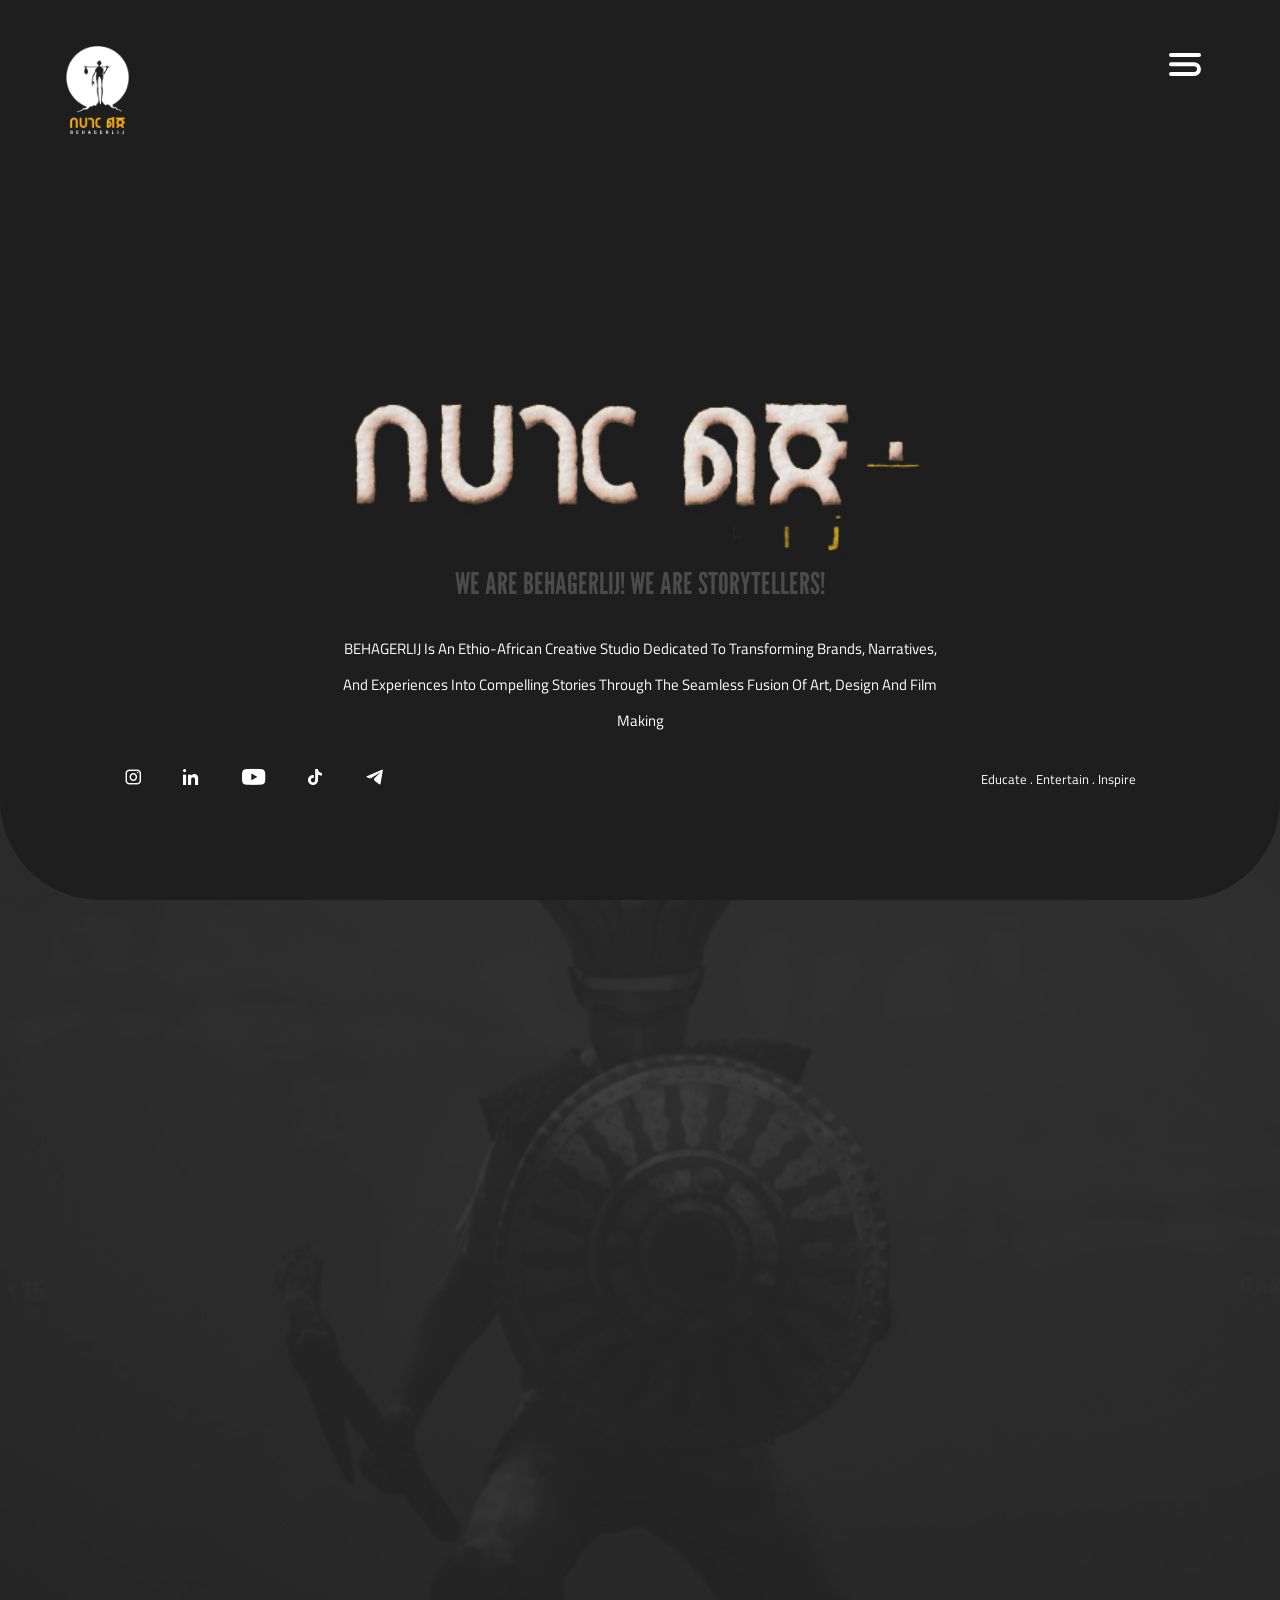
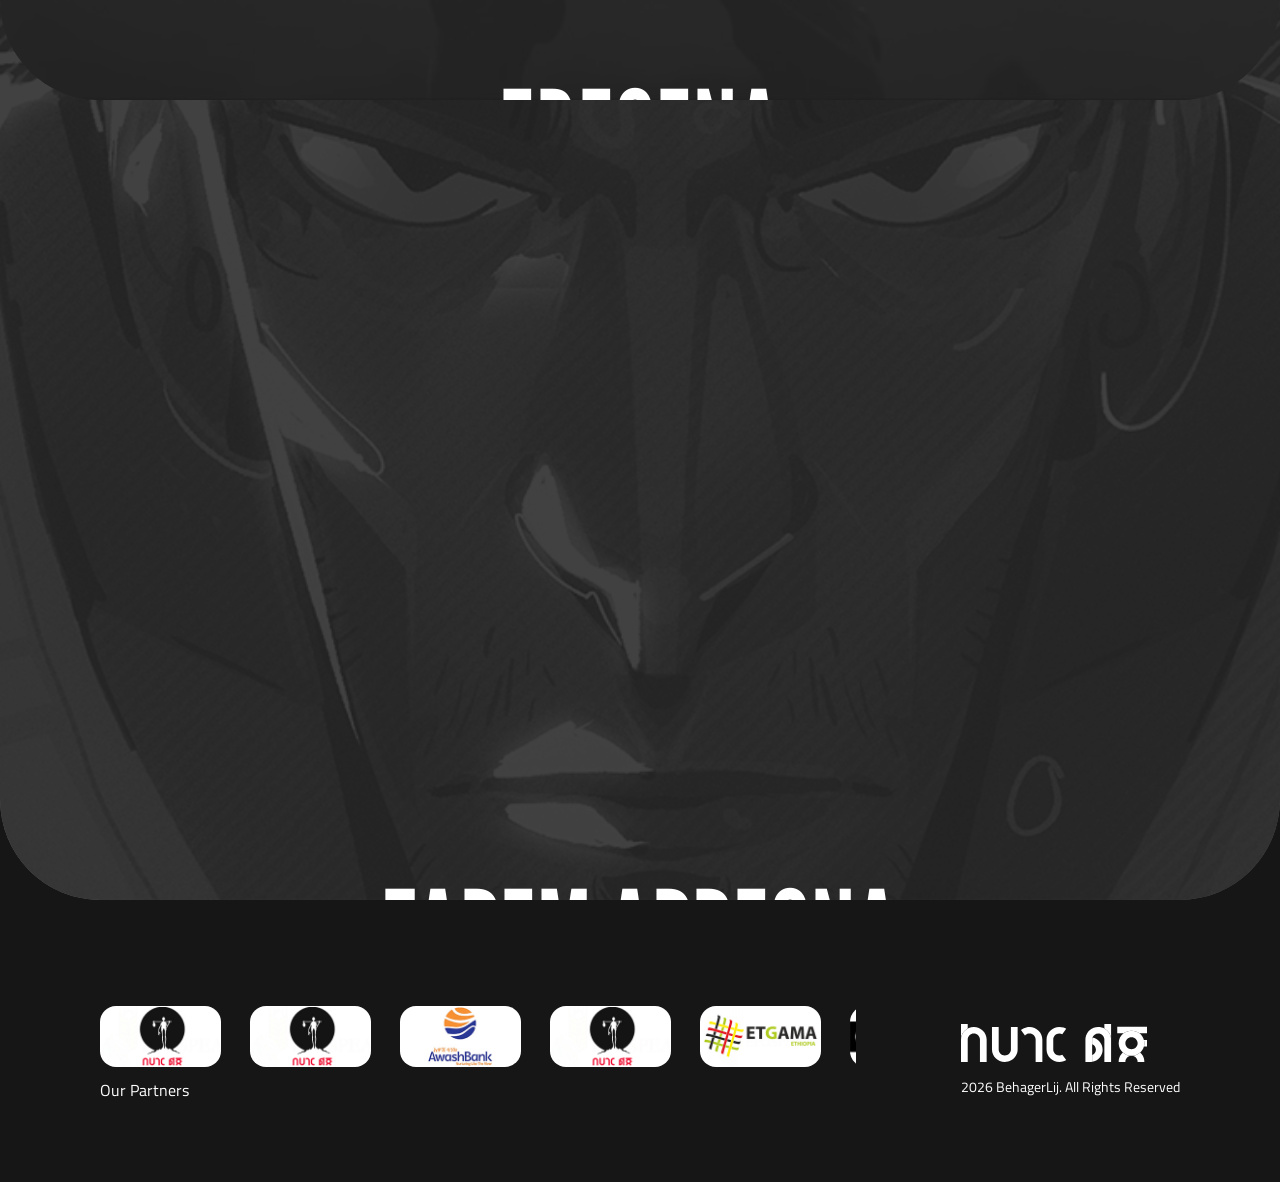
<file: index.html>
﻿<!DOCTYPE HTML>
<html>

<head>
  <title>behagerlij</title>
  <meta charset="utf-8" />
  <meta name="viewport" content="width=device-width, initial-scale=1, user-scalable=no" />
  <link rel="stylesheet" href="assets/css/main.css" />
  <link rel="stylesheet" href="assets/css/fonts.css" />
  <noscript>
    <link rel="stylesheet" href="assets/css/noscript.css" />
  </noscript>
</head>

<body class="landing is-preload">

  <!-- Page Wrapper -->
  <div id="page-wrapper" class="page">
    <header id="header" class="alt">
      <a href="index.html"><img src="images/bllogo.png" alt="" /></a>

      <nav id="nav">
        <ul>
          <li class="special">
            <!-- Hamburger Menu Toggle -->
            <a href="#menu" class="menuToggle" aria-label="Menu Toggle">
              <!-- Open Menu Icon (Hamburger) -->
              <svg class="menu-icon" width="32" height="23" viewBox="0 0 32 23" fill="none"
                xmlns="http://www.w3.org/2000/svg">
                <path
                  d="M2 2H30M2 11.2121H25.1061C27.8089 11.2121 30 13.4032 30 16.1061V16.1061C30 18.8089 27.8089 21 25.1061 21H2"
                  stroke="white" stroke-width="4" stroke-linecap="round" />
              </svg>
            </a>

            <!-- Fullscreen Menu -->
            <div id="menu">
              <!-- Custom Close Button -->
              <a href="#" class="close" aria-label="Close Menu">
                <svg width="31" height="29" viewBox="0 0 31 29" fill="none" xmlns="http://www.w3.org/2000/svg">
                  <path
                    d="M28.0389 2.03888L21.6587 8.41908C18.5345 11.5433 18.5345 16.6086 21.6587 19.7328L28.0389 26.113M2.11426 26.1138L8.49445 19.7337C11.6186 16.6095 11.6187 11.5441 8.49446 8.41994L2.11426 2.03974"
                    stroke="white" stroke-width="4" stroke-linecap="round" stroke-linejoin="round" />
                </svg>
              </a>

              <!-- Menu Content -->
              <div class="menu-container">
                <div class="menu-content">
                  <div class="menu-column left-column">
                    <h2><a href="index.html"><span>01/</span> Our Works</a></h2>
                    <h2><a href="about.html"><span>02/</span> About Us</a></h2>
                    <h2><a href="blog.html"><span>03/</span> Blog</a></h2>
                    <h2 class="menu-item-disabled"><a href="#"><span>04/</span> Shop</a></h2>
                  </div>
                  <div class="menu-column right-column">
                    <div class="footer-img-stack">
                    <img src="assets/footer-group.svg" alt="" class="footer-group">
                    <img src="assets/footer-vector.svg" alt="" class="footer-vector">
                  </div>
                    <div class="contact-info">
                      <h2>Phone</h2>
                      <p>+251 913 6164 66 <br>+251 923 5005 82</p>
                      <h2>Email</h2>
                      <p>behagerlij@gmail.com</p>
                      <h2>Follow us</h2>
                      <div class="social-media-icons-menu">
                        <a href="#" class="icon"><i class="icon-instagram"></i></a>
                        <a href="#" class="icon"><i class="icon-linkdin"></i></a>
                        <a href="#" class="icon"><i class="icon-youtube"></i></a>
                        <a href="#" class="icon"><i class="icon-tiktok"></i></a>
                        <a href="#" class="icon"><i class="icon-telegram"></i></a>
                      </div>
                    </div>
                  </div>
                </div>
              </div>
            </div>
          </li>
        </ul>
      </nav>
    </header>


    <div class="banner-container" style="background-image: url('images/landing.jpg');">
      <!-- Add a sticky div for social media icon and text -->
      <div class="sticky-container">
        <div class="social-media-icons">
          <a href="#" class="icon iconp"><i class="icon-instagram"></i></a>
          <a href="#" class="icon iconp"><i class="icon-linkdin"></i></a>
          <a href="#" class="icon iconp"><i class="icon-youtube"></i></a>
          <a href="#" class="icon iconp"><i class="icon-tiktok"></i></a>
          <a href="#" class="icon iconp"><i class="icon-telegram"></i></a>
        </div>
        <div class="text-center">
          <h1>WE ARE BEHAGERLIJ! WE ARE STORYTELLERS!<br><br>
            <span>
              BEHAGERLIJ is an Ethio-African creative studio dedicated to transforming brands, narratives, and experiences
              into compelling stories through the seamless fusion of art, design and film making
            </span>
          </h1>
        </div>
        <div class="text">Educate . Entertain . Inspire</div>
      </div>
      <!-- Banner -->
      <!-- <section id="banner">
        <a href="#one" class="more scrolly">

          <svg width="33" height="33" viewBox="0 0 33 33" fill="none" xmlns="http://www.w3.org/2000/svg">
            <rect class="jelly-shape" x="2.4563" y="2.86816" width="27.9723" height="27.9723" rx="13.98615"
              stroke="#FCB017" stroke-width="4" />
          </svg>
        </a>

      </section> -->
    </div>

    <!-- One -->
    <section id="one" class="wrapper style1 special">
      <div class="grid">
        <figure class="effect-goliath">
          <a href="" data-lightbox="image"> <img src="images/Poster 1.png"></a>
          <svg width="140" height="42" viewBox="0 0 140 42" fill="none" xmlns="http://www.w3.org/2000/svg">
            <path
              d="M69.6429 2V11.6429C69.6429 16.0611 73.2246 19.6429 77.6429 19.6429H137.29M69.6429 40L69.6429 30.3571C69.6429 25.9389 66.0611 22.3571 61.6429 22.3571L2 22.3571"
              stroke="#FCB017" id="myPath" stroke-width="4" stroke-linecap="round" stroke-linejoin="round" />
          </svg>
          <h2>Edegena</h2>
          <p>International Award winning animated short</p>
        </figure>
      </div>
    </section>
    <!-- One -->
    <section id="two" class="wrapper style2 special">
      <div class="grid">
        <figure class="effect-goliath">
          <a href="" data-lightbox="image"><img src="images/01.jpg"></a>
          <svg width="140" height="42" viewBox="0 0 140 42" fill="none" xmlns="http://www.w3.org/2000/svg">
            <path
              d="M69.6429 2V11.6429C69.6429 16.0611 73.2246 19.6429 77.6429 19.6429H137.29M69.6429 40L69.6429 30.3571C69.6429 25.9389 66.0611 22.3571 61.6429 22.3571L2 22.3571"
              stroke="#FCB017" id="myPath" stroke-width="4" stroke-linecap="round" stroke-linejoin="round" />
          </svg>
          <h2>ZAREM ARBEGNA</h2>
          <p>International Award winning animated short</p>
        </figure>
      </div>
    </section>

    <!-- Footer -->
    <footer id="footer">
      <section id="cliensst" class="container clearfix">

        <!--/ Testimonials element - .ts-pt-testimonials-->

        <!-- Separator for testimonials-partners elements -->
        <div class="testimonials-partners__separator clearfix">
        </div>
        <!--/ Separator for testimonials-partners elements -->

        <!-- Partners element -->
        <div class="ts-pt-partners ts-pt-partners--y-title clearfix">


          <!-- Partners carousel wrapper -->
          <div class="ts-pt-partners__carousel-wrapper">
            <div class="ts-pt-partners__carousel">


              <!-- Item #1 -->
              <div class="ts-pt-partners__carousel-item">
                <!-- Partner image link -->
                <a class="ts-pt-partners__link" href="#" target="_self" title="">
                  <!-- Image -->
                  <img class="ts-pt-partners__img" src="images/behagerlij.jpg" alt="" title="" />
                  <!--/ Image -->
                </a>
                <!--/ Partner image link -->
              </div>
              <!--/ Item #1 -->
              <!-- Item #1 -->
              <div class="ts-pt-partners__carousel-item">
                <!-- Partner image link -->
                <a class="ts-pt-partners__link" href="#" target="_self" title="">
                  <!-- Image -->
                  <img class="ts-pt-partners__img" src="images/behagerlij.jpg" alt="" title="" />
                  <!--/ Image -->
                </a>
                <!--/ Partner image link -->
              </div>
              <!--/ Item #1 -->
              <!-- Item #1 -->
              <div class="ts-pt-partners__carousel-item">
                <!-- Partner image link -->
                <a class="ts-pt-partners__link" href="#" target="_self" title="">
                  <!-- Image -->
                  <img class="ts-pt-partners__img" src="images/awash.jpg" alt="" title="" />
                  <!--/ Image -->
                </a>
                <!--/ Partner image link -->
              </div>
              <!--/ Item #1 -->
              <!-- Item #1 -->
              <div class="ts-pt-partners__carousel-item">
                <!-- Partner image link -->
                <a class="ts-pt-partners__link" href="#" target="_self" title="">
                  <!-- Image -->
                  <img class="ts-pt-partners__img" src="images/behagerlij.jpg" alt="" title="" />
                  <!--/ Image -->
                </a>
                <!--/ Partner image link -->
              </div>
              <!--/ Item #1 -->
              <!-- Item #1 -->
              <div class="ts-pt-partners__carousel-item">
                <!-- Partner image link -->
                <a class="ts-pt-partners__link" href="#" target="_self" title="">
                  <!-- Image -->
                  <img class="ts-pt-partners__img" src="images/etigama.jpg" alt="" title="" />
                  <!--/ Image -->
                </a>
                <!--/ Partner image link -->
              </div>
              <!--/ Item #1 -->
              <!-- Item #1 -->
              <div class="ts-pt-partners__carousel-item">
                <!-- Partner image link -->
                <a class="ts-pt-partners__link" href="#" target="_self" title="">
                  <!-- Image -->
                  <img class="ts-pt-partners__img" src="images/canal-.jpg" alt="" title="" />
                  <!--/ Image -->
                </a>
                <!--/ Partner image link -->
              </div>
              <!--/ Item #1 -->
              <!-- Item #1 -->
              <div class="ts-pt-partners__carousel-item">
                <!-- Partner image link -->
                <a class="ts-pt-partners__link" href="#" target="_self" title="">
                  <!-- Image -->
                  <img class="ts-pt-partners__img" src="images/awaqi.jpg" alt="" title="" />
                  <!--/ Image -->
                </a>
                <!--/ Partner image link -->
              </div>
              <!--/ Item #1 -->
              <!-- Item #1 -->
              <div class="ts-pt-partners__carousel-item">
                <!-- Partner image link -->
                <a class="ts-pt-partners__link" href="#" target="_self" title="">
                  <!-- Image -->
                  <img class="ts-pt-partners__img" src="images/awash.jpg" alt="" title="" />
                  <!--/ Image -->
                </a>
                <!--/ Partner image link -->
              </div>
              <!--/ Item #1 -->



            </div>
            <!-- Title -->
            <div class="ts-pt-partners__title">
              Our Partners
            </div>
            <!--/ .ts-pt-partners__carousel -->
          </div>
          <!--/ Partners carousel wrapper -->
          <div class="right-footer">
            <div class="footer-img-stack">
              <img src="assets/footer-group.svg" alt="footer-group" class="footer-group">
              <img src="assets/footer-vector.svg" alt="footer-vector" class="footer-vector">
            </div>
            <h1><span class="footer-year"></span> BehagerLij. All Rights Reserved</h1>

          </div>

          <!--/ Title -->

        </div>
        <!--/ Partners element - .ts-pt-partners -->


      </section>

    </footer>
  </div>
  <script src="assets/js/jquery.min.js"></script>
  <script src="assets/js/jquery.scrollex.min.js"></script>
  <script src="assets/js/jquery.scrolly.min.js"></script>
  <script src="assets/js/browser.min.js"></script>
  <script src="assets/js/breakpoints.min.js"></script>
  <script src="assets/js/util.js"></script>
  <script src="assets/js/main.js"></script>
  <script src="assets/js/jquery.carouFredSel-packed.js"></script>
  <script src="assets/js/kl-partners-carousel.js"></script>
  <script>
    $(document).ready(function () {
      var $stickyContainer = $('.sticky-container');
      var lastScrollTop = 0; // Store the last scroll position

      // Function to check scroll direction
      $(window).on('scroll', function () {
        var scrollTop = $(this).scrollTop();

        if (scrollTop > lastScrollTop) {
          // Scrolling down - fade out the sticky container
          $stickyContainer.css('opacity', '0');
        } else {
          // Scrolling up - fade in the sticky container
          $stickyContainer.css('opacity', '1');
        }
        lastScrollTop = scrollTop;
      });
    });
  </script>

</body>

</html>
</file>
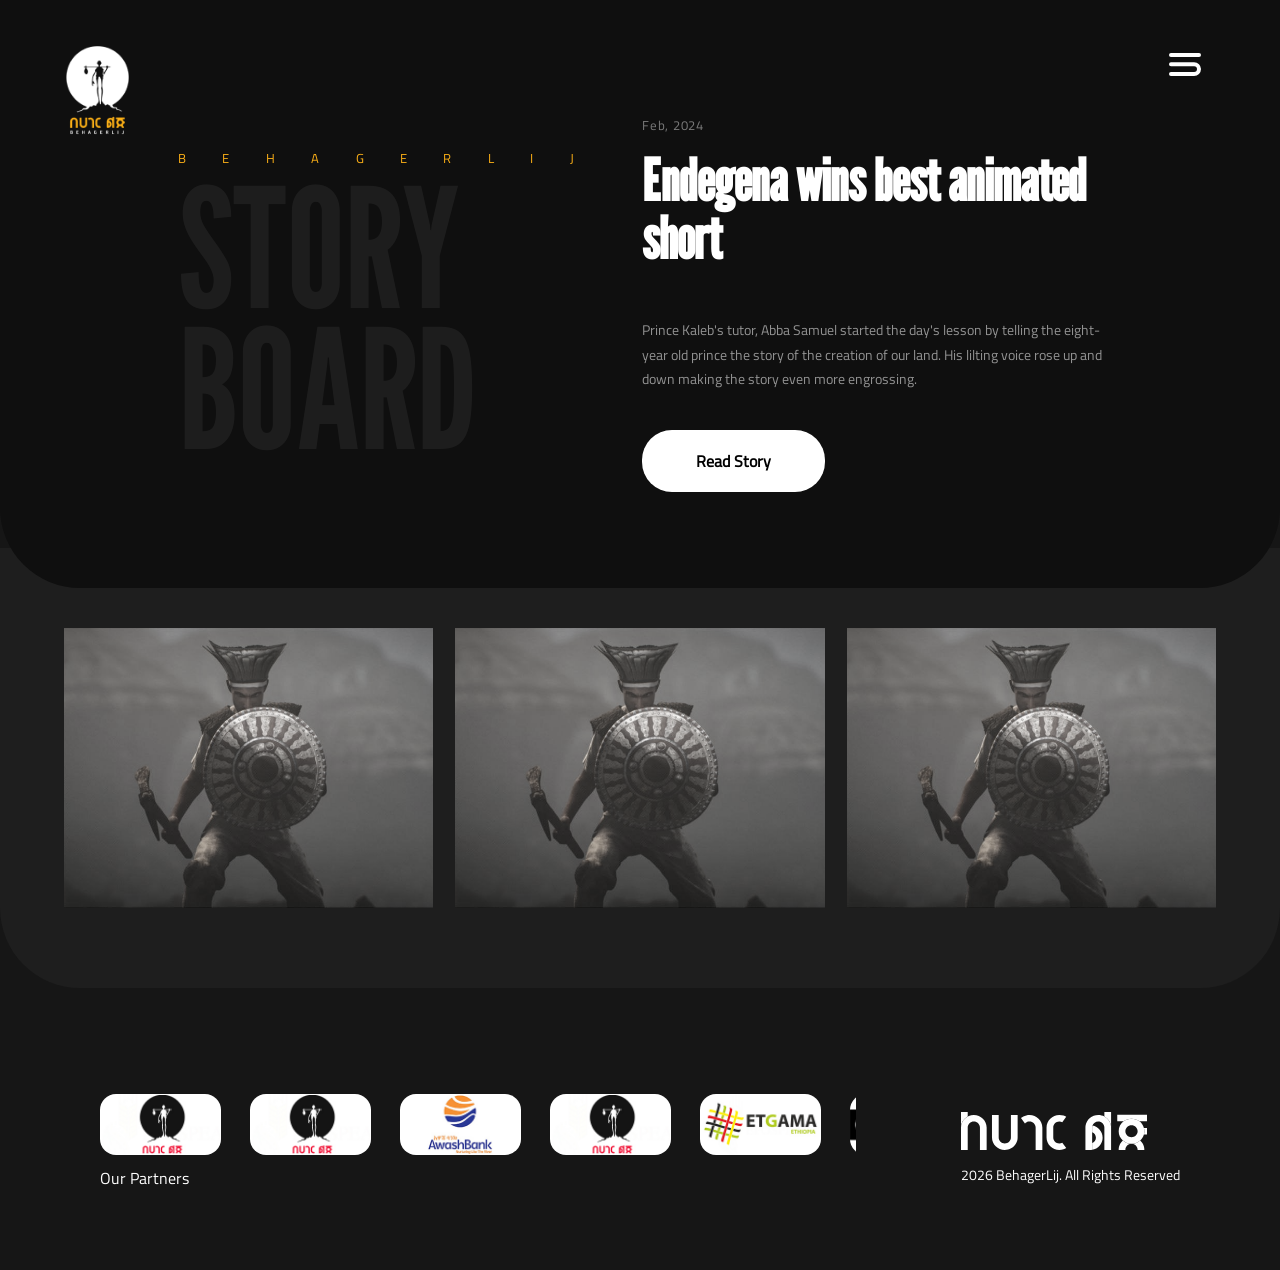
<file: about.html>
﻿<!doctype html>
<html>
  <head>
    <title>About Us - Behagerlij</title>
    <meta charset="utf-8" />
    <meta
      name="viewport"
      content="width=device-width, initial-scale=1, user-scalable=no"
    />
    <link rel="stylesheet" href="assets/css/main.css" />
    <link rel="stylesheet" href="assets/css/fonts.css" />
    <noscript
      ><link rel="stylesheet" href="assets/css/noscript.css"
    /></noscript>
  </head>
  <body class="landing is-preload">
    <!-- Page Wrapper -->
    <div id="page-wrapper">
      <!-- Header — no inline style, keeps position:fixed from CSS -->
      <header id="header" class="alt">
        <a href="index.html"><img src="images/bllogo.png" alt="" /></a>

        <nav id="nav">
          <ul>
            <li class="special">
              <a href="#menu" class="menuToggle" aria-label="Menu Toggle">
                <svg
                  class="menu-icon"
                  width="32"
                  height="23"
                  viewBox="0 0 32 23"
                  fill="none"
                  xmlns="http://www.w3.org/2000/svg"
                >
                  <path
                    d="M2 2H30M2 11.2121H25.1061C27.8089 11.2121 30 13.4032 30 16.1061V16.1061C30 18.8089 27.8089 21 25.1061 21H2"
                    stroke="white"
                    stroke-width="4"
                    stroke-linecap="round"
                  />
                </svg>
              </a>

              <div id="menu">
                <a href="#" class="close" aria-label="Close Menu">
                  <svg
                    width="31"
                    height="29"
                    viewBox="0 0 31 29"
                    fill="none"
                    xmlns="http://www.w3.org/2000/svg"
                  >
                    <path
                      d="M28.0389 2.03888L21.6587 8.41908C18.5345 11.5433 18.5345 16.6086 21.6587 19.7328L28.0389 26.113M2.11426 26.1138L8.49445 19.7337C11.6186 16.6095 11.6187 11.5441 8.49446 8.41994L2.11426 2.03974"
                      stroke="white"
                      stroke-width="4"
                      stroke-linecap="round"
                      stroke-linejoin="round"
                    />
                  </svg>
                </a>

                <div class="menu-container">
                  <div class="menu-content">
                    <div class="menu-column left-column">
                      <h2>
                        <a href="index.html"><span>01/</span> Our Works</a>
                      </h2>
                      <h2>
                        <a href="about.html"><span>02/</span> About Us</a>
                      </h2>
                      <h2>
                        <a href="blog.html"><span>03/</span> Blog</a>
                      </h2>
                      <h2 class="menu-item-disabled">
                        <a href="#"><span>04/</span> Shop</a>
                      </h2>
                    </div>
                    <div class="menu-column right-column">
                      <div class="footer-img-stack">
                    <img src="assets/footer-group.svg" alt="" class="footer-group">
                    <img src="assets/footer-vector.svg" alt="" class="footer-vector">
                  </div>
                      <div class="contact-info">
                        <h2>Phone</h2>
                        <p>+251 913 6164 66 <br />+251 923 5005 82</p>
                        <h2>Email</h2>
                        <p>behagerlij@gmail.com</p>
                        <h2>Follow us</h2>
                        <div class="social-media-icons-menu">
                          <a href="#" class="icon"
                            ><i class="icon-instagram"></i
                          ></a>
                          <a href="#" class="icon"
                            ><i class="icon-linkdin"></i
                          ></a>
                          <a href="#" class="icon"
                            ><i class="icon-youtube"></i
                          ></a>
                          <a href="#" class="icon"
                            ><i class="icon-tiktok"></i
                          ></a>
                          <a href="#" class="icon"
                            ><i class="icon-telegram"></i
                          ></a>
                        </div>
                      </div>
                    </div>
                  </div>
                </div>
              </div>
            </li>
          </ul>
        </nav>
      </header>

      <!-- About Hero -->
      <section class="about-hero">
        <!-- Left column: brand text directly above watermark, same width -->
        <div class="about-hero-left">
          <span class="about-brand-header">BEHAGERLIJ</span>
          <div class="about-watermark">STORY<br />BOARD</div>
        </div>

        <!-- Right column: content -->
        <div class="about-hero-content">
          <p class="about-date">Feb, 2024</p>
          <h1>Endegena wins best animated short</h1>
          <p class="about-desc">
            Prince Kaleb's tutor, Abba Samuel started the day's lesson by
            telling the eight-year old prince the story of the creation of our
            land. His lilting voice rose up and down making the story even more
            engrossing.
          </p>
          <a href="#" class="read-more-btn">
            <span>Read Story</span>
            <svg
              width="95"
              height="21"
              viewBox="0 0 95 21"
              fill="none"
              xmlns="http://www.w3.org/2000/svg"
            >
              <path
                d="M86.5952 2.45489L90.4988 6.35852C92.842 8.70167 92.842 12.5007 90.4988 14.8438L88.465 16.8776C87.331 18.0117 85.7901 18.6445 84.1863 18.6348L2.00042 18.1399"
                stroke="#FCB017"
                id="pathbtn"
                stroke-width="4"
                stroke-linecap="round"
                stroke-linejoin="round"
              />
            </svg>
          </a>
        </div>
      </section>

      <!-- Video Modal -->
      <div id="videoModal" class="modal">
        <div class="modal-content">
          <a href="#close" class="close">&times;</a>
          <iframe
            width="100%"
            height="315"
            src="https://www.youtube.com/embed/eqhPt0w56AQ?si=e_PCHmzU-qoI8dis"
            title="YouTube video player"
            frameborder="0"
            allow="
              accelerometer;
              autoplay;
              clipboard-write;
              encrypted-media;
              gyroscope;
              picture-in-picture;
              web-share;
            "
            referrerpolicy="strict-origin-when-cross-origin"
            allowfullscreen
          ></iframe>
        </div>
      </div>

      <!-- Storyboard Panels — rounded all sides, ends before footer -->
      <section class="storyboard-section">
        <div class="storyboard-panels">
          <div class="storyboard-panel-wrap">
            <figure class="about-panel-figure">
              <img src="images/Poster 1.png" alt="Storyboard panel 1" />
            </figure>
          </div>
          <div class="storyboard-panel-wrap">
            <figure class="about-panel-figure">
              <img src="images/Poster 1.png" alt="Storyboard panel 2" />
            </figure>
          </div>
          <div class="storyboard-panel-wrap">
            <figure class="about-panel-figure">
              <img src="images/Poster 1.png" alt="Storyboard panel 3" />
            </figure>
          </div>
        </div>
      </section>

            <!-- Footer -->
      <footer id="footer">
        <section id="cliensst" class="container clearfix">
          <div class="testimonials-partners__separator clearfix"></div>
          <div class="ts-pt-partners ts-pt-partners--y-title clearfix">
            <div class="ts-pt-partners__carousel-wrapper">
              <div class="ts-pt-partners__carousel">
                <div class="ts-pt-partners__carousel-item">
                  <a class="ts-pt-partners__link" href="#" target="_self" title="">
                    <img class="ts-pt-partners__img" src="images/behagerlij.jpg" alt="" title="" />
                  </a>
                </div>
                <div class="ts-pt-partners__carousel-item">
                  <a class="ts-pt-partners__link" href="#" target="_self" title="">
                    <img class="ts-pt-partners__img" src="images/behagerlij.jpg" alt="" title="" />
                  </a>
                </div>
                <div class="ts-pt-partners__carousel-item">
                  <a class="ts-pt-partners__link" href="#" target="_self" title="">
                    <img class="ts-pt-partners__img" src="images/awash.jpg" alt="" title="" />
                  </a>
                </div>
                <div class="ts-pt-partners__carousel-item">
                  <a class="ts-pt-partners__link" href="#" target="_self" title="">
                    <img class="ts-pt-partners__img" src="images/behagerlij.jpg" alt="" title="" />
                  </a>
                </div>
                <div class="ts-pt-partners__carousel-item">
                  <a class="ts-pt-partners__link" href="#" target="_self" title="">
                    <img class="ts-pt-partners__img" src="images/etigama.jpg" alt="" title="" />
                  </a>
                </div>
                <div class="ts-pt-partners__carousel-item">
                  <a class="ts-pt-partners__link" href="#" target="_self" title="">
                    <img class="ts-pt-partners__img" src="images/canal-.jpg" alt="" title="" />
                  </a>
                </div>
                <div class="ts-pt-partners__carousel-item">
                  <a class="ts-pt-partners__link" href="#" target="_self" title="">
                    <img class="ts-pt-partners__img" src="images/awaqi.jpg" alt="" title="" />
                  </a>
                </div>
                <div class="ts-pt-partners__carousel-item">
                  <a class="ts-pt-partners__link" href="#" target="_self" title="">
                    <img class="ts-pt-partners__img" src="images/awash.jpg" alt="" title="" />
                  </a>
                </div>
              </div>
              <div class="ts-pt-partners__title">Our Partners</div>
            </div>
            <div class="right-footer">
              <div class="footer-img-stack">
                <img src="assets/footer-group.svg" alt="footer-group" class="footer-group">
                <img src="assets/footer-vector.svg" alt="footer-vector" class="footer-vector">
              </div>
              <h1><span class="footer-year"></span> BehagerLij. All Rights Reserved</h1>
            </div>
          </div>
        </section>
      </footer>
    </div>

    <script src="assets/js/jquery.min.js"></script>
    <script src="assets/js/jquery.scrollex.min.js"></script>
    <script src="assets/js/jquery.scrolly.min.js"></script>
    <script src="assets/js/browser.min.js"></script>
    <script src="assets/js/breakpoints.min.js"></script>
    <script src="assets/js/util.js"></script>
    <script src="assets/js/main.js"></script>
    <script src="assets/js/jquery.carouFredSel-packed.js"></script>
    <script src="assets/js/kl-partners-carousel.js"></script>
  </body>
</html>
</file>
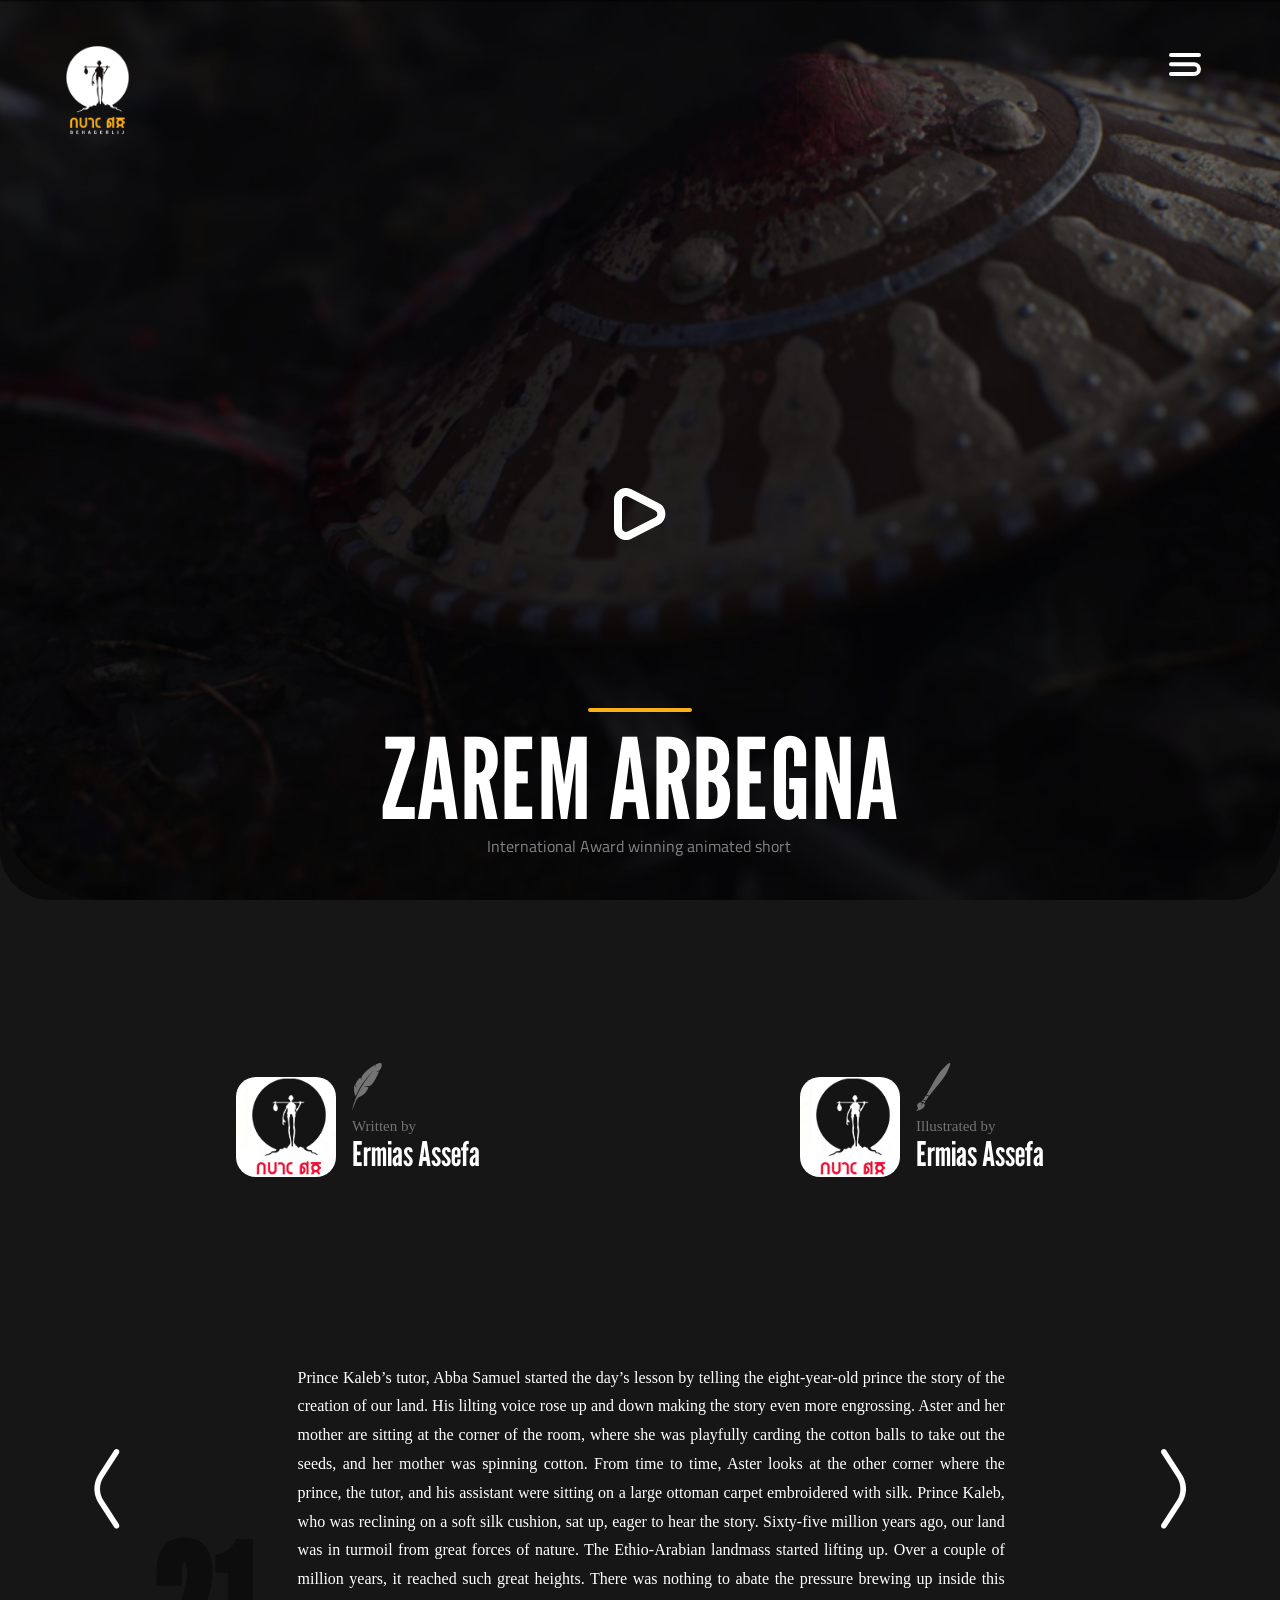
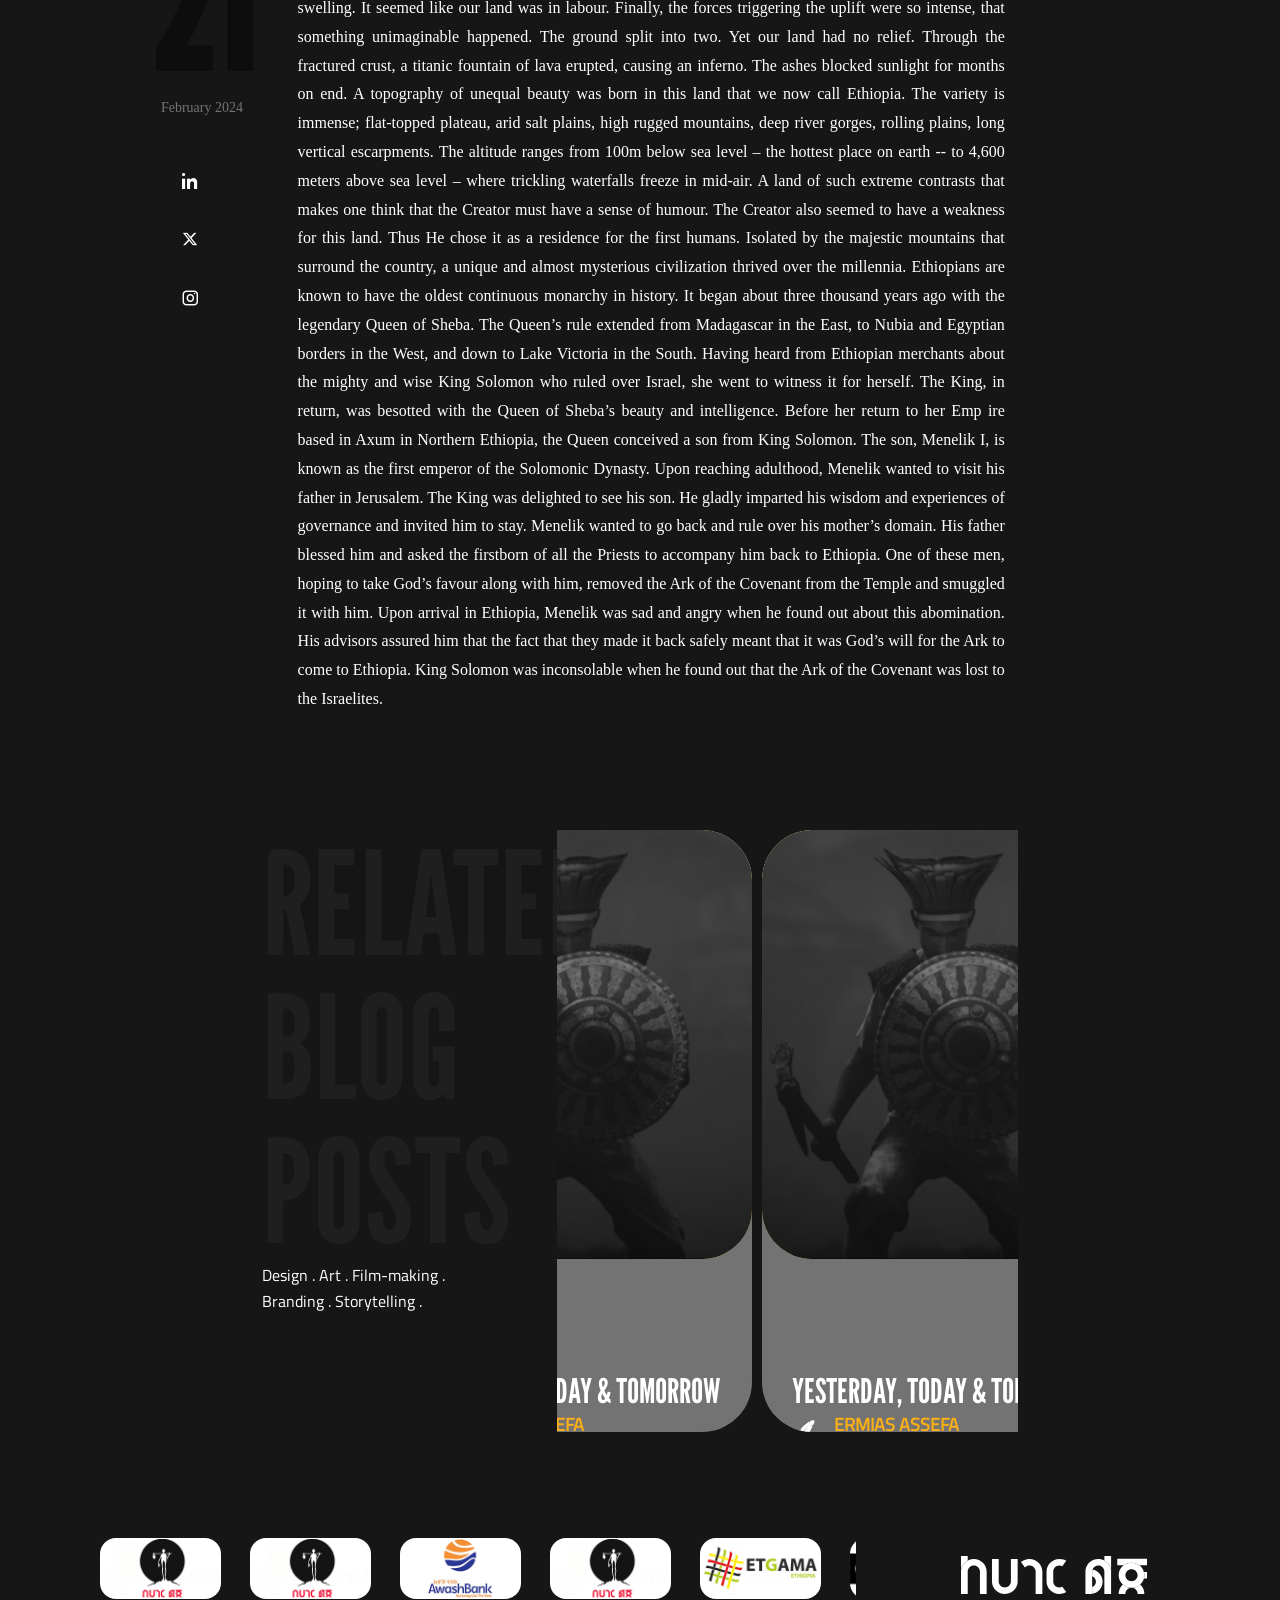
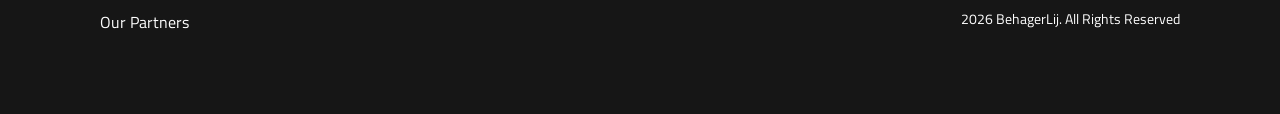
<file: blog-detail.html>
﻿<!DOCTYPE HTML>
<html>
<head>
    <title>Blog Detail</title>
    <meta charset="utf-8" />
    <meta name="viewport" content="width=device-width, initial-scale=1, user-scalable=no" />
    <link rel="stylesheet" href="assets/css/main.css" />
    <link rel="stylesheet" href="assets/css/fonts.css" />


<!-- Include jQuery -->
<script src="https://code.jquery.com/jquery-3.6.0.min.js"></script>

<!-- Include Owl Carousel CSS -->
<link rel="stylesheet" href="https://cdnjs.cloudflare.com/ajax/libs/OwlCarousel2/2.3.4/assets/owl.carousel.min.css">

<!-- Include Owl Carousel Theme CSS (optional) -->
<link rel="stylesheet" href="https://cdnjs.cloudflare.com/ajax/libs/OwlCarousel2/2.3.4/assets/owl.theme.default.min.css">

<!-- Include Owl Carousel JS -->
<script src="https://cdnjs.cloudflare.com/ajax/libs/OwlCarousel2/2.3.4/owl.carousel.min.js"></script>


    <noscript><link rel="stylesheet" href="assets/css/noscript.css" /></noscript>
</head>
<body class="landing is-preload">

<!-- Page Wrapper -->
<div id="page-wrapper">
   <!-- Header -->
   <header id="header" class="alt">
    <a href="index.html"><img src="images/bllogo.png" alt="" /></a>

    <nav id="nav">
        <ul>
            <li class="special">
                <a href="#menu" class="menuToggle" aria-label="Menu Toggle">
                        <svg class="menu-icon" width="32" height="23" viewBox="0 0 32 23" fill="none" xmlns="http://www.w3.org/2000/svg">
                            <path d="M2 2H30M2 11.2121H25.1061C27.8089 11.2121 30 13.4032 30 16.1061V16.1061C30 18.8089 27.8089 21 25.1061 21H2" stroke="white" stroke-width="4" stroke-linecap="round"/>
                        </svg>
                    </a>
                <div id="menu">
                    <div class="menu-container">
                        <div class="menu-content">
                            <div class="menu-column left-column">
                                <h2><a href="index.html"><span>01/</span> Our Works</a></h2>
                                <h2><a href="about.html"><span>02/</span> About Us</a></h2>
                                <h2><a href="blog.html"><span>03/</span> Blog</a></h2>
                                <h2 class="menu-item-disabled"><a href="#"><span>04/</span> Shop</a></h2>
                            </div>
                            <div class="menu-column right-column">
                                <div class="footer-img-stack">
                    <img src="assets/footer-group.svg" alt="" class="footer-group">
                    <img src="assets/footer-vector.svg" alt="" class="footer-vector">
                  </div>
                                <div class="contact-info">
                                    <h2>Phone</h2>
                                    <p>+251 913 6164 66 <br>+251 923 5005 82</p>
                                    <h2>Email</h2>
                                    <p>behagerlij@gmail.com</p>
                                    <h2>Follow us</h2>
                                    <div class="social-media-icons-menu">
                                        <a href="#" class="icon"><i class="icon-instagram"></i></a>
                                        <a href="#" class="icon"><i class="icon-linkdin"></i></a>
                                        <a href="#" class="icon"><i class="icon-youtube"></i></a>
                                        <a href="#" class="icon"><i class="icon-tiktok"></i></a>
                                        <a href="#" class="icon"><i class="icon-telegram"></i></a>
                                    </div>
                                </div>
                            </div>
                        </div>
                    </div>
                </div>
            </li>
        </ul>
    </nav>
    
    
    
</header>

    <!-- Blog Section -->
    <section class="blog-section" style="background-image: url('images/bl.png');">           
        <div class="overlay">
            <div class="bl-description2">
                <div class="svg-holder">
                    <svg width="52" height="52" viewBox="0 0 52 52" fill="none" xmlns="http://www.w3.org/2000/svg">
                        <path d="M43.0074 18.8717L15.6314 4.92543C10.3089 2.21397 4 6.08038 4 12.0538V39.9463C4 45.9196 10.3089 49.786 15.6314 47.0746L43.0074 33.1283C48.8322 30.161 48.8322 21.839 43.0074 18.8717Z" stroke="white" stroke-width="8" stroke-linejoin="round"/>
                    </svg>
                </div>
                <hr class="blseparator">
                <h1 class="bltitle">ZAREM ARBEGNA</h1>
                <p class="bldescription2">International Award winning animated short</p>
            </div>
        </div>
    </section>

    <!-- Blog Main Section -->
    <section id="blog-main">
        <div class="centered-container">
            <div class="left-div">
                <div class="image-icon-container">
                    <img src="images/behagerlij.jpg" class="imageb">
                    <div class="linksb">
                        <i class="icon-written"></i>
                        <a href="#">Written by</a>
                        <p>Ermias Assefa</p>
                    </div>
                </div>
            </div>
            <div class="right-div">
                <div class="image-icon-container">
                    <img src="images/behagerlij.jpg" class="imageb">
                    <div class="linksb">
                        <i class="icon-Vector-3"></i>
                        <a href="#">Illustrated by</a>
                        <p>Ermias Assefa</p>
                    </div>
                </div>
            </div>
        </div>
  
        <div class="centered-container">
            <div class="left-div2">
                <div class="dateb">
                    <h1>21</h1>
                    <span>February 2024</span>
                </div>
                <div class="arrow-container2">
                    <div class="arrow left-arrow icon-arrow-l" onclick=""></div>
                    <div class="arrow right-arrow icon-arrow-r" onclick=""></div>
                </div>
                <div class="social-media-iconsb">
                    <a href="#"><i class="icon-linkdin"></i></a>
                    <a href="#"><i class="icon-twitter"></i></a>
                    <a href="#"><i class="icon-instagram"></i></a>
                </div>
            </div>
            <div class="right-div2">
                <h1>
                    Prince Kaleb’s tutor, Abba Samuel started the day’s lesson by telling the eight-year-old prince the story of the creation of our land. His lilting voice rose up and down making the story even more engrossing. 
                    Aster and her mother are sitting at the corner of the room, where she was playfully carding the cotton balls to take out the seeds, and her mother was spinning cotton. From time to time, Aster looks at the other corner where the prince, the tutor, and his assistant were sitting on a large ottoman carpet embroidered with silk. Prince Kaleb, who was reclining on a soft silk cushion, sat up, eager to hear the story. 
                    Sixty-five million years ago, our land was in turmoil from great forces of nature. The Ethio-Arabian landmass started lifting up. Over a couple of million years, it reached such great heights. There was nothing to abate the pressure brewing up inside this swelling. It seemed like our land was in labour. Finally, the forces triggering the uplift were so intense, that something unimaginable happened. The ground split into two. Yet our land had no relief. Through the fractured crust, a titanic fountain of lava erupted, causing an inferno. The ashes blocked sunlight for months on end.
                    A topography of unequal beauty was born in this land that we now call Ethiopia. The variety is immense; flat-topped plateau, arid salt plains, high rugged mountains, deep river gorges, rolling plains, long vertical escarpments. The altitude ranges from 100m below sea level – the hottest place on earth -- to 4,600 meters above sea level – where trickling waterfalls freeze in mid-air. A land of such extreme contrasts that makes one think that the Creator must have a sense of humour.
                    The Creator also seemed to have a weakness for this land. Thus He chose it as a residence for the first humans. Isolated by the majestic mountains that surround the country, a unique and almost mysterious civilization thrived over the millennia. Ethiopians are known to have the oldest continuous monarchy in history. It began about three thousand years ago with the legendary Queen of Sheba.
                    The Queen’s rule extended from Madagascar in the East, to Nubia and Egyptian borders in the West, and down to Lake Victoria in the South. Having heard from Ethiopian merchants about the mighty and wise King Solomon who ruled over Israel, she went to witness it for herself. 
                    The King, in return, was besotted with the Queen of Sheba’s beauty and intelligence. Before her return to her Emp   ire based in Axum in Northern Ethiopia, the Queen conceived a son from King Solomon. The son, Menelik I, is known as the first emperor of the Solomonic Dynasty. Upon reaching adulthood, Menelik wanted to visit his father in Jerusalem. The King was delighted to see his son. He gladly imparted his wisdom and experiences of governance and invited him to stay.
                    Menelik wanted to go back and rule over his mother’s domain. His father blessed him and asked the firstborn of all the Priests to accompany him back to Ethiopia. One of these men, hoping to take God’s favour along with him, removed the Ark of the Covenant from the Temple and smuggled it with him. Upon arrival in Ethiopia, Menelik was sad and angry when he found out about this abomination. His advisors assured him that the fact that they made it back safely meant that it was God’s will for the Ark to come to Ethiopia. King Solomon was inconsolable when he found out that the Ark of the Covenant was lost to the Israelites.
                </h1>
            </div>
        </div>

      <!-- Related Blog Posts Section -->
<div class="blgrid-container2">
    <div class="leftb">
 <div class="blog-title">
        <h1>RELATED BLOG POSTS</h1>
        <p>Design . Art . Film-making . <br> Branding . Storytelling . </p>
    </div>
    </div>
   <div class="rightb">
    <div id="oc-images" class="owl-carousel image-carousel">
      <div class="oc-item">
  <div class="blog-grid blg">
    <div class="grid">
      <figure class="blog-effect-goliath">
        <div class="grid-box"></div>
        <a href="blog-detail.html">
          <img src="images/Poster 1.png" alt="Blog Cover Image">
        </a>
        <svg width="140" height="42" viewBox="0 0 140 42" fill="none">
          <path id="myPath2" d="M69.6429 2V11.6429C69.6429 16.0611 73.2246 19.6429 77.6429 19.6429H137.29M69.6429 40L69.6429 30.3571C69.6429 25.9389 66.0611 22.3571 61.6429 22.3571L2 22.3571" stroke="#FCB017" stroke-width="4" stroke-linecap="round" stroke-linejoin="round"/>
        </svg>
      </figure>
    </div>
    <div class="text-holder">
      <h2><a href="blog-detail.html">Thor God of Thunder</a></h2>
      <h1>
        <a href="#" class="ic-ps"><i class="icon-written2 iconb"></i></a>
        <span class="name">Author Name</span><br>
        <span class="date">Date</span>
      </h1>
    </div>
  </div>
</div>

        <div class="oc-item">
            <div class="blog-grid blg">
                <div class="grid">
                    <figure class="blog-effect-goliath">
                        <div class="grid-box"></div>
                        <a href="" data-lightbox="image"><img src="images/Poster 1.png"></a>
                        <svg width="140" height="42" viewBox="0 0 140 42" fill="none" xmlns="http://www.w3.org/2000/svg">
                            <path d="M69.6429 2V11.6429C69.6429 16.0611 73.2246 19.6429 77.6429 19.6429H137.29M69.6429 40L69.6429 30.3571C69.6429 25.9389 66.0611 22.3571 61.6429 22.3571L2 22.3571" stroke="#FCB017" id="myPath2" stroke-width="4" stroke-linecap="round" stroke-linejoin="round"/>
                        </svg>
                    </figure>
                </div>
                <div class="text-holder">
                    <h2><a href="#"></a>Yesterday, Today & Tomorrow</h2>
                    <h1><a href="#" class="ic-ps"><i class="icon-written2 iconb"></i></a> <span class="name">Ermias Assefa</span><br> <span class="date">June 13, 2023 </span></h1>
                    <svg width="140" height="138" viewBox="0 0 140 138" fill="none" xmlns="http://www.w3.org/2000/svg">
                        <path d="M127.499 50.7505L135.256 58.5071C137.599 60.8502 137.599 64.6492 135.256 66.9923L129.257 72.9915C128.131 74.1167 126.605 74.7489 125.014 74.7489L1.99954 74.7487" stroke="#FCB017" id="myPath21" stroke-width="4" stroke-linecap="round" stroke-linejoin="round"/>
                    </svg>
                </div>
            </div>
    </div>
    <div class="oc-item">
        <div class="blog-grid blg">
            <div class="grid">
                <figure class="blog-effect-goliath">
                    <div class="grid-box"></div>
                    <a href="" data-lightbox="image"><img src="images/Poster 1.png"></a>
                    <svg width="140" height="42" viewBox="0 0 140 42" fill="none" xmlns="http://www.w3.org/2000/svg">
                        <path d="M69.6429 2V11.6429C69.6429 16.0611 73.2246 19.6429 77.6429 19.6429H137.29M69.6429 40L69.6429 30.3571C69.6429 25.9389 66.0611 22.3571 61.6429 22.3571L2 22.3571" stroke="#FCB017" id="myPath2" stroke-width="4" stroke-linecap="round" stroke-linejoin="round"/>
                    </svg>
                </figure>
            </div>
            <div class="text-holder">
                <h2><a href="#"></a>Yesterday, Today & Tomorrow</h2>
                <h1><a href="#" class="ic-ps"><i class="icon-written2 iconb"></i></a> <span class="name">Ermias Assefa</span><br> <span class="date">June 13, 2023 </span></h1>
                <svg width="140" height="138" viewBox="0 0 140 138" fill="none" xmlns="http://www.w3.org/2000/svg">
                    <path d="M127.499 50.7505L135.256 58.5071C137.599 60.8502 137.599 64.6492 135.256 66.9923L129.257 72.9915C128.131 74.1167 126.605 74.7489 125.014 74.7489L1.99954 74.7487" stroke="#FCB017" id="myPath21" stroke-width="4" stroke-linecap="round" stroke-linejoin="round"/>
                </svg>
            </div>
        </div>
</div>
<div class="oc-item">
    <div class="blog-grid blg">
        <div class="grid">
            <figure class="blog-effect-goliath">
                <div class="grid-box"></div>
                <a href="" data-lightbox="image"><img src="images/Poster 1.png"></a>
                <svg width="140" height="42" viewBox="0 0 140 42" fill="none" xmlns="http://www.w3.org/2000/svg">
                    <path d="M69.6429 2V11.6429C69.6429 16.0611 73.2246 19.6429 77.6429 19.6429H137.29M69.6429 40L69.6429 30.3571C69.6429 25.9389 66.0611 22.3571 61.6429 22.3571L2 22.3571" stroke="#FCB017" id="myPath2" stroke-width="4" stroke-linecap="round" stroke-linejoin="round"/>
                </svg>
            </figure>
        </div>
        <div class="text-holder">
            <h2><a href="#"></a>Yesterday, Today & Tomorrow</h2>
            <h1><a href="#" class="ic-ps"><i class="icon-written2 iconb"></i></a> <span class="name">Ermias Assefa</span><br> <span class="date">June 13, 2023 </span></h1>
            <svg width="140" height="138" viewBox="0 0 140 138" fill="none" xmlns="http://www.w3.org/2000/svg">
                <path d="M127.499 50.7505L135.256 58.5071C137.599 60.8502 137.599 64.6492 135.256 66.9923L129.257 72.9915C128.131 74.1167 126.605 74.7489 125.014 74.7489L1.99954 74.7487" stroke="#FCB017" id="myPath21" stroke-width="4" stroke-linecap="round" stroke-linejoin="round"/>
            </svg>
        </div>
    </div>
</div>
<div class="oc-item">
    <div class="blog-grid blg">
        <div class="grid">
            <figure class="blog-effect-goliath">
                <div class="grid-box"></div>
                <a href="" data-lightbox="image"><img src="images/Poster 1.png"></a>
                <svg width="140" height="42" viewBox="0 0 140 42" fill="none" xmlns="http://www.w3.org/2000/svg">
                    <path d="M69.6429 2V11.6429C69.6429 16.0611 73.2246 19.6429 77.6429 19.6429H137.29M69.6429 40L69.6429 30.3571C69.6429 25.9389 66.0611 22.3571 61.6429 22.3571L2 22.3571" stroke="#FCB017" id="myPath2" stroke-width="4" stroke-linecap="round" stroke-linejoin="round"/>
                </svg>
            </figure>
        </div>
        <div class="text-holder">
            <h2><a href="#"></a>Yesterday, Today & Tomorrow</h2>
            <h1><a href="#" class="ic-ps"><i class="icon-written2 iconb"></i></a> <span class="name">Ermias Assefa</span><br> <span class="date">June 13, 2023 </span></h1>
            <svg width="140" height="138" viewBox="0 0 140 138" fill="none" xmlns="http://www.w3.org/2000/svg">
                <path d="M127.499 50.7505L135.256 58.5071C137.599 60.8502 137.599 64.6492 135.256 66.9923L129.257 72.9915C128.131 74.1167 126.605 74.7489 125.014 74.7489L1.99954 74.7487" stroke="#FCB017" id="myPath21" stroke-width="4" stroke-linecap="round" stroke-linejoin="round"/>
            </svg>
        </div>
    </div>
</div>
    </div>
    <script type="text/javascript">jQuery(document).ready(function ($) {
  $("#oc-images").owlCarousel({
    nav: false,
    dots: false,
    autoplay: false,
    autoplayHoverPause: true,
    loop: true,
    margin: 20,
    smartSpeed: 800,
    autoplaySpeed: 800,
    stagePadding: 100,
    slideBy: 1,
    responsive: {
      0: { items: 1, stagePadding: 0 },
      768: { items: 2, stagePadding: 50 },
      1024: { items: 2, stagePadding: 80 },
      1280: { items: 3, stagePadding: 100 }
    }
  });
});




    </script>
    
    
    
    
    
   </div>
  
    
</div>

    </section>

        <!-- Footer -->
    <footer id="footer">
      <section id="cliensst" class="container clearfix">
        <div class="testimonials-partners__separator clearfix"></div>
        <div class="ts-pt-partners ts-pt-partners--y-title clearfix">
          <div class="ts-pt-partners__carousel-wrapper">
            <div class="ts-pt-partners__carousel">
              <div class="ts-pt-partners__carousel-item">
                <a class="ts-pt-partners__link" href="#" target="_self" title="">
                  <img class="ts-pt-partners__img" src="images/behagerlij.jpg" alt="" title="" />
                </a>
              </div>
              <div class="ts-pt-partners__carousel-item">
                <a class="ts-pt-partners__link" href="#" target="_self" title="">
                  <img class="ts-pt-partners__img" src="images/behagerlij.jpg" alt="" title="" />
                </a>
              </div>
              <div class="ts-pt-partners__carousel-item">
                <a class="ts-pt-partners__link" href="#" target="_self" title="">
                  <img class="ts-pt-partners__img" src="images/awash.jpg" alt="" title="" />
                </a>
              </div>
              <div class="ts-pt-partners__carousel-item">
                <a class="ts-pt-partners__link" href="#" target="_self" title="">
                  <img class="ts-pt-partners__img" src="images/behagerlij.jpg" alt="" title="" />
                </a>
              </div>
              <div class="ts-pt-partners__carousel-item">
                <a class="ts-pt-partners__link" href="#" target="_self" title="">
                  <img class="ts-pt-partners__img" src="images/etigama.jpg" alt="" title="" />
                </a>
              </div>
              <div class="ts-pt-partners__carousel-item">
                <a class="ts-pt-partners__link" href="#" target="_self" title="">
                  <img class="ts-pt-partners__img" src="images/canal-.jpg" alt="" title="" />
                </a>
              </div>
              <div class="ts-pt-partners__carousel-item">
                <a class="ts-pt-partners__link" href="#" target="_self" title="">
                  <img class="ts-pt-partners__img" src="images/awaqi.jpg" alt="" title="" />
                </a>
              </div>
              <div class="ts-pt-partners__carousel-item">
                <a class="ts-pt-partners__link" href="#" target="_self" title="">
                  <img class="ts-pt-partners__img" src="images/awash.jpg" alt="" title="" />
                </a>
              </div>
            </div>
            <div class="ts-pt-partners__title">Our Partners</div>
          </div>
          <div class="right-footer">
            <div class="footer-img-stack">
              <img src="assets/footer-group.svg" alt="footer-group" class="footer-group">
              <img src="assets/footer-vector.svg" alt="footer-vector" class="footer-vector">
            </div>
            <h1><span class="footer-year"></span> BehagerLij. All Rights Reserved</h1>
          </div>
        </div>
      </section>
    </footer>
</div>

<!-- Scripts -->
<script src="assets/js/jquery.min.js"></script>
<script src="assets/js/jquery.scrollex.min.js"></script>
<script src="assets/js/jquery.scrolly.min.js"></script>
<script src="assets/js/browser.min.js"></script>
<script src="assets/js/breakpoints.min.js"></script>
<script src="assets/js/util.js"></script>
<script src="assets/js/main.js"></script>
<script src="assets/js/jquery.carouFredSel-packed.js"></script>
<script src="assets/js/kl-partners-carousel.js"></script>
</body>
</html>
</file>
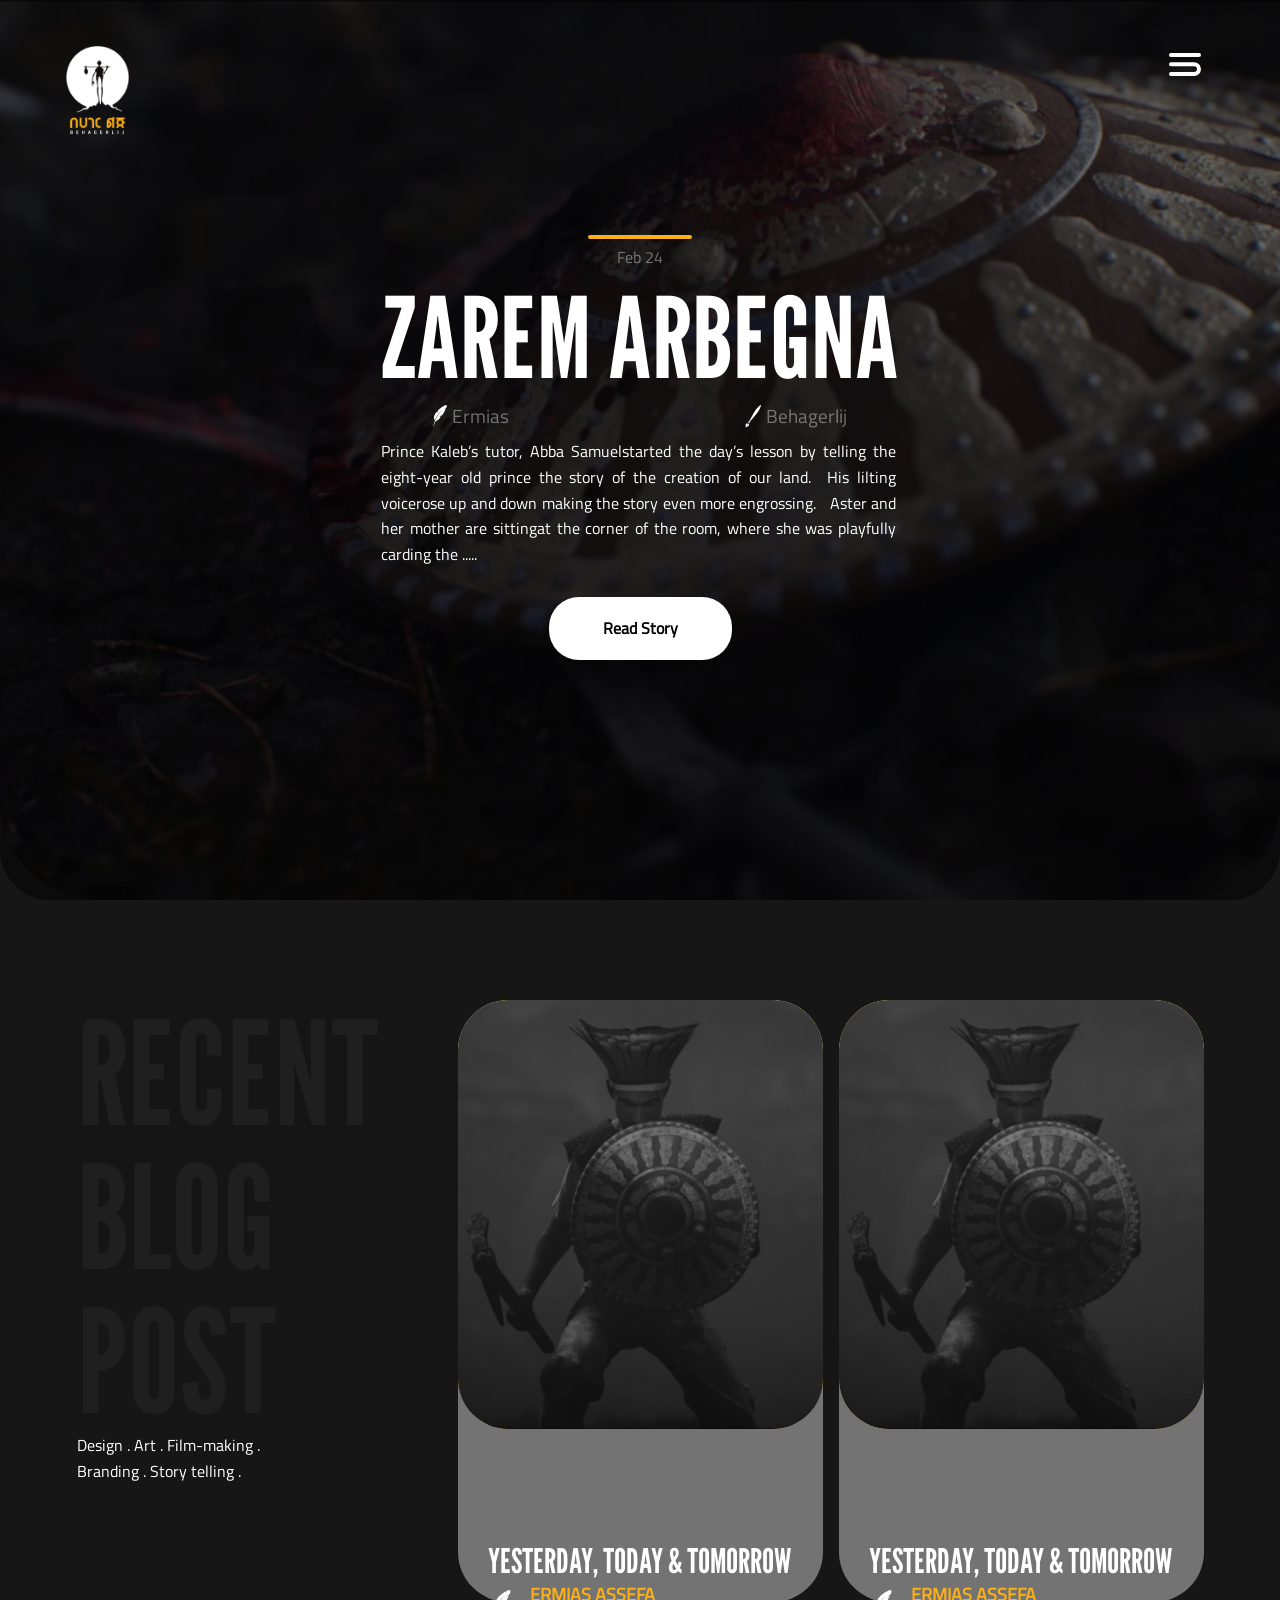
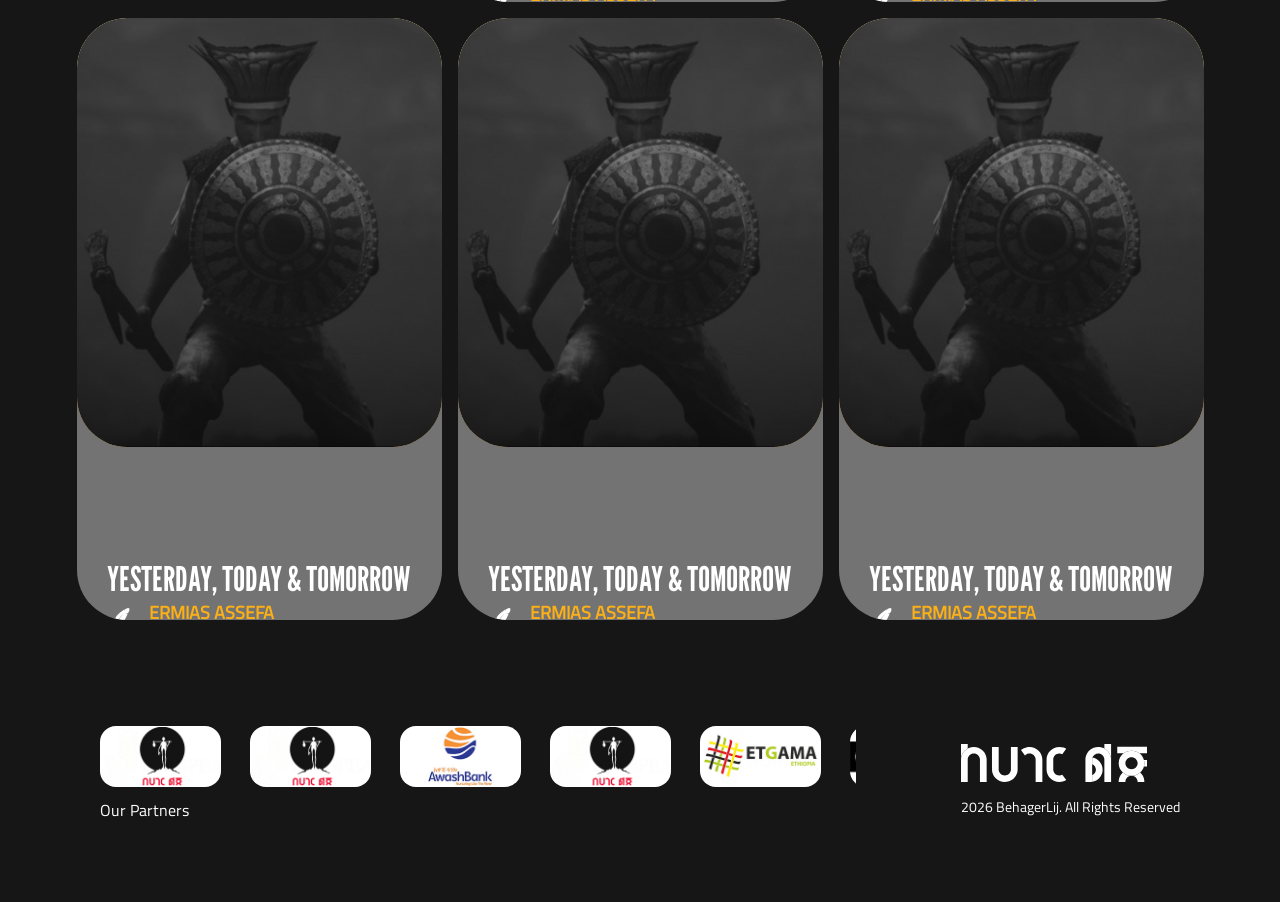
<file: blog.html>
﻿<!doctype html>
<html>

<head>
  <title>blog</title>
  <meta charset="utf-8" />
  <meta name="viewport" content="width=device-width, initial-scale=1, user-scalable=no" />
  <link rel="stylesheet" href="assets/css/main.css" />
  <link rel="stylesheet" href="assets/css/fonts.css" />
  <noscript>
    <link rel="stylesheet" href="assets/css/noscript.css" />
  </noscript>
</head>

<body class="landing is-preload">
  <!-- Page Wrapper -->
  <div id="page-wrapper">
    <!-- Header -->
    <header id="header" class="alt">
      <a href="index.html"><img src="images/bllogo.png" alt="" /></a>

      <nav id="nav">
        <ul>
          <li class="special">
            <a href="#menu" class="menuToggle" aria-label="Menu Toggle">
              <svg class="menu-icon" width="32" height="23" viewBox="0 0 32 23" fill="none"
                xmlns="http://www.w3.org/2000/svg">
                <path
                  d="M2 2H30M2 11.2121H25.1061C27.8089 11.2121 30 13.4032 30 16.1061V16.1061C30 18.8089 27.8089 21 25.1061 21H2"
                  stroke="white" stroke-width="4" stroke-linecap="round" />
              </svg>
            </a>
            <div id="menu">
              <div class="menu-container">
                <div class="menu-content">
                  <div class="menu-column left-column">
                    <h2>
                      <a href="index.html"><span>01/</span> Our Works</a>
                    </h2>
                    <h2>
                      <a href="about.html"><span>02/</span> About Us</a>
                    </h2>
                    <h2>
                      <a href="blog.html"><span>03/</span> Blog</a>
                    </h2>
                    <h2 class="menu-item-disabled">
                      <a href="#"><span>04/</span> Shop</a>
                    </h2>
                  </div>
                  <div class="menu-column right-column">
                    <div class="footer-img-stack">
                    <img src="assets/footer-group.svg" alt="" class="footer-group">
                    <img src="assets/footer-vector.svg" alt="" class="footer-vector">
                  </div>
                    <div class="contact-info">
                      <h2>Phone</h2>
                      <p>+251 913 6164 66 <br />+251 923 5005 82</p>
                      <h2>Email</h2>
                      <p>behagerlij@gmail.com</p>
                      <h2>Follow us</h2>
                      <div class="social-media-icons-menu">
                        <a href="#" class="icon"><i class="icon-instagram"></i></a>
                        <a href="#" class="icon"><i class="icon-linkdin"></i></a>
                        <a href="#" class="icon"><i class="icon-youtube"></i></a>
                        <a href="#" class="icon"><i class="icon-tiktok"></i></a>
                        <a href="#" class="icon"><i class="icon-telegram"></i></a>
                      </div>
                    </div>
                  </div>
                </div>
              </div>
            </div>
          </li>
        </ul>
      </nav>
    </header>
    <section class="blog-section" style="background-image: url(&quot;images/bl.png&quot;)">
      <div class="overlay">
        <div class="bl-description">
          <hr class="blseparator" />
          <h1 class="date dd">feb 24</h1>
          <h1 class="bltitle">ZAREM ARBEGNA</h1>
          <div class="links">
            <a href="#"><i class="icon-written iconb"></i>Ermias</a>
            <a href="#"><i class="icon-Vector-3 iconb"></i>Behagerlij</a>
          </div>
          <p class="bldescription">
            Prince Kaleb’s tutor, Abba Samuelstarted the day’s lesson by
            telling the eight-year old prince the story of the creation of our
            land.  His lilting voicerose up and down making the story even
            more engrossing.   Aster and her mother are sittingat the corner
            of the room, where she was playfully carding the .....
          </p>
          <a href="#" class="read-more-btn">
            <span>Read Story</span>
            <svg width="95" height="21" viewBox="0 0 95 21" fill="none" xmlns="http://www.w3.org/2000/svg">
              <path
                d="M86.5952 2.45489L90.4988 6.35852C92.842 8.70167 92.842 12.5007 90.4988 14.8438L88.465 16.8776C87.331 18.0117 85.7901 18.6445 84.1863 18.6348L2.00042 18.1399"
                stroke="#FCB017" id="pathbtn" stroke-width="4" stroke-linecap="round" stroke-linejoin="round" />
            </svg>
          </a>
        </div>
      </div>
    </section>

    <section id="blog-main">
      <div class="blgrid-container">
        <div class="blog-grid">
          <h1>recent blog post</h1>
          <p>
            Design . Art . Film-making . <br />
            Branding . Story telling .
          </p>
        </div>
        <div class="blog-grid">
          <div class="grid">
            <figure class="blog-effect-goliath">
              <div class="grid-box"></div>
              <a href="" data-lightbox="image"><img src="images/Poster 1.png" /></a>
              <svg width="140" height="42" viewBox="0 0 140 42" fill="none" xmlns="http://www.w3.org/2000/svg">
                <path
                  d="M69.6429 2V11.6429C69.6429 16.0611 73.2246 19.6429 77.6429 19.6429H137.29M69.6429 40L69.6429 30.3571C69.6429 25.9389 66.0611 22.3571 61.6429 22.3571L2 22.3571"
                  stroke="#FCB017" id="myPath2" stroke-width="4" stroke-linecap="round" stroke-linejoin="round" />
              </svg>
            </figure>
          </div>
          <div class="text-holder">
            <h2><a href="#"></a>Yesterday, Today & Tomorrow</h2>
            <h1>
              <a href="#" class="ic-ps"><i class="icon-written2 iconb"></i></a>
              <span class="name">Ermias Assefa</span><br />
              <span class="date">June 13, 2023 </span>
            </h1>
            <svg width="140" height="138" viewBox="0 0 140 138" fill="none" xmlns="http://www.w3.org/2000/svg">
              <path
                d="M127.499 50.7505L135.256 58.5071C137.599 60.8502 137.599 64.6492 135.256 66.9923L129.257 72.9915C128.131 74.1167 126.605 74.7489 125.014 74.7489L1.99954 74.7487"
                stroke="#FCB017" id="myPath21" stroke-width="4" stroke-linecap="round" stroke-linejoin="round" />
            </svg>
          </div>
        </div>
        <div class="blog-grid">
          <div class="grid">
            <figure class="blog-effect-goliath">
              <div class="grid-box"></div>
              <a href="" data-lightbox="image"><img src="images/Poster 1.png" /></a>
              <svg width="140" height="42" viewBox="0 0 140 42" fill="none" xmlns="http://www.w3.org/2000/svg">
                <path
                  d="M69.6429 2V11.6429C69.6429 16.0611 73.2246 19.6429 77.6429 19.6429H137.29M69.6429 40L69.6429 30.3571C69.6429 25.9389 66.0611 22.3571 61.6429 22.3571L2 22.3571"
                  stroke="#FCB017" id="myPath2" stroke-width="4" stroke-linecap="round" stroke-linejoin="round" />
              </svg>
            </figure>
          </div>
          <div class="text-holder">
            <h2><a href="#"></a>Yesterday, Today & Tomorrow</h2>
            <h1>
              <a href="#" class="ic-ps"><i class="icon-written2 iconb"></i></a>
              <span class="name">Ermias Assefa</span><br />
              <span class="date">June 13, 2023 </span>
            </h1>
            <svg width="140" height="138" viewBox="0 0 140 138" fill="none" xmlns="http://www.w3.org/2000/svg">
              <path
                d="M127.499 50.7505L135.256 58.5071C137.599 60.8502 137.599 64.6492 135.256 66.9923L129.257 72.9915C128.131 74.1167 126.605 74.7489 125.014 74.7489L1.99954 74.7487"
                stroke="#FCB017" id="myPath21" stroke-width="4" stroke-linecap="round" stroke-linejoin="round" />
            </svg>
          </div>
        </div>
        <div class="blog-grid">
          <div class="grid">
            <figure class="blog-effect-goliath">
              <div class="grid-box"></div>
              <a href="" data-lightbox="image"><img src="images/Poster 1.png" /></a>
              <svg width="140" height="42" viewBox="0 0 140 42" fill="none" xmlns="http://www.w3.org/2000/svg">
                <path
                  d="M69.6429 2V11.6429C69.6429 16.0611 73.2246 19.6429 77.6429 19.6429H137.29M69.6429 40L69.6429 30.3571C69.6429 25.9389 66.0611 22.3571 61.6429 22.3571L2 22.3571"
                  stroke="#FCB017" id="myPath2" stroke-width="4" stroke-linecap="round" stroke-linejoin="round" />
              </svg>
            </figure>
          </div>
          <div class="text-holder">
            <h2><a href="#"></a>Yesterday, Today & Tomorrow</h2>
            <h1>
              <a href="#" class="ic-ps"><i class="icon-written2 iconb"></i></a>
              <span class="name">Ermias Assefa</span><br />
              <span class="date">June 13, 2023 </span>
            </h1>
            <svg width="140" height="138" viewBox="0 0 140 138" fill="none" xmlns="http://www.w3.org/2000/svg">
              <path
                d="M127.499 50.7505L135.256 58.5071C137.599 60.8502 137.599 64.6492 135.256 66.9923L129.257 72.9915C128.131 74.1167 126.605 74.7489 125.014 74.7489L1.99954 74.7487"
                stroke="#FCB017" id="myPath21" stroke-width="4" stroke-linecap="round" stroke-linejoin="round" />
            </svg>
          </div>
        </div>
        <div class="blog-grid">
          <div class="grid">
            <figure class="blog-effect-goliath">
              <div class="grid-box"></div>
              <a href="" data-lightbox="image"><img src="images/Poster 1.png" /></a>
              <svg width="140" height="42" viewBox="0 0 140 42" fill="none" xmlns="http://www.w3.org/2000/svg">
                <path
                  d="M69.6429 2V11.6429C69.6429 16.0611 73.2246 19.6429 77.6429 19.6429H137.29M69.6429 40L69.6429 30.3571C69.6429 25.9389 66.0611 22.3571 61.6429 22.3571L2 22.3571"
                  stroke="#FCB017" id="myPath2" stroke-width="4" stroke-linecap="round" stroke-linejoin="round" />
              </svg>
            </figure>
          </div>
          <div class="text-holder">
            <h2><a href="#"></a>Yesterday, Today & Tomorrow</h2>
            <h1>
              <a href="#" class="ic-ps"><i class="icon-written2 iconb"></i></a>
              <span class="name">Ermias Assefa</span><br />
              <span class="date">June 13, 2023 </span>
            </h1>
            <svg width="140" height="138" viewBox="0 0 140 138" fill="none" xmlns="http://www.w3.org/2000/svg">
              <path
                d="M127.499 50.7505L135.256 58.5071C137.599 60.8502 137.599 64.6492 135.256 66.9923L129.257 72.9915C128.131 74.1167 126.605 74.7489 125.014 74.7489L1.99954 74.7487"
                stroke="#FCB017" id="myPath21" stroke-width="4" stroke-linecap="round" stroke-linejoin="round" />
            </svg>
          </div>
        </div>
        <div class="blog-grid">
          <div class="grid">
            <figure class="blog-effect-goliath">
              <div class="grid-box"></div>
              <a href="" data-lightbox="image"><img src="images/Poster 1.png" /></a>
              <svg width="140" height="42" viewBox="0 0 140 42" fill="none" xmlns="http://www.w3.org/2000/svg">
                <path
                  d="M69.6429 2V11.6429C69.6429 16.0611 73.2246 19.6429 77.6429 19.6429H137.29M69.6429 40L69.6429 30.3571C69.6429 25.9389 66.0611 22.3571 61.6429 22.3571L2 22.3571"
                  stroke="#FCB017" id="myPath2" stroke-width="4" stroke-linecap="round" stroke-linejoin="round" />
              </svg>
            </figure>
          </div>
          <div class="text-holder">
            <h2><a href="#"></a>Yesterday, Today & Tomorrow</h2>
            <h1>
              <a href="#" class="ic-ps"><i class="icon-written2 iconb"></i></a>
              <span class="name">Ermias Assefa</span><br />
              <span class="date">June 13, 2023 </span>
            </h1>
            <svg width="140" height="138" viewBox="0 0 140 138" fill="none" xmlns="http://www.w3.org/2000/svg">
              <path
                d="M127.499 50.7505L135.256 58.5071C137.599 60.8502 137.599 64.6492 135.256 66.9923L129.257 72.9915C128.131 74.1167 126.605 74.7489 125.014 74.7489L1.99954 74.7487"
                stroke="#FCB017" id="myPath21" stroke-width="4" stroke-linecap="round" stroke-linejoin="round" />
            </svg>
          </div>
        </div>
      </div>
    </section>

    <!-- Footer -->
    <footer id="footer">
      <section id="cliensst" class="container clearfix">
        <div class="testimonials-partners__separator clearfix"></div>
        <div class="ts-pt-partners ts-pt-partners--y-title clearfix">
          <div class="ts-pt-partners__carousel-wrapper">
            <div class="ts-pt-partners__carousel">
              <div class="ts-pt-partners__carousel-item">
                <a class="ts-pt-partners__link" href="#" target="_self" title="">
                  <img class="ts-pt-partners__img" src="images/behagerlij.jpg" alt="" title="" />
                </a>
              </div>
              <div class="ts-pt-partners__carousel-item">
                <a class="ts-pt-partners__link" href="#" target="_self" title="">
                  <img class="ts-pt-partners__img" src="images/behagerlij.jpg" alt="" title="" />
                </a>
              </div>
              <div class="ts-pt-partners__carousel-item">
                <a class="ts-pt-partners__link" href="#" target="_self" title="">
                  <img class="ts-pt-partners__img" src="images/awash.jpg" alt="" title="" />
                </a>
              </div>
              <div class="ts-pt-partners__carousel-item">
                <a class="ts-pt-partners__link" href="#" target="_self" title="">
                  <img class="ts-pt-partners__img" src="images/behagerlij.jpg" alt="" title="" />
                </a>
              </div>
              <div class="ts-pt-partners__carousel-item">
                <a class="ts-pt-partners__link" href="#" target="_self" title="">
                  <img class="ts-pt-partners__img" src="images/etigama.jpg" alt="" title="" />
                </a>
              </div>
              <div class="ts-pt-partners__carousel-item">
                <a class="ts-pt-partners__link" href="#" target="_self" title="">
                  <img class="ts-pt-partners__img" src="images/canal-.jpg" alt="" title="" />
                </a>
              </div>
              <div class="ts-pt-partners__carousel-item">
                <a class="ts-pt-partners__link" href="#" target="_self" title="">
                  <img class="ts-pt-partners__img" src="images/awaqi.jpg" alt="" title="" />
                </a>
              </div>
              <div class="ts-pt-partners__carousel-item">
                <a class="ts-pt-partners__link" href="#" target="_self" title="">
                  <img class="ts-pt-partners__img" src="images/awash.jpg" alt="" title="" />
                </a>
              </div>
            </div>
            <div class="ts-pt-partners__title">Our Partners</div>
          </div>
          <div class="right-footer">
            <div class="footer-img-stack">
              <img src="assets/footer-group.svg" alt="footer-group" class="footer-group">
              <img src="assets/footer-vector.svg" alt="footer-vector" class="footer-vector">
            </div>
            <h1><span class="footer-year"></span> BehagerLij. All Rights Reserved</h1>
          </div>
        </div>
      </section>
    </footer>
  </div>
  <script src="assets/js/jquery.min.js"></script>
  <script src="assets/js/jquery.scrollex.min.js"></script>
  <script src="assets/js/jquery.scrolly.min.js"></script>
  <script src="assets/js/browser.min.js"></script>
  <script src="assets/js/breakpoints.min.js"></script>
  <script src="assets/js/util.js"></script>
  <script src="assets/js/main.js"></script>
  <script src="assets/js/jquery.carouFredSel-packed.js"></script>
  <script src="assets/js/kl-partners-carousel.js"></script>
</body>

</html>
</file>
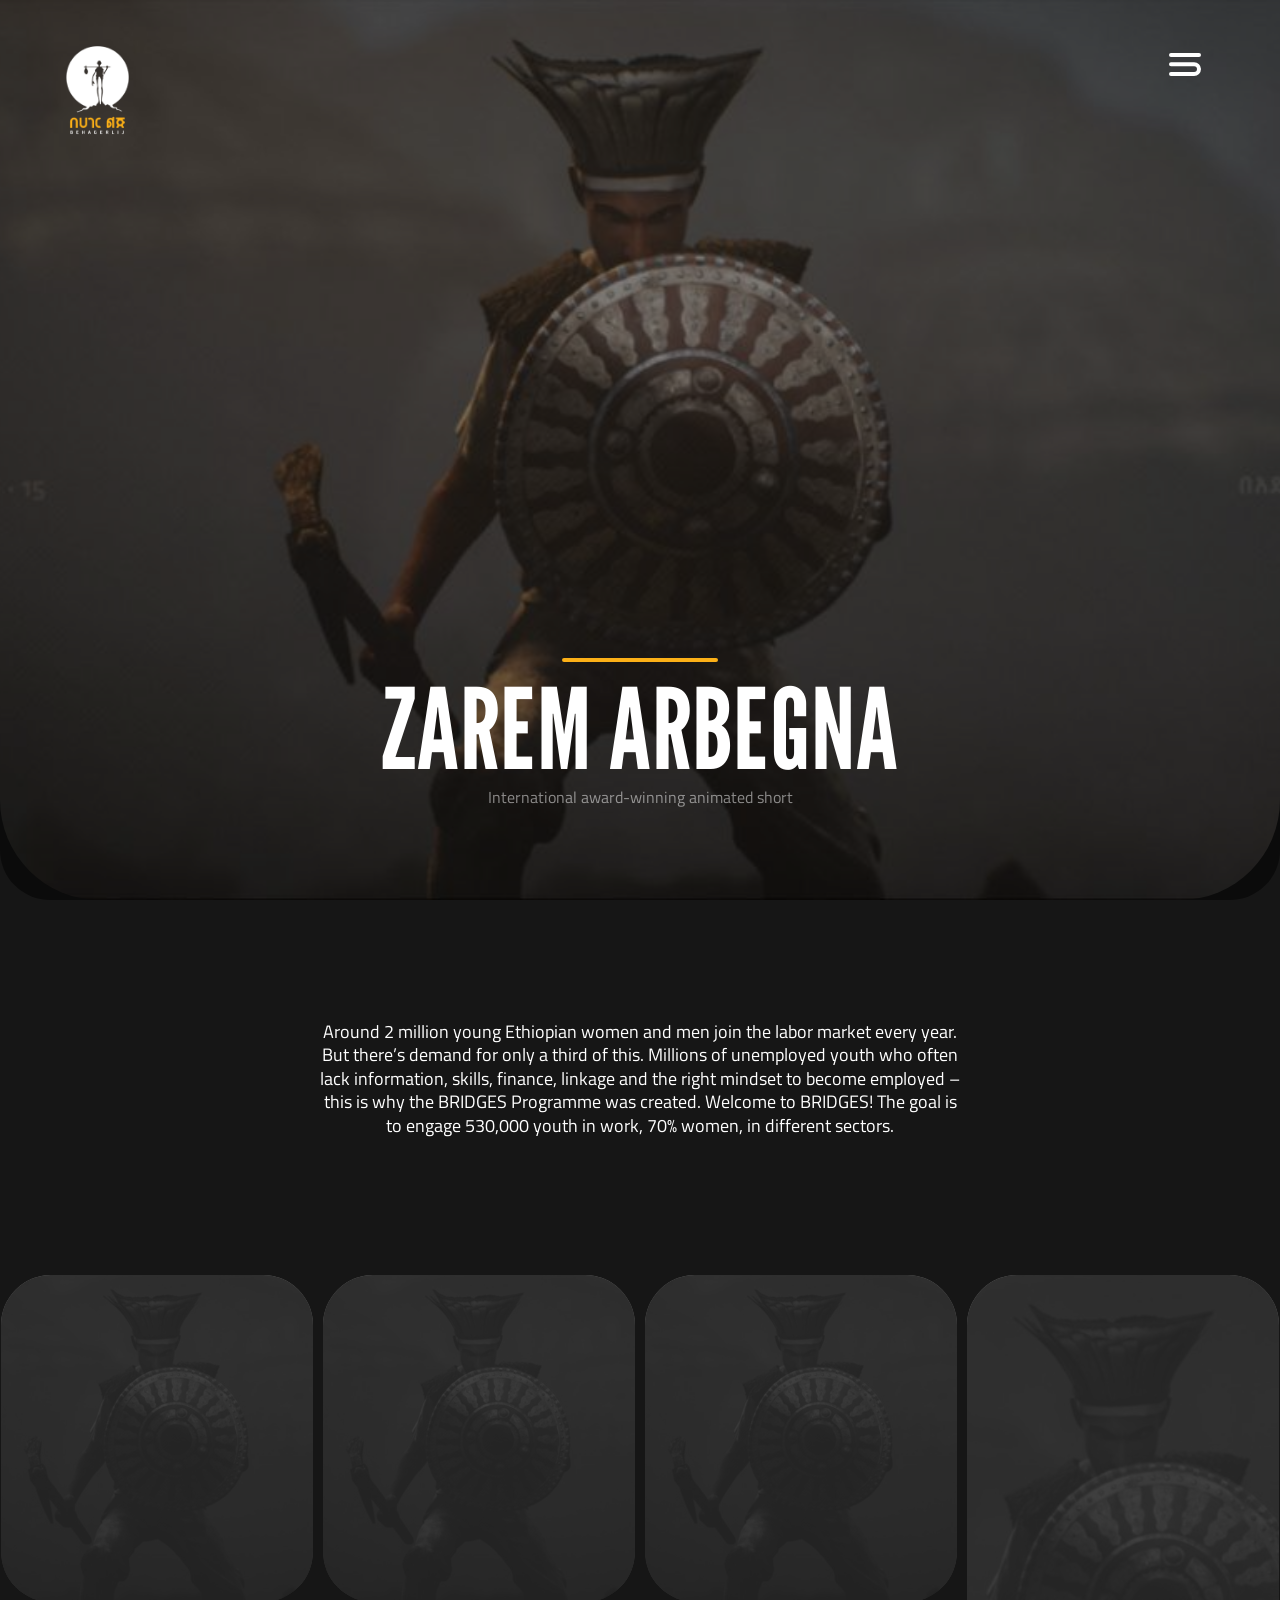
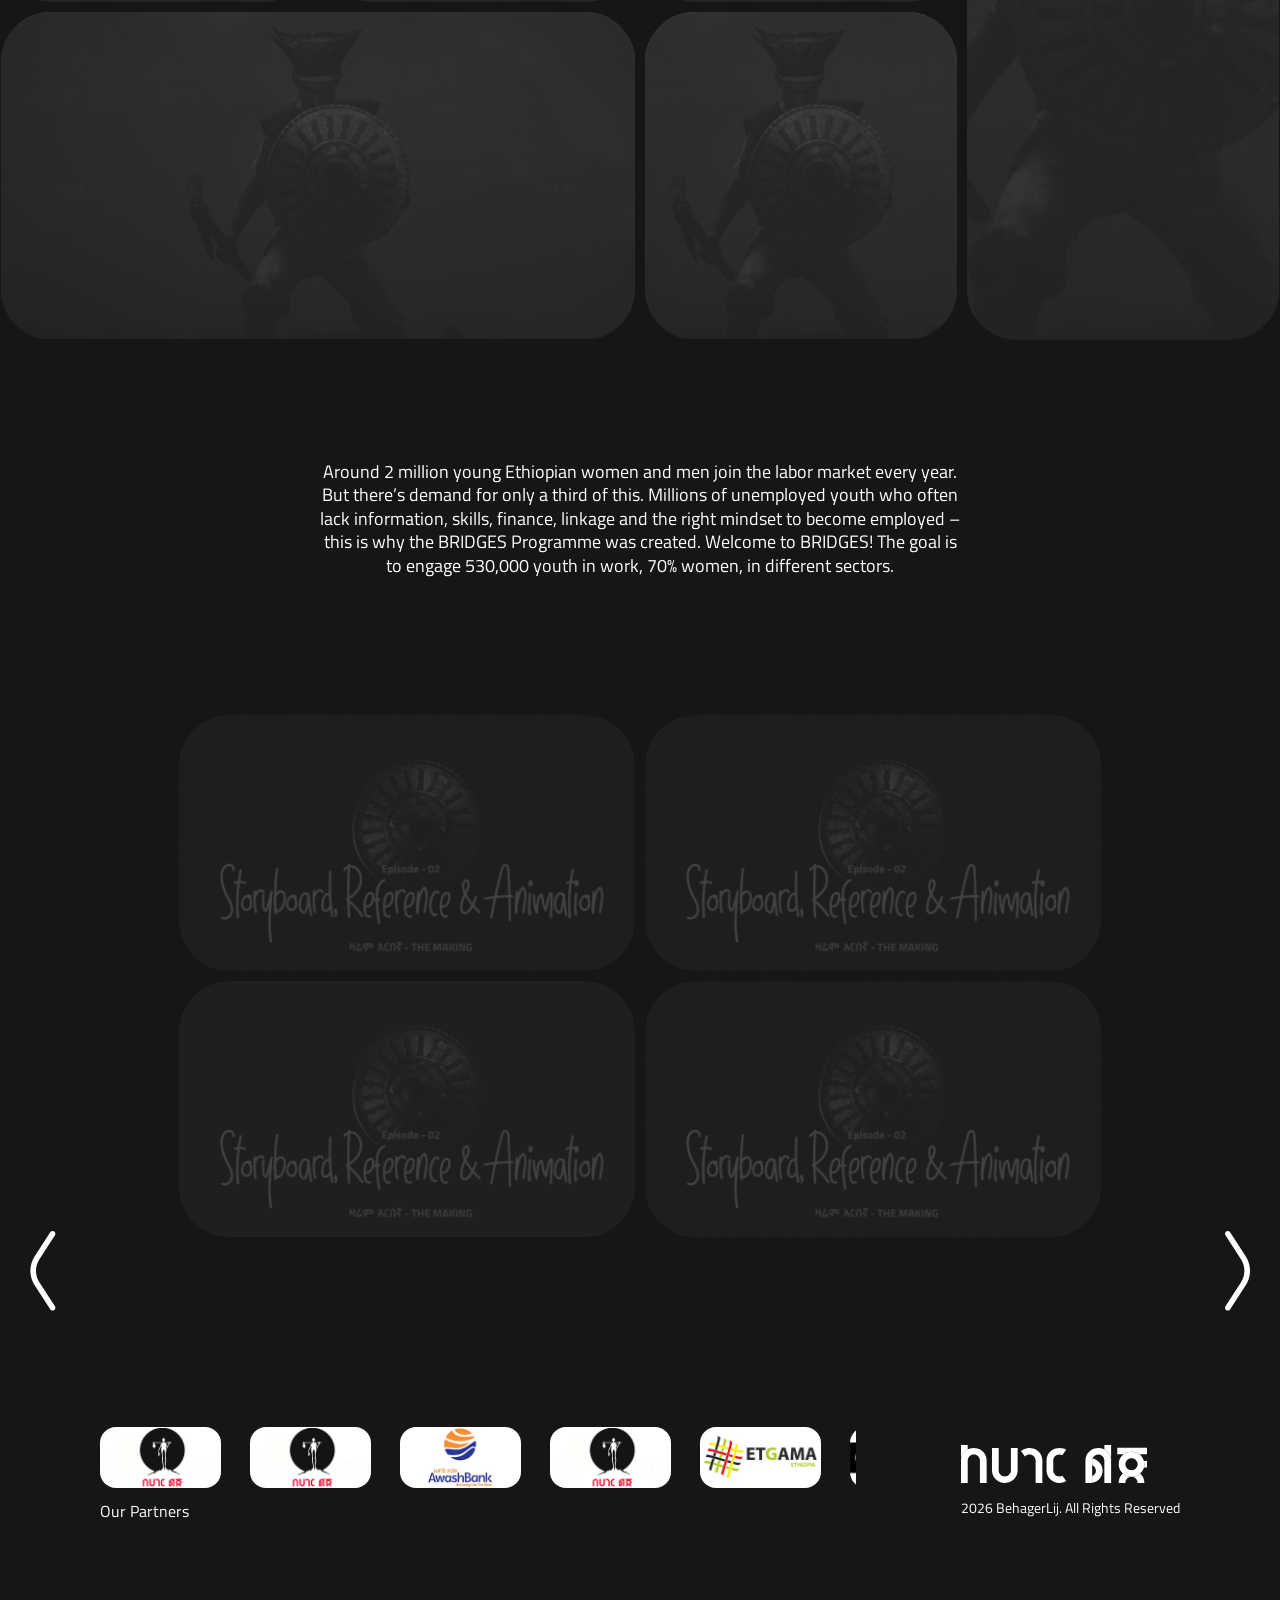
<file: detail.html>
﻿<!DOCTYPE HTML>
<html>
<head>
    <title>detail</title>
    <meta charset="utf-8" />
    <meta name="viewport" content="width=device-width, initial-scale=1, user-scalable=no" />
    <link rel="stylesheet" href="assets/css/main.css" />
    <link rel="stylesheet" href="assets/css/fonts.css" />
    <noscript><link rel="stylesheet" href="assets/css/noscript.css" /></noscript>
</head>
<body class="landing is-preload">

<!-- Page Wrapper -->
<div id="page-wrapper">
  
      <!-- Header -->
      <header id="header" class="alt">
        <a href="index.html"><img src="images/bllogo.png" alt="" /></a>
    
        <nav id="nav">
            <ul>
                <li class="special">
                    <a href="#menu" class="menuToggle" aria-label="Menu Toggle">
                        <svg class="menu-icon" width="32" height="23" viewBox="0 0 32 23" fill="none" xmlns="http://www.w3.org/2000/svg">
                            <path d="M2 2H30M2 11.2121H25.1061C27.8089 11.2121 30 13.4032 30 16.1061V16.1061C30 18.8089 27.8089 21 25.1061 21H2" stroke="white" stroke-width="4" stroke-linecap="round"/>
                        </svg>
                    </a>
                    <div id="menu">
                        <div class="menu-container">
                            <div class="menu-content">
                                <div class="menu-column left-column">
                                    <h2><a href="index.html"><span>01/</span> Our Works</a></h2>
                                    <h2><a href="about.html"><span>02/</span> About Us</a></h2>
                                    <h2><a href="blog.html"><span>03/</span> Blog</a></h2>
                                    <h2 class="menu-item-disabled"><a href="#"><span>04/</span> Shop</a></h2>
                                </div>
                                <div class="menu-column right-column">
                                    <div class="footer-img-stack">
                    <img src="assets/footer-group.svg" alt="" class="footer-group">
                    <img src="assets/footer-vector.svg" alt="" class="footer-vector">
                  </div>
                                    <div class="contact-info">
                                        <h2>Phone</h2>
                                        <p>+251 913 6164 66 <br>+251 923 5005 82</p>
                                        <h2>Email</h2>
                                        <p>behagerlij@gmail.com</p>
                                        <h2>Follow us</h2>
                                        <div class="social-media-icons-menu">
                                            <a href="#" class="icon"><i class="icon-instagram"></i></a>
                                            <a href="#" class="icon"><i class="icon-linkdin"></i></a>
                                            <a href="#" class="icon"><i class="icon-youtube"></i></a>
                                            <a href="#" class="icon"><i class="icon-tiktok"></i></a>
                                            <a href="#" class="icon"><i class="icon-telegram"></i></a>
                                        </div>
                                    </div>
                                </div>
                            </div>
                        </div>
                    </div>
                </li>
            </ul>
        </nav>   
    </header>
    <section class="video-section" style="background-image: url('images/Poster 1.png');">           
         <div class="overlay">
                <a href="#videoModal" class="play-button">
                    <svg width="141" height="38" viewBox="0 0 141 38" fill="none" xmlns="http://www.w3.org/2000/svg">
                        <path d="M139 16.3572H93.3483C89.5057 16.3572 85.7192 15.4345 82.3073 13.6667L62.7603 3.5389C58.7664 1.46958 54 4.36818 54 8.86628V14.1431M2 19L46 19C50.4183 19 54 22.5817 54 27V29.1628C54 33.5313 58.5193 36.4354 62.493 34.6203L74.25 29.2499L83.3038 25.1142C87.852 23.0367 88.0126 16.6338 83.5743 14.3309L73.3004 9" id="myPath4" stroke="#FFF" stroke-width="4" stroke-linecap="round" stroke-linejoin="round"/>
                        </svg>
                </a>
                <div class="bt-description">
                    <hr class="separator">
                <h1 class="title">ZAREM ARBEGNA</h1>
                <p class="description">International award-winning animated short</p>
                </div>
            </div>
    </section>
        <!-- Video Modal -->
        <div id="videoModal" class="modal">
            <div class="modal-content">
                <a href="#close" class="close">&times;</a>
                <iframe width="100%" height="315" src="https://www.youtube.com/embed/eqhPt0w56AQ?si=e_PCHmzU-qoI8dis" title="YouTube video player" frameborder="0" allow="accelerometer; autoplay; clipboard-write; encrypted-media; gyroscope; picture-in-picture; web-share" referrerpolicy="strict-origin-when-cross-origin" allowfullscreen></iframe>            </div>
        </div>

    <section class="detail">
        <div class="text-container2">
            <h1>Around 2 million young Ethiopian women and men join the labor market every year. But there’s demand for only a third of this. Millions of unemployed youth who often lack information, skills, finance, linkage and the right mindset to become employed – this is why the BRIDGES Programme was created.

                Welcome to BRIDGES!
                
                The goal is to engage 530,000 youth in work, 70% women, in different sectors.</h1>
        </div>
        <div class="grid-container">
            <div class="grid-item">
                <div class="grid">
                    <figure class="grid-effect-goliath">
                        <a href="" data-lightbox="image"><img src="images/Poster 1.png"></a>
                        <svg width="140" height="42" viewBox="0 0 140 42" fill="none" xmlns="http://www.w3.org/2000/svg">
                            <path d="M69.6429 2V11.6429C69.6429 16.0611 73.2246 19.6429 77.6429 19.6429H137.29M69.6429 40L69.6429 30.3571C69.6429 25.9389 66.0611 22.3571 61.6429 22.3571L2 22.3571" stroke="#FCB017" id="myPath" stroke-width="4" stroke-linecap="round" stroke-linejoin="round"/>
                        </svg>
                            
                    </figure>
                </div>
            </div>
            <div class="grid-item">
                <div class="grid">
                    <figure class="grid-effect-goliath">
                        <a href="" data-lightbox="image"><img src="images/Poster 1.png"></a>
                        <svg width="140" height="42" viewBox="0 0 140 42" fill="none" xmlns="http://www.w3.org/2000/svg">
                            <path d="M69.6429 2V11.6429C69.6429 16.0611 73.2246 19.6429 77.6429 19.6429H137.29M69.6429 40L69.6429 30.3571C69.6429 25.9389 66.0611 22.3571 61.6429 22.3571L2 22.3571" stroke="#FCB017" id="myPath" stroke-width="4" stroke-linecap="round" stroke-linejoin="round"/>
                        </svg>
                            
                            
                    </figure>
                </div>
            </div>          
            <div class="grid-item">
                <div class="grid">
                    <figure class="grid-effect-goliath">
                        <a href="" data-lightbox="image"><img src="images/Poster 1.png"></a>
                        <svg width="140" height="42" viewBox="0 0 140 42" fill="none" xmlns="http://www.w3.org/2000/svg">
                            <path d="M69.6429 2V11.6429C69.6429 16.0611 73.2246 19.6429 77.6429 19.6429H137.29M69.6429 40L69.6429 30.3571C69.6429 25.9389 66.0611 22.3571 61.6429 22.3571L2 22.3571" stroke="#FCB017" id="myPath" stroke-width="4" stroke-linecap="round" stroke-linejoin="round"/>
                        </svg>
                            
                            
                    </figure>
                </div>
            </div>     
            <div class="grid-item grid-item-4-8">
                <div class="grid">
                    <figure class="grid-effect-goliath grid-item-4-8">
                        <a href="" data-lightbox="image"><img src="images/Poster 1.png"></a>
                        <svg width="140" height="42" viewBox="0 0 140 42" fill="none" xmlns="http://www.w3.org/2000/svg">
                            <path d="M69.6429 2V11.6429C69.6429 16.0611 73.2246 19.6429 77.6429 19.6429H137.29M69.6429 40L69.6429 30.3571C69.6429 25.9389 66.0611 22.3571 61.6429 22.3571L2 22.3571" stroke="#FCB017" id="myPath" stroke-width="4" stroke-linecap="round" stroke-linejoin="round"/>
                        </svg>
                            
                            
                    </figure>
                </div>
            </div>
            <div class="grid-item grid-item-5-6">
                <div class="grid">
                    <figure class="grid-effect-goliath">
                        <a href="" data-lightbox="image"><img src="images/Poster 1.png"></a>
                        <svg width="140" height="42" viewBox="0 0 140 42" fill="none" xmlns="http://www.w3.org/2000/svg">
                            <path d="M69.6429 2V11.6429C69.6429 16.0611 73.2246 19.6429 77.6429 19.6429H137.29M69.6429 40L69.6429 30.3571C69.6429 25.9389 66.0611 22.3571 61.6429 22.3571L2 22.3571" stroke="#FCB017" id="myPath" stroke-width="4" stroke-linecap="round" stroke-linejoin="round"/>
                        </svg>
                            
                            
                    </figure>
                </div>
            </div>
            <div class="grid-item">
                <div class="grid">
                    <figure class="grid-effect-goliath">
                        <a href="" data-lightbox="image"><img src="images/Poster 1.png"></a>
                        <svg width="140" height="42" viewBox="0 0 140 42" fill="none" xmlns="http://www.w3.org/2000/svg">
                            <path d="M69.6429 2V11.6429C69.6429 16.0611 73.2246 19.6429 77.6429 19.6429H137.29M69.6429 40L69.6429 30.3571C69.6429 25.9389 66.0611 22.3571 61.6429 22.3571L2 22.3571" stroke="#FCB017" id="myPath" stroke-width="4" stroke-linecap="round" stroke-linejoin="round"/>
                        </svg>
                            
                            
                    </figure>
                </div>
            </div>
        </div>
        <div class="text-container2">
            <h1>Around 2 million young Ethiopian women and men join the labor market every year. But there’s demand for only a third of this. Millions of unemployed youth who often lack information, skills, finance, linkage and the right mindset to become employed – this is why the BRIDGES Programme was created.

                Welcome to BRIDGES!
                
                The goal is to engage 530,000 youth in work, 70% women, in different sectors.</h1>
        </div>
        <div class="secondary-grid-container">
            <div class="grid-item new-grid">
                <div class="grid">
                    <figure class="grid-effect-goliath new-grid">
                        <a href="" data-lightbox="image"><img src="images/st.png"></a>
                        <svg width="141" height="38" viewBox="0 0 141 38" fill="none" xmlns="http://www.w3.org/2000/svg">
                            <path d="M139 16.3572H93.3483C89.5057 16.3572 85.7192 15.4345 82.3073 13.6667L62.7603 3.5389C58.7664 1.46958 54 4.36818 54 8.86628V14.1431M2 19L46 19C50.4183 19 54 22.5817 54 27V29.1628C54 33.5313 58.5193 36.4354 62.493 34.6203L74.25 29.2499L83.3038 25.1142C87.852 23.0367 88.0126 16.6338 83.5743 14.3309L73.3004 9" id="myPath4" stroke="#FCB017" stroke-width="4" stroke-linecap="round" stroke-linejoin="round"/>
                            </svg>
                    </figure>
                </div>
            </div>
            <div class="grid-item new-grid">
                <div class="grid">
                    <figure class="grid-effect-goliath new-grid">
                        <a href="" data-lightbox="image"><img src="images/st.png"></a>
                        <svg width="141" height="38" viewBox="0 0 141 38" fill="none" xmlns="http://www.w3.org/2000/svg">
                            <path d="M139 16.3572H93.3483C89.5057 16.3572 85.7192 15.4345 82.3073 13.6667L62.7603 3.5389C58.7664 1.46958 54 4.36818 54 8.86628V14.1431M2 19L46 19C50.4183 19 54 22.5817 54 27V29.1628C54 33.5313 58.5193 36.4354 62.493 34.6203L74.25 29.2499L83.3038 25.1142C87.852 23.0367 88.0126 16.6338 83.5743 14.3309L73.3004 9" id="myPath4" stroke="#FCB017" stroke-width="4" stroke-linecap="round" stroke-linejoin="round"/>
                            </svg>
                    </figure>
                </div>
            </div>
            <div class="grid-item new-grid">
                <div class="grid">
                    <figure class="grid-effect-goliath new-grid">
                        <a href="" data-lightbox="image"><img src="images/st.png"></a>
                        <svg width="141" height="38" viewBox="0 0 141 38" fill="none" xmlns="http://www.w3.org/2000/svg">
                            <path d="M139 16.3572H93.3483C89.5057 16.3572 85.7192 15.4345 82.3073 13.6667L62.7603 3.5389C58.7664 1.46958 54 4.36818 54 8.86628V14.1431M2 19L46 19C50.4183 19 54 22.5817 54 27V29.1628C54 33.5313 58.5193 36.4354 62.493 34.6203L74.25 29.2499L83.3038 25.1142C87.852 23.0367 88.0126 16.6338 83.5743 14.3309L73.3004 9" id="myPath4" stroke="#FCB017" stroke-width="4" stroke-linecap="round" stroke-linejoin="round"/>
                            </svg>
                    </figure>
                </div>
            </div>
            <div class="grid-item new-grid">
                <div class="grid">
                    <figure class="grid-effect-goliath new-grid">
                        <a href="" data-lightbox="image"><img src="images/st.png"></a>
                        <svg width="141" height="38" viewBox="0 0 141 38" fill="none" xmlns="http://www.w3.org/2000/svg">
                            <path d="M139 16.3572H93.3483C89.5057 16.3572 85.7192 15.4345 82.3073 13.6667L62.7603 3.5389C58.7664 1.46958 54 4.36818 54 8.86628V14.1431M2 19L46 19C50.4183 19 54 22.5817 54 27V29.1628C54 33.5313 58.5193 36.4354 62.493 34.6203L74.25 29.2499L83.3038 25.1142C87.852 23.0367 88.0126 16.6338 83.5743 14.3309L73.3004 9" id="myPath4" stroke="#FCB017" stroke-width="4" stroke-linecap="round" stroke-linejoin="round"/>
                            </svg>
                    </figure>
                </div>
            </div>
           
        </div>
        <div class="arrow-container">
            <div class="arrow left-arrow icon-arrow-l" onclick=""></div>
            <div class="arrow right-arrow icon-arrow-r" onclick=""></div>
        </div>
        <script>
            function nextGrid() {
                document.querySelector('.grid-container').style.display = 'none';
                document.querySelector('.secondary-grid-container').style.display = 'grid';
            }

            function prevGrid() {
                document.querySelector('.grid-container').style.display = 'grid';
                document.querySelector('.secondary-grid-container').style.display = 'none';
            }
        </script>
    </section>

        <!-- Footer -->
    <footer id="footer">
      <section id="cliensst" class="container clearfix">
        <div class="testimonials-partners__separator clearfix"></div>
        <div class="ts-pt-partners ts-pt-partners--y-title clearfix">
          <div class="ts-pt-partners__carousel-wrapper">
            <div class="ts-pt-partners__carousel">
              <div class="ts-pt-partners__carousel-item">
                <a class="ts-pt-partners__link" href="#" target="_self" title="">
                  <img class="ts-pt-partners__img" src="images/behagerlij.jpg" alt="" title="" />
                </a>
              </div>
              <div class="ts-pt-partners__carousel-item">
                <a class="ts-pt-partners__link" href="#" target="_self" title="">
                  <img class="ts-pt-partners__img" src="images/behagerlij.jpg" alt="" title="" />
                </a>
              </div>
              <div class="ts-pt-partners__carousel-item">
                <a class="ts-pt-partners__link" href="#" target="_self" title="">
                  <img class="ts-pt-partners__img" src="images/awash.jpg" alt="" title="" />
                </a>
              </div>
              <div class="ts-pt-partners__carousel-item">
                <a class="ts-pt-partners__link" href="#" target="_self" title="">
                  <img class="ts-pt-partners__img" src="images/behagerlij.jpg" alt="" title="" />
                </a>
              </div>
              <div class="ts-pt-partners__carousel-item">
                <a class="ts-pt-partners__link" href="#" target="_self" title="">
                  <img class="ts-pt-partners__img" src="images/etigama.jpg" alt="" title="" />
                </a>
              </div>
              <div class="ts-pt-partners__carousel-item">
                <a class="ts-pt-partners__link" href="#" target="_self" title="">
                  <img class="ts-pt-partners__img" src="images/canal-.jpg" alt="" title="" />
                </a>
              </div>
              <div class="ts-pt-partners__carousel-item">
                <a class="ts-pt-partners__link" href="#" target="_self" title="">
                  <img class="ts-pt-partners__img" src="images/awaqi.jpg" alt="" title="" />
                </a>
              </div>
              <div class="ts-pt-partners__carousel-item">
                <a class="ts-pt-partners__link" href="#" target="_self" title="">
                  <img class="ts-pt-partners__img" src="images/awash.jpg" alt="" title="" />
                </a>
              </div>
            </div>
            <div class="ts-pt-partners__title">Our Partners</div>
          </div>
          <div class="right-footer">
            <div class="footer-img-stack">
              <img src="assets/footer-group.svg" alt="footer-group" class="footer-group">
              <img src="assets/footer-vector.svg" alt="footer-vector" class="footer-vector">
            </div>
            <h1><span class="footer-year"></span> BehagerLij. All Rights Reserved</h1>
          </div>
        </div>
      </section>
    </footer>
</div>
<script src="assets/js/jquery.min.js"></script>
<script src="assets/js/jquery.scrollex.min.js"></script>
<script src="assets/js/jquery.scrolly.min.js"></script>
<script src="assets/js/browser.min.js"></script>
<script src="assets/js/breakpoints.min.js"></script>
<script src="assets/js/util.js"></script>
<script src="assets/js/main.js"></script>
<script src="assets/js/jquery.carouFredSel-packed.js"></script>
<script src="assets/js/kl-partners-carousel.js"></script>
</body>
</html>
</file>
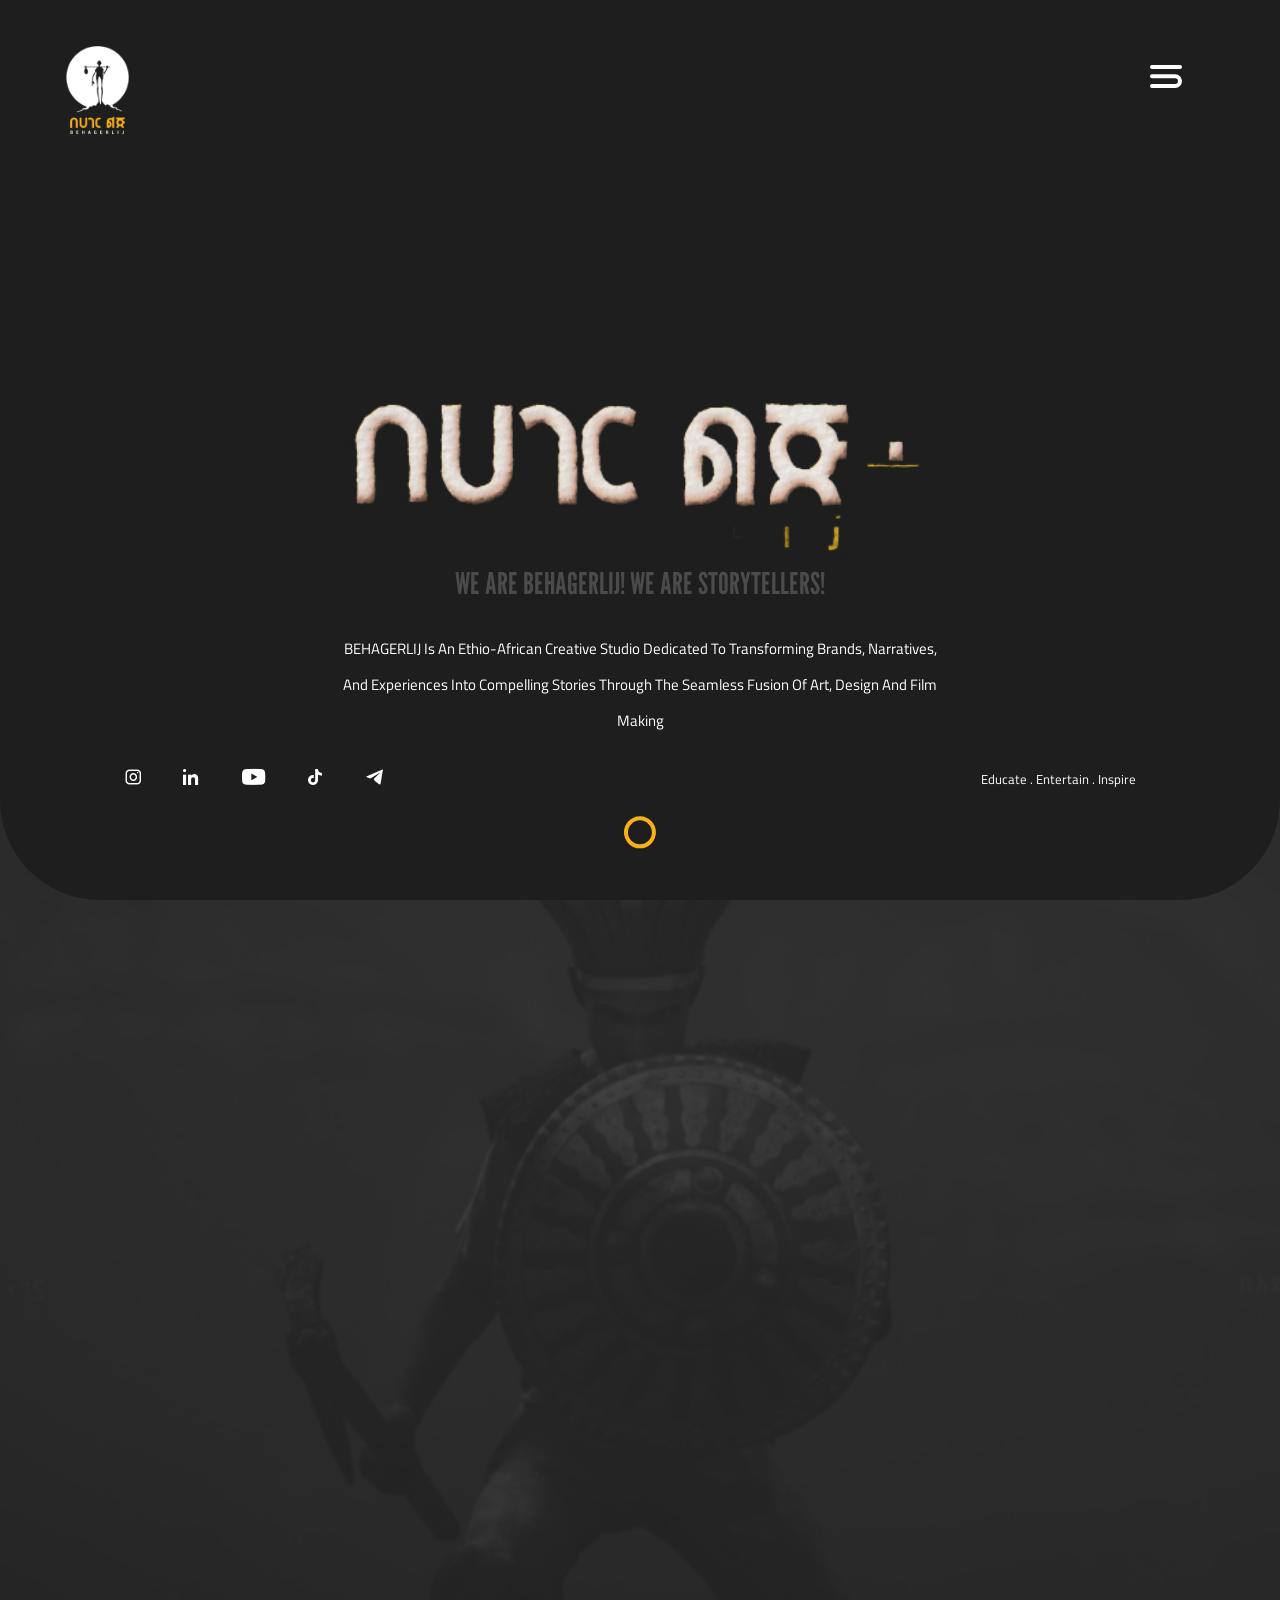
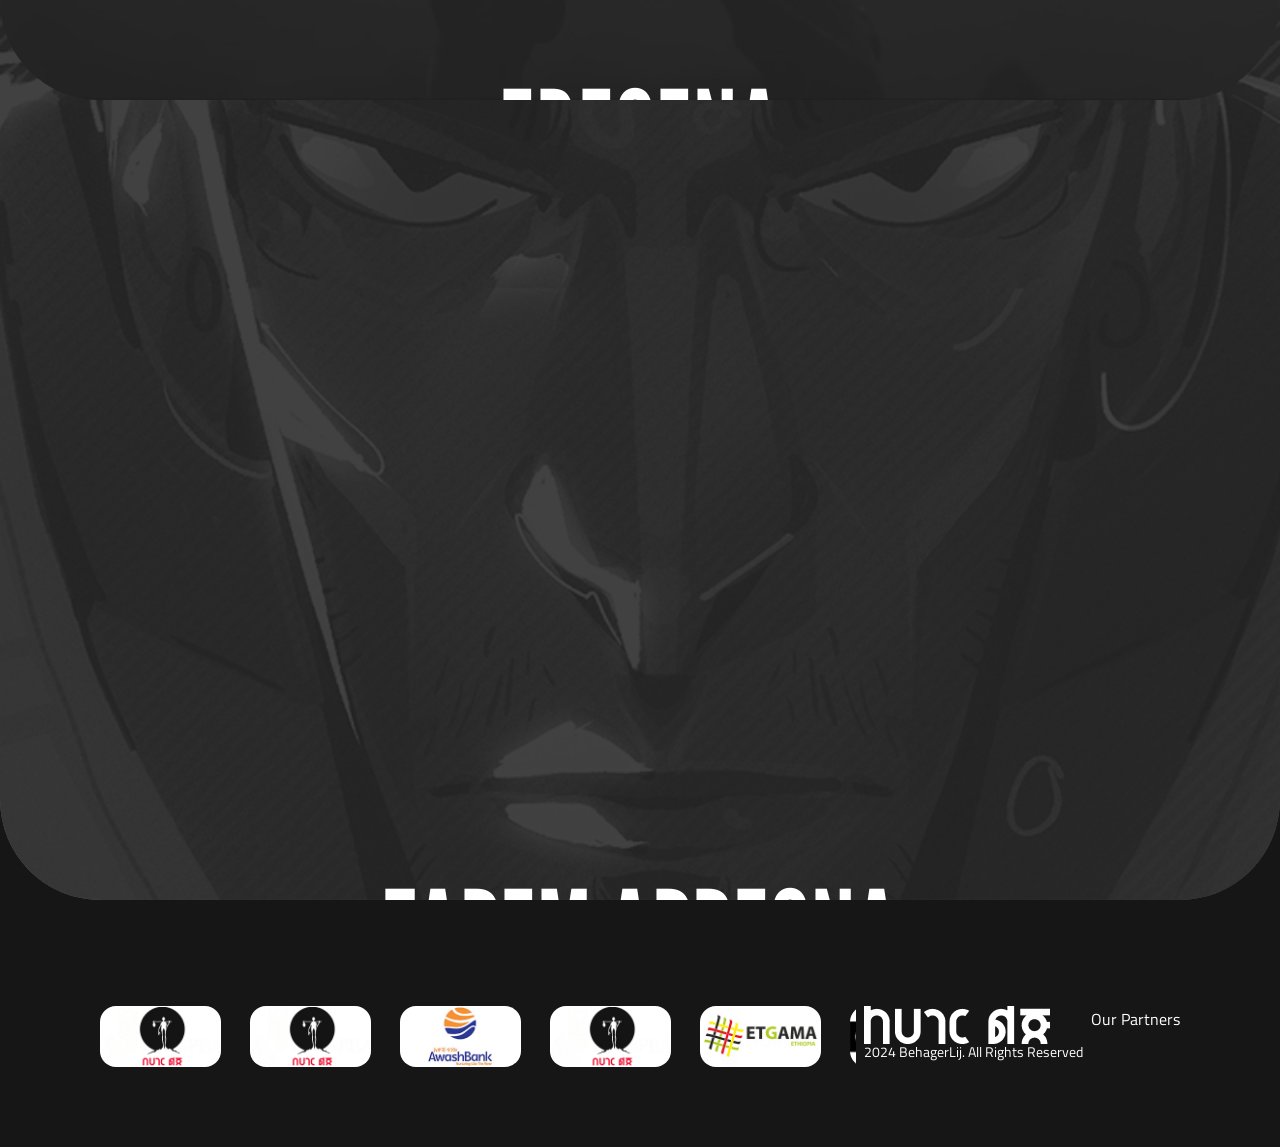
<file: index_responsive.html>
<!DOCTYPE HTML>
<html>
<head>
    <title>behagerlij</title>
    <meta charset="utf-8" />
    <meta name="viewport" content="width=device-width, initial-scale=1, user-scalable=no" />
    <link rel="stylesheet" href="assets/css/main.css" />
    <link rel="stylesheet" href="assets/css/fonts.css" />
    <noscript><link rel="stylesheet" href="assets/css/noscript.css" /></noscript>

<style>
/* === Responsive Fixes for Hamburger and Close Icons === */
#header nav > ul > li > a.menuToggle {
    top: 1.5em;
    right: 1.5em;
}
#menu .close {
    top: 1.5em;
    right: 1.5em;
}

/* === Responsive Scaling for Small Screens === */
@media screen and (max-width: 736px) {
  .menu-icon, 
  #menu .close svg {
    width: 24px;
    height: 24px;
  }

  #header img {
    height: 80px;
    margin-left: 1em;
  }

  #header nav {
    right: 1em;
  }

  .menu-column.left-column,
  .menu-column.right-column {
    width: 100%;
    margin: 1rem 0;
  }

  .menu-content {
    flex-direction: column;
    align-items: center;
  }

  .contact-info {
    padding: 2rem 1rem;
    border-radius: 40px;
    bottom: auto;
    position: relative;
  }

  .text-center h1 {
    font-size: 14px;
  }

  .text-center h1 span {
    font-size: 11px;
  }
}

/* === Fix Letter Spacing in Blog Section Headers === */
.blog-grid .text-holder h2 {
  letter-spacing: normal !important;
  text-transform: none;
}
</style>

</head>
<body class="landing is-preload">

<!-- Page Wrapper -->
<div id="page-wrapper" class="page">
  <header id="header" class="alt">
  <img src="images/bllogo.png" alt="" /><a href="index.html"></a>

  <nav id="nav">
    <ul>
      <li class="special">
        <!-- Hamburger Menu Toggle -->
        <a href="#menu" class="menuToggle" aria-label="Menu Toggle">
          <!-- Open Menu Icon (Hamburger) -->
          <svg class="menu-icon" width="32" height="23" viewBox="0 0 32 23" fill="none" xmlns="http://www.w3.org/2000/svg">
            <path d="M2 2H30M2 11.2121H25.1061C27.8089 11.2121 30 13.4032 30 16.1061V16.1061C30 18.8089 27.8089 21 25.1061 21H2"
              stroke="white" stroke-width="4" stroke-linecap="round"/>
          </svg>
        </a>

        <!-- Fullscreen Menu -->
        <div id="menu">
          <!-- Custom Close Button -->
          <a href="#" class="close" aria-label="Close Menu">
            <svg width="31" height="29" viewBox="0 0 31 29" fill="none" xmlns="http://www.w3.org/2000/svg">
              <path d="M28.0389 2.03888L21.6587 8.41908C18.5345 11.5433 18.5345 16.6086 21.6587 19.7328L28.0389 26.113M2.11426 26.1138L8.49445 19.7337C11.6186 16.6095 11.6187 11.5441 8.49446 8.41994L2.11426 2.03974"
                stroke="white" stroke-width="4" stroke-linecap="round" stroke-linejoin="round"/>
            </svg>
          </a>

          <!-- Menu Content -->
          <div class="menu-container">
            <div class="menu-content">
              <div class="menu-column left-column">
                <h2><span>01/</span> Our Works</h2>
                <h2><span>02/</span> Shop</h2>
                <h2><span>03/</span> About Us</h2>
                <h2><span>04/</span> Blog</h2>
              </div>
              <div class="menu-column right-column">
                <img src="images/bj.png" alt="Company Logo">
                <div class="contact-info">
                  <h2>Phone</h2>
                  <p>+251 913 6164 66 <br>+251 923 5005 82</p>
                  <h2>Email</h2>
                  <p>behagerlij@gmail.com</p>
                  <h2>Follow us</h2>
                  <div class="social-media-icons-menu">
                    <a href="#" class="icon"><i class="icon-instagram"></i></a>
                    <a href="#" class="icon"><i class="icon-linkdin"></i></a>
                    <a href="#" class="icon"><i class="icon-youtube"></i></a>
                    <a href="#" class="icon"><i class="icon-tiktok"></i></a>
                    <a href="#" class="icon"><i class="icon-telegram"></i></a>
                  </div>
                </div>
              </div>
            </div>
          </div>
        </div>
      </li>
    </ul>
  </nav>
</header>


    <!-- Add a sticky div for social media icon and text -->
    <div class="sticky-container">
        <div class="social-media-icons">
            <a href="#" class="icon iconp"><i class="icon-instagram"></i></a>
            <a href="#" class="icon iconp"><i class="icon-linkdin"></i></a>
            <a href="#" class="icon iconp"><i class="icon-youtube"></i></a>
            <a href="#" class="icon iconp"><i class="icon-tiktok"></i></a>
            <a href="#" class="icon iconp"><i class="icon-telegram"></i></a>
        </div>
		<div class="text-center">
            <h1>WE ARE BEHAGERLIJ! WE ARE STORYTELLERS!<br><br>
                <span>
                    BEHAGERLIJ is an Ethio-African creative studio dedicated to transforming brands, narratives, and experiences into compelling stories through the seamless fusion of art, design and film making
                </span>
            </h1>
        </div>
        <div class="text">Educate . Entertain . Inspire</div>
    </div>

    <div class="banner-container"style="background-image: url('images/landing.jpg');">
        <!-- Banner -->
        <section id="banner">    
            <a href="#one" class="more scrolly">

    <svg width="33" height="33" viewBox="0 0 33 33" fill="none" xmlns="http://www.w3.org/2000/svg">
            <rect class="jelly-shape" x="2.4563" y="2.86816" width="27.9723" height="27.9723" rx="13.98615" stroke="#FCB017" stroke-width="4"/>
        </svg>
</a>

        </section>
    </div>

    <!-- One -->
    <section id="one" class="wrapper style1 special">
        <div class="grid">
            <figure class="effect-goliath">
                <a href="" data-lightbox="image"> <img src="images/Poster 1.png"></a>
                <svg width="140" height="42" viewBox="0 0 140 42" fill="none" xmlns="http://www.w3.org/2000/svg">
                    <path d="M69.6429 2V11.6429C69.6429 16.0611 73.2246 19.6429 77.6429 19.6429H137.29M69.6429 40L69.6429 30.3571C69.6429 25.9389 66.0611 22.3571 61.6429 22.3571L2 22.3571" stroke="#FCB017" id="myPath" stroke-width="4" stroke-linecap="round" stroke-linejoin="round"/>
                </svg>
                <h2>Edegena</h2>
                <p>International Award winning animated short</p>
            </figure>
        </div>
    </section>
    <!-- One -->
    <section id="two" class="wrapper style2 special">
        <div class="grid">
            <figure class="effect-goliath">
                <a href="" data-lightbox="image"><img src="images/01.jpg"></a>
                <svg width="140" height="42" viewBox="0 0 140 42" fill="none" xmlns="http://www.w3.org/2000/svg">
                    <path d="M69.6429 2V11.6429C69.6429 16.0611 73.2246 19.6429 77.6429 19.6429H137.29M69.6429 40L69.6429 30.3571C69.6429 25.9389 66.0611 22.3571 61.6429 22.3571L2 22.3571" stroke="#FCB017" id="myPath" stroke-width="4" stroke-linecap="round" stroke-linejoin="round"/>
                </svg>
                <h2>ZAREM ARBEGNA</h2>
                <p>International Award winning animated short</p>
            </figure>
        </div>
    </section>
    
    <!-- Footer -->
    <footer id="footer">
        <section id="cliensst" class="container clearfix">
               
            <!--/ Testimonials element - .ts-pt-testimonials-->

                  <!-- Separator for testimonials-partners elements -->
                  <div class="testimonials-partners__separator clearfix">
                  </div>
                  <!--/ Separator for testimonials-partners elements -->

                  <!-- Partners element -->
                  <div class="ts-pt-partners ts-pt-partners--y-title clearfix">
                

                      <!-- Partners carousel wrapper -->
                      <div class="ts-pt-partners__carousel-wrapper">
                          <div class="ts-pt-partners__carousel">
                                 
              
                              <!-- Item #1 -->
                              <div class="ts-pt-partners__carousel-item">
                                  <!-- Partner image link -->
                                  <a class="ts-pt-partners__link" href="#" target="_self" title="">
                                      <!-- Image -->
                                      <img class="ts-pt-partners__img" src="images/behagerlij.jpg" alt="" title="" />
                                      <!--/ Image -->
                                  </a>
                                  <!--/ Partner image link -->
                              </div>
                              <!--/ Item #1 -->
                             <!-- Item #1 -->
                             <div class="ts-pt-partners__carousel-item">
                                <!-- Partner image link -->
                                <a class="ts-pt-partners__link" href="#" target="_self" title="">
                                    <!-- Image -->
                                    <img class="ts-pt-partners__img" src="images/behagerlij.jpg" alt="" title="" />
                                    <!--/ Image -->
                                </a>
                                <!--/ Partner image link -->
                            </div>
                            <!--/ Item #1 -->
                              <!-- Item #1 -->
                              <div class="ts-pt-partners__carousel-item">
                                <!-- Partner image link -->
                                <a class="ts-pt-partners__link" href="#" target="_self" title="">
                                    <!-- Image -->
                                    <img class="ts-pt-partners__img" src="images/awash.jpg" alt="" title="" />
                                    <!--/ Image -->
                                </a>
                                <!--/ Partner image link -->
                            </div>
                            <!--/ Item #1 -->
                              <!-- Item #1 -->
                              <div class="ts-pt-partners__carousel-item">
                                <!-- Partner image link -->
                                <a class="ts-pt-partners__link" href="#" target="_self" title="">
                                    <!-- Image -->
                                    <img class="ts-pt-partners__img" src="images/behagerlij.jpg" alt="" title="" />
                                    <!--/ Image -->
                                </a>
                                <!--/ Partner image link -->
                            </div>
                            <!--/ Item #1 -->
                              <!-- Item #1 -->
                              <div class="ts-pt-partners__carousel-item">
                                <!-- Partner image link -->
                                <a class="ts-pt-partners__link" href="#" target="_self" title="">
                                    <!-- Image -->
                                    <img class="ts-pt-partners__img" src="images/etigama.jpg" alt="" title="" />
                                    <!--/ Image -->
                                </a>
                                <!--/ Partner image link -->
                            </div>
                            <!--/ Item #1 -->
                              <!-- Item #1 -->
                              <div class="ts-pt-partners__carousel-item">
                                <!-- Partner image link -->
                                <a class="ts-pt-partners__link" href="#" target="_self" title="">
                                    <!-- Image -->
                                    <img class="ts-pt-partners__img" src="images/canal-.jpg" alt="" title="" />
                                    <!--/ Image -->
                                </a>
                                <!--/ Partner image link -->
                            </div>
                            <!--/ Item #1 -->
                              <!-- Item #1 -->
                              <div class="ts-pt-partners__carousel-item">
                                <!-- Partner image link -->
                                <a class="ts-pt-partners__link" href="#" target="_self" title="">
                                    <!-- Image -->
                                    <img class="ts-pt-partners__img" src="images/awaqi.jpg" alt="" title="" />
                                    <!--/ Image -->
                                </a>
                                <!--/ Partner image link -->
                            </div>
                            <!--/ Item #1 -->
                              <!-- Item #1 -->
                              <div class="ts-pt-partners__carousel-item">
                                <!-- Partner image link -->
                                <a class="ts-pt-partners__link" href="#" target="_self" title="">
                                    <!-- Image -->
                                    <img class="ts-pt-partners__img" src="images/awash.jpg" alt="" title="" />
                                    <!--/ Image -->
                                </a>
                                <!--/ Partner image link -->
                            </div>
                            <!--/ Item #1 -->
                              

                          
                          </div>
                          <!--/ .ts-pt-partners__carousel -->
                      </div>
                      <!--/ Partners carousel wrapper -->
                      <div class="right-footer">
                        <img src="images/blw.png" alt="">
                        <h1>2024 BehagerLij. All Rights Reserved</h1>

                    </div>
                            <!-- Title -->
                            <div class="ts-pt-partners__title">
                                Our Partners          
                            </div>
                            <!--/ Title -->
                        
                  </div>
                  <!--/ Partners element - .ts-pt-partners -->
        
         
     </section>
        
    </footer>
</div>
<script src="assets/js/jquery.min.js"></script>
<script src="assets/js/jquery.scrollex.min.js"></script>
<script src="assets/js/jquery.scrolly.min.js"></script>
<script src="assets/js/browser.min.js"></script>
<script src="assets/js/breakpoints.min.js"></script>
<script src="assets/js/util.js"></script>
<script src="assets/js/main.js"></script>
<script src="assets/js/jquery.carouFredSel-packed.js"></script>
<script src="assets/js/kl-partners-carousel.js"></script>
<script>
    $(document).ready(function() {
        var $stickyContainer = $('.sticky-container');
        var lastScrollTop = 0; // Store the last scroll position
    
        // Function to check scroll direction
        $(window).on('scroll', function() {
            var scrollTop = $(this).scrollTop();
    
            if (scrollTop > lastScrollTop) {
                // Scrolling down - fade out the sticky container
                $stickyContainer.css('opacity', '0');
            } else {
                // Scrolling up - fade in the sticky container
                $stickyContainer.css('opacity', '1');
            }
            lastScrollTop = scrollTop;
        });
    });
    </script>
    
</body>
</html>
</file>
<file: assets/css/fonts.css>
@font-face {
  font-family: "gilb";
  src: url("../gilb.ttf");
  src:
    url("../gilb.eot?#iefix") format("embedded-opentype"),
    url("../gilb.woff") format("woff"),
    url("../gilb.ttf") format("truetype"),
    url("../gilb.svg#gilb") format("svg");
  font-weight: normal;
  font-style: normal;
}
@font-face {
  font-family: "titilliumbold";
  src: url("../titilliumbold.ttf");
  src:
    url("../titilliumbold.eot?#iefix") format("embedded-opentype"),
    url("../titilliumbold.woff") format("woff"),
    url("../titilliumbold.ttf") format("truetype"),
    url("../titilliumbold.svg#titilliumbold") format("svg");
  font-weight: normal;
  font-style: normal;
}
@font-face {
  font-family: "TITILLIUMWEBR";
  src: url("../TITILLIUMWEBR.ttf");
  src:
    url("../TITILLIUMWEBR.eot?#iefix") format("embedded-opentype"),
    /* url('../TITILLIUMWEBR.woff') format('woff'), */
      url("../TITILLIUMWEBR.ttf") format("truetype"),
    url("../TITILLIUMWEBR.svg#TITILLIUMWEBR") format("svg");
  font-weight: normal;
  font-style: normal;
}
@font-face {
  font-family: "LeagueGothic-Regular";
  src: url("../LeagueGothic-Regular.ttf");
  src:
    url("../LeagueGothic-Regular.eot?#iefix") format("embedded-opentype"),
    /* url('../LeagueGothic-Regular.woff') format('woff'), */
      url("../LeagueGothic-Regular.ttf") format("truetype"),
    url("../LeagueGothic-Regular.svg#LeagueGothic-Regular") format("svg");
  font-weight: normal;
  font-style: normal;
}
@font-face {
  font-family: "icomoon";
  src: url("../icomoon.eot?pxr7gr");
  src:
    url("../icomoon.eot?pxr7gr#iefix") format("embedded-opentype"),
    url("../icomoon.ttf?pxr7gr") format("truetype"),
    url("../icomoon.woff?pxr7gr") format("woff"),
    url("../icomoon.svg?pxr7gr#icomoon") format("svg");
  font-weight: normal;
  font-style: normal;
  font-display: block;
}

[class^="icon-"],
[class*=" icon-"] {
  /* use !important to prevent issues with browser extensions that change fonts */
  font-family: "icomoon" !important;
  speak: never;
  font-style: normal;
  font-weight: normal;
  font-variant: normal;
  text-transform: none;
  line-height: 1;

  /* Better Font Rendering =========== */
  -webkit-font-smoothing: antialiased;
  -moz-osx-font-smoothing: grayscale;
}

.icon-tiktok:before {
  content: "\e903";
}
.icon-x:before {
  content: "\e906";
}
.icon-twitter:before {
  content: "\e906";
}
.icon-arrow-l:before {
  content: "\e900";
}
.icon-arrow-r:before {
  content: "\e901";
}
.icon-btn-r:before {
  content: "\e902";
}
.icon-written:before {
  content: "\e904";
}
.icon-written2:before {
  content: "\e904";
  font-size: 33px;
}
.icon-Vector-3:before {
  content: "\e905";
}
.icon-telegram:before {
  content: "\e908";
}
.icon-youtube:before {
  content: "\e909";
}
.icon-linkdin:before {
  content: "\e90a";
}
.icon-instagram:before {
  content: "\e90b";
}
.icon-facebook2:before {
  content: "\ea91";
}
</file>
<file: assets/css/noscript.css>
/*
	Spectral by HTML5 UP
	html5up.net | @ajlkn
	Free for personal and commercial use under the CCA 3.0 license (html5up.net/license)
*/

/* Banner */

	body.is-preload #banner h2 {
		-moz-transform: none;
		-webkit-transform: none;
		-ms-transform: none;
		transform: none;
		opacity: 1;
	}

		body.is-preload #banner h2:before, body.is-preload #banner h2:after {
			width: 100%;
		}

	body.is-preload #banner .more {
		-moz-transform: none;
		-webkit-transform: none;
		-ms-transform: none;
		transform: none;
		opacity: 1;
	}

	body.is-preload #banner:after {
		opacity: 0;
	}
</file>
<file: assets/css/main.css>
@import url(fontawesome-all.min.css);
@import url(fonts.css);

/*
	Spectral by HTML5 UP
	html5up.net | @ajlkn
	Free for personal and commercial use under the CCA 3.0 license (html5up.net/license)
*/

html,
body,
div,
span,
applet,
object,
iframe,
h1,
h2,
h3,
h4,
h5,
h6,
p,
blockquote,
pre,
a,
abbr,
acronym,
address,
big,
cite,
code,
del,
dfn,
em,
img,
ins,
kbd,
q,
s,
samp,
small,
strike,
strong,
sub,
sup,
tt,
var,
b,
u,
i,
center,
dl,
dt,
dd,
ol,
ul,
li,
fieldset,
form,
label,
legend,
table,
caption,
tbody,
tfoot,
thead,
tr,
th,
td,
article,
aside,
canvas,
details,
embed,
figure,
figcaption,
footer,
header,
hgroup,
menu,
nav,
output,
ruby,
section,
summary,
time,
mark,
audio,
video {
  margin: 0;
  padding: 0;
  border: 0;
  font-size: 100%;
  font: inherit;
  vertical-align: baseline;
}

article,
aside,
details,
figcaption,
figure,
footer,
header,
hgroup,
menu,
nav,
section {
  display: block;
}

body {
  line-height: 1;
  letter-spacing: normal;
}

ol,
ul {
  list-style: none;
}

blockquote,
q {
  quotes: none;
}

blockquote:before,
blockquote:after,
q:before,
q:after {
  content: "";
  content: none;
}

table {
  border-collapse: collapse;
  border-spacing: 0;
}

body {
  -webkit-text-size-adjust: none;
}

mark {
  background-color: transparent;
  color: inherit;
}

input::-moz-focus-inner {
  border: 0;
  padding: 0;
}

input,
select,
textarea {
  -moz-appearance: none;
  -webkit-appearance: none;
  -ms-appearance: none;
  appearance: none;
}

/* Basic */

@-ms-viewport {
  width: device-width;
}

html {
  box-sizing: border-box;
}

*,
*:before,
*:after {
  box-sizing: inherit;
}

body {
  background: #161616;
}

body.is-preload *,
body.is-preload *:before,
body.is-preload *:after {
  -moz-animation: none !important;
  -webkit-animation: none !important;
  -ms-animation: none !important;
  animation: none !important;
  -moz-transition: none !important;
  -webkit-transition: none !important;
  -ms-transition: none !important;
  transition: none !important;
}

body,
input,
select,
textarea {
  color: #fff;
  font-family: "Open Sans", Helvetica, sans-serif;
  font-size: 15pt;
  font-weight: 400;
  letter-spacing: normal;
  line-height: 1.65em;
}

@media screen and (max-width: 1680px) {
  body,
  input,
  select,
  textarea {
    font-size: 13pt;
  }
}

@media screen and (max-width: 1280px) {
  body,
  input,
  select,
  textarea {
    font-size: 12pt;
  }
}

@media screen and (max-width: 736px) {
  body,
  input,
  select,
  textarea {
    font-size: 11pt;
    letter-spacing: normal;
  }
}

a {
  -moz-transition:
    color 0.2s ease,
    border-bottom-color 0.2s ease;
  -webkit-transition:
    color 0.2s ease,
    border-bottom-color 0.2s ease;
  -ms-transition:
    color 0.2s ease,
    border-bottom-color 0.2s ease;
  transition:
    color 0.2s ease,
    border-bottom-color 0.2s ease;
  color: inherit;
  text-decoration: none;
}

a:hover {
  border-bottom-color: transparent;
}

strong,
b {
  color: #fff;
  font-weight: 600;
}

em,
i {
  font-style: italic;
}

p {
  margin: 0 0 2em 0;
}

h1,
h2,
h3,
h4,
h5,
h6 {
  color: #fff;
  font-weight: 800;
  letter-spacing: 0 !important;
  line-height: 1em;
  margin: 0 0 1em 0;
  text-transform: uppercase;
}

h1 a,
h2 a,
h3 a,
h4 a,
h5 a,
h6 a {
  color: inherit;
  text-decoration: none;
}

h2 {
  font-size: 1.35em;
  line-height: 1.75em;
}

@media screen and (max-width: 736px) {
  h2 {
    font-size: 1.1em;
    line-height: 1.65em;
  }
}

h3 {
  font-size: 1.15em;
  line-height: 1.75em;
}

@media screen and (max-width: 736px) {
  h3 {
    font-size: 1em;
    line-height: 1.65em;
  }
}

h4 {
  font-size: 1em;
  line-height: 1.5em;
}

h5 {
  font-size: 0.8em;
  line-height: 1.5em;
}

h6 {
  font-size: 0.7em;
  line-height: 1.5em;
}

sub {
  font-size: 0.8em;
  position: relative;
  top: 0.5em;
}

sup {
  font-size: 0.8em;
  position: relative;
  top: -0.5em;
}

hr {
  border: 0;
  border-bottom: solid 2px #fff;
  margin: 3em 0;
}

hr.major {
  margin: 4.5em 0;
}

blockquote {
  border-left: solid 4px #fff;
  font-style: italic;
  margin: 0 0 2em 0;
  padding: 0.5em 0 0.5em 2em;
}

code {
  background: rgba(144, 144, 144, 0.25);
  border-radius: 3px;
  font-family: "Courier New", monospace;
  font-size: 0.9em;
  letter-spacing: 0;
  margin: 0 0.25em;
  padding: 0.25em 0.65em;
}

pre {
  -webkit-overflow-scrolling: touch;
  font-family: "Courier New", monospace;
  font-size: 0.9em;
  margin: 0 0 2em 0;
}

pre code {
  display: block;
  line-height: 1.75em;
  padding: 1em 1.5em;
  overflow-x: auto;
}

.align-left {
  text-align: left;
}

.align-center {
  text-align: center;
}

.align-right {
  text-align: right;
}

/* Row */

.row {
  display: flex;
  flex-wrap: wrap;
  box-sizing: border-box;
  align-items: stretch;
}

.row > * {
  box-sizing: border-box;
}

.row.gtr-uniform > * > :last-child {
  margin-bottom: 0;
}

.row.aln-left {
  justify-content: flex-start;
}

.row.aln-center {
  justify-content: center;
}

.row.aln-right {
  justify-content: flex-end;
}

.row.aln-top {
  align-items: flex-start;
}

.row.aln-middle {
  align-items: center;
}

.row.aln-bottom {
  align-items: flex-end;
}

.row > .imp {
  order: -1;
}

.row > .col-1 {
  width: 8.33333%;
}

.row > .off-1 {
  margin-left: 8.33333%;
}

.row > .col-2 {
  width: 16.66667%;
}

.row > .off-2 {
  margin-left: 16.66667%;
}

.row > .col-3 {
  width: 25%;
}

.row > .off-3 {
  margin-left: 25%;
}

.row > .col-4 {
  width: 33.33333%;
}

.row > .off-4 {
  margin-left: 33.33333%;
}

.row > .col-5 {
  width: 41.66667%;
}

.row > .off-5 {
  margin-left: 41.66667%;
}

.row > .col-6 {
  width: 50%;
}

.row > .off-6 {
  margin-left: 50%;
}

.row > .col-7 {
  width: 58.33333%;
}

.row > .off-7 {
  margin-left: 58.33333%;
}

.row > .col-8 {
  width: 66.66667%;
}

.row > .off-8 {
  margin-left: 66.66667%;
}

.row > .col-9 {
  width: 75%;
}

.row > .off-9 {
  margin-left: 75%;
}

.row > .col-10 {
  width: 83.33333%;
}

.row > .off-10 {
  margin-left: 83.33333%;
}

.row > .col-11 {
  width: 91.66667%;
}

.row > .off-11 {
  margin-left: 91.66667%;
}

.row > .col-12 {
  width: 100%;
}

.row > .off-12 {
  margin-left: 100%;
}

.row.gtr-0 {
  margin-top: 0;
  margin-left: 0em;
}

.row.gtr-0 > * {
  padding: 0 0 0 0em;
}

.row.gtr-0.gtr-uniform {
  margin-top: 0em;
}

.row.gtr-0.gtr-uniform > * {
  padding-top: 0em;
}

.row.gtr-25 {
  margin-top: 0;
  margin-left: -0.375em;
}

.row.gtr-25 > * {
  padding: 0 0 0 0.375em;
}

.row.gtr-25.gtr-uniform {
  margin-top: -0.375em;
}

.row.gtr-25.gtr-uniform > * {
  padding-top: 0.375em;
}

.row.gtr-50 {
  margin-top: 0;
  margin-left: -0.75em;
}

.row.gtr-50 > * {
  padding: 0 0 0 0.75em;
}

.row.gtr-50.gtr-uniform {
  margin-top: -0.75em;
}

.row.gtr-50.gtr-uniform > * {
  padding-top: 0.75em;
}

.row {
  margin-top: 0;
  margin-left: -1.5em;
}

.row > * {
  padding: 0 0 0 1.5em;
}

.row.gtr-uniform {
  margin-top: -1.5em;
}

.row.gtr-uniform > * {
  padding-top: 1.5em;
}

.row.gtr-150 {
  margin-top: 0;
  margin-left: -2.25em;
}

.row.gtr-150 > * {
  padding: 0 0 0 2.25em;
}

.row.gtr-150.gtr-uniform {
  margin-top: -2.25em;
}

.row.gtr-150.gtr-uniform > * {
  padding-top: 2.25em;
}

.row.gtr-200 {
  margin-top: 0;
  margin-left: -3em;
}

.row.gtr-200 > * {
  padding: 0 0 0 3em;
}

.row.gtr-200.gtr-uniform {
  margin-top: -3em;
}

.row.gtr-200.gtr-uniform > * {
  padding-top: 3em;
}

@media screen and (max-width: 1680px) {
  .row {
    display: flex;
    flex-wrap: wrap;
    box-sizing: border-box;
    align-items: stretch;
  }

  .row > * {
    box-sizing: border-box;
  }

  .row.gtr-uniform > * > :last-child {
    margin-bottom: 0;
  }

  .row.aln-left {
    justify-content: flex-start;
  }

  .row.aln-center {
    justify-content: center;
  }

  .row.aln-right {
    justify-content: flex-end;
  }

  .row.aln-top {
    align-items: flex-start;
  }

  .row.aln-middle {
    align-items: center;
  }

  .row.aln-bottom {
    align-items: flex-end;
  }

  .row > .imp-xlarge {
    order: -1;
  }

  .row > .col-1-xlarge {
    width: 8.33333%;
  }

  .row > .off-1-xlarge {
    margin-left: 8.33333%;
  }

  .row > .col-2-xlarge {
    width: 16.66667%;
  }

  .row > .off-2-xlarge {
    margin-left: 16.66667%;
  }

  .row > .col-3-xlarge {
    width: 25%;
  }

  .row > .off-3-xlarge {
    margin-left: 25%;
  }

  .row > .col-4-xlarge {
    width: 33.33333%;
  }

  .row > .off-4-xlarge {
    margin-left: 33.33333%;
  }

  .row > .col-5-xlarge {
    width: 41.66667%;
  }

  .row > .off-5-xlarge {
    margin-left: 41.66667%;
  }

  .row > .col-6-xlarge {
    width: 50%;
  }

  .row > .off-6-xlarge {
    margin-left: 50%;
  }

  .row > .col-7-xlarge {
    width: 58.33333%;
  }

  .row > .off-7-xlarge {
    margin-left: 58.33333%;
  }

  .row > .col-8-xlarge {
    width: 66.66667%;
  }

  .row > .off-8-xlarge {
    margin-left: 66.66667%;
  }

  .row > .col-9-xlarge {
    width: 75%;
  }

  .row > .off-9-xlarge {
    margin-left: 75%;
  }

  .row > .col-10-xlarge {
    width: 83.33333%;
  }

  .row > .off-10-xlarge {
    margin-left: 83.33333%;
  }

  .row > .col-11-xlarge {
    width: 91.66667%;
  }

  .row > .off-11-xlarge {
    margin-left: 91.66667%;
  }

  .row > .col-12-xlarge {
    width: 100%;
  }

  .row > .off-12-xlarge {
    margin-left: 100%;
  }

  .row.gtr-0 {
    margin-top: 0;
    margin-left: 0em;
  }

  .row.gtr-0 > * {
    padding: 0 0 0 0em;
  }

  .row.gtr-0.gtr-uniform {
    margin-top: 0em;
  }

  .row.gtr-0.gtr-uniform > * {
    padding-top: 0em;
  }

  .row.gtr-25 {
    margin-top: 0;
    margin-left: -0.375em;
  }

  .row.gtr-25 > * {
    padding: 0 0 0 0.375em;
  }

  .row.gtr-25.gtr-uniform {
    margin-top: -0.375em;
  }

  .row.gtr-25.gtr-uniform > * {
    padding-top: 0.375em;
  }

  .row.gtr-50 {
    margin-top: 0;
    margin-left: -0.75em;
  }

  .row.gtr-50 > * {
    padding: 0 0 0 0.75em;
  }

  .row.gtr-50.gtr-uniform {
    margin-top: -0.75em;
  }

  .row.gtr-50.gtr-uniform > * {
    padding-top: 0.75em;
  }

  .row {
    margin-top: 0;
    margin-left: -1.5em;
  }

  .row > * {
    padding: 0 0 0 1.5em;
  }

  .row.gtr-uniform {
    margin-top: -1.5em;
  }

  .row.gtr-uniform > * {
    padding-top: 1.5em;
  }

  .row.gtr-150 {
    margin-top: 0;
    margin-left: -2.25em;
  }

  .row.gtr-150 > * {
    padding: 0 0 0 2.25em;
  }

  .row.gtr-150.gtr-uniform {
    margin-top: -2.25em;
  }

  .row.gtr-150.gtr-uniform > * {
    padding-top: 2.25em;
  }

  .row.gtr-200 {
    margin-top: 0;
    margin-left: -3em;
  }

  .row.gtr-200 > * {
    padding: 0 0 0 3em;
  }

  .row.gtr-200.gtr-uniform {
    margin-top: -3em;
  }

  .row.gtr-200.gtr-uniform > * {
    padding-top: 3em;
  }
}

@media screen and (max-width: 1280px) {
  .row {
    display: flex;
    flex-wrap: wrap;
    box-sizing: border-box;
    align-items: stretch;
  }

  .row > * {
    box-sizing: border-box;
  }

  .row.gtr-uniform > * > :last-child {
    margin-bottom: 0;
  }

  .row.aln-left {
    justify-content: flex-start;
  }

  .row.aln-center {
    justify-content: center;
  }

  .row.aln-right {
    justify-content: flex-end;
  }

  .row.aln-top {
    align-items: flex-start;
  }

  .row.aln-middle {
    align-items: center;
  }

  .row.aln-bottom {
    align-items: flex-end;
  }

  .row > .imp-large {
    order: -1;
  }

  .row > .col-1-large {
    width: 8.33333%;
  }

  .row > .off-1-large {
    margin-left: 8.33333%;
  }

  .row > .col-2-large {
    width: 16.66667%;
  }

  .row > .off-2-large {
    margin-left: 16.66667%;
  }

  .row > .col-3-large {
    width: 25%;
  }

  .row > .off-3-large {
    margin-left: 25%;
  }

  .row > .col-4-large {
    width: 33.33333%;
  }

  .row > .off-4-large {
    margin-left: 33.33333%;
  }

  .row > .col-5-large {
    width: 41.66667%;
  }

  .row > .off-5-large {
    margin-left: 41.66667%;
  }

  .row > .col-6-large {
    width: 50%;
  }

  .row > .off-6-large {
    margin-left: 50%;
  }

  .row > .col-7-large {
    width: 58.33333%;
  }

  .row > .off-7-large {
    margin-left: 58.33333%;
  }

  .row > .col-8-large {
    width: 66.66667%;
  }

  .row > .off-8-large {
    margin-left: 66.66667%;
  }

  .row > .col-9-large {
    width: 75%;
  }

  .row > .off-9-large {
    margin-left: 75%;
  }

  .row > .col-10-large {
    width: 83.33333%;
  }

  .row > .off-10-large {
    margin-left: 83.33333%;
  }

  .row > .col-11-large {
    width: 91.66667%;
  }

  .row > .off-11-large {
    margin-left: 91.66667%;
  }

  .row > .col-12-large {
    width: 100%;
  }

  .row > .off-12-large {
    margin-left: 100%;
  }

  .row.gtr-0 {
    margin-top: 0;
    margin-left: 0em;
  }

  .row.gtr-0 > * {
    padding: 0 0 0 0em;
  }

  .row.gtr-0.gtr-uniform {
    margin-top: 0em;
  }

  .row.gtr-0.gtr-uniform > * {
    padding-top: 0em;
  }

  .row.gtr-25 {
    margin-top: 0;
    margin-left: -0.375em;
  }

  .row.gtr-25 > * {
    padding: 0 0 0 0.375em;
  }

  .row.gtr-25.gtr-uniform {
    margin-top: -0.375em;
  }

  .row.gtr-25.gtr-uniform > * {
    padding-top: 0.375em;
  }

  .row.gtr-50 {
    margin-top: 0;
    margin-left: -0.75em;
  }

  .row.gtr-50 > * {
    padding: 0 0 0 0.75em;
  }

  .row.gtr-50.gtr-uniform {
    margin-top: -0.75em;
  }

  .row.gtr-50.gtr-uniform > * {
    padding-top: 0.75em;
  }

  .row {
    margin-top: 0;
    margin-left: -1.5em;
  }

  .row > * {
    padding: 0 0 0 1.5em;
  }

  .row.gtr-uniform {
    margin-top: -1.5em;
  }

  .row.gtr-uniform > * {
    padding-top: 1.5em;
  }

  .row.gtr-150 {
    margin-top: 0;
    margin-left: -2.25em;
  }

  .row.gtr-150 > * {
    padding: 0 0 0 2.25em;
  }

  .row.gtr-150.gtr-uniform {
    margin-top: -2.25em;
  }

  .row.gtr-150.gtr-uniform > * {
    padding-top: 2.25em;
  }

  .row.gtr-200 {
    margin-top: 0;
    margin-left: -3em;
  }

  .row.gtr-200 > * {
    padding: 0 0 0 3em;
  }

  .row.gtr-200.gtr-uniform {
    margin-top: -3em;
  }

  .row.gtr-200.gtr-uniform > * {
    padding-top: 3em;
  }
}

@media screen and (max-width: 980px) {
  .row {
    display: flex;
    flex-wrap: wrap;
    box-sizing: border-box;
    align-items: stretch;
  }

  .row > * {
    box-sizing: border-box;
  }

  .row.gtr-uniform > * > :last-child {
    margin-bottom: 0;
  }

  .row.aln-left {
    justify-content: flex-start;
  }

  .row.aln-center {
    justify-content: center;
  }

  .row.aln-right {
    justify-content: flex-end;
  }

  .row.aln-top {
    align-items: flex-start;
  }

  .row.aln-middle {
    align-items: center;
  }

  .row.aln-bottom {
    align-items: flex-end;
  }

  .row > .imp-medium {
    order: -1;
  }

  .row > .col-1-medium {
    width: 8.33333%;
  }

  .row > .off-1-medium {
    margin-left: 8.33333%;
  }

  .row > .col-2-medium {
    width: 16.66667%;
  }

  .row > .off-2-medium {
    margin-left: 16.66667%;
  }

  .row > .col-3-medium {
    width: 25%;
  }

  .row > .off-3-medium {
    margin-left: 25%;
  }

  .row > .col-4-medium {
    width: 33.33333%;
  }

  .row > .off-4-medium {
    margin-left: 33.33333%;
  }

  .row > .col-5-medium {
    width: 41.66667%;
  }

  .row > .off-5-medium {
    margin-left: 41.66667%;
  }

  .row > .col-6-medium {
    width: 50%;
  }

  .row > .off-6-medium {
    margin-left: 50%;
  }

  .row > .col-7-medium {
    width: 58.33333%;
  }

  .row > .off-7-medium {
    margin-left: 58.33333%;
  }

  .row > .col-8-medium {
    width: 66.66667%;
  }

  .row > .off-8-medium {
    margin-left: 66.66667%;
  }

  .row > .col-9-medium {
    width: 75%;
  }

  .row > .off-9-medium {
    margin-left: 75%;
  }

  .row > .col-10-medium {
    width: 83.33333%;
  }

  .row > .off-10-medium {
    margin-left: 83.33333%;
  }

  .row > .col-11-medium {
    width: 91.66667%;
  }

  .row > .off-11-medium {
    margin-left: 91.66667%;
  }

  .row > .col-12-medium {
    width: 100%;
  }

  .row > .off-12-medium {
    margin-left: 100%;
  }

  .row.gtr-0 {
    margin-top: 0;
    margin-left: 0em;
  }

  .row.gtr-0 > * {
    padding: 0 0 0 0em;
  }

  .row.gtr-0.gtr-uniform {
    margin-top: 0em;
  }

  .row.gtr-0.gtr-uniform > * {
    padding-top: 0em;
  }

  .row.gtr-25 {
    margin-top: 0;
    margin-left: -0.375em;
  }

  .row.gtr-25 > * {
    padding: 0 0 0 0.375em;
  }

  .row.gtr-25.gtr-uniform {
    margin-top: -0.375em;
  }

  .row.gtr-25.gtr-uniform > * {
    padding-top: 0.375em;
  }

  .row.gtr-50 {
    margin-top: 0;
    margin-left: -0.75em;
  }

  .row.gtr-50 > * {
    padding: 0 0 0 0.75em;
  }

  .row.gtr-50.gtr-uniform {
    margin-top: -0.75em;
  }

  .row.gtr-50.gtr-uniform > * {
    padding-top: 0.75em;
  }

  .row {
    margin-top: 0;
    margin-left: -1.5em;
  }

  .row > * {
    padding: 0 0 0 1.5em;
  }

  .row.gtr-uniform {
    margin-top: -1.5em;
  }

  .row.gtr-uniform > * {
    padding-top: 1.5em;
  }

  .row.gtr-150 {
    margin-top: 0;
    margin-left: -2.25em;
  }

  .row.gtr-150 > * {
    padding: 0 0 0 2.25em;
  }

  .row.gtr-150.gtr-uniform {
    margin-top: -2.25em;
  }

  .row.gtr-150.gtr-uniform > * {
    padding-top: 2.25em;
  }

  .row.gtr-200 {
    margin-top: 0;
    margin-left: -3em;
  }

  .row.gtr-200 > * {
    padding: 0 0 0 3em;
  }

  .row.gtr-200.gtr-uniform {
    margin-top: -3em;
  }

  .row.gtr-200.gtr-uniform > * {
    padding-top: 3em;
  }
}

@media screen and (max-width: 736px) {
  .row {
    display: flex;
    flex-wrap: wrap;
    box-sizing: border-box;
    align-items: stretch;
  }

  .row > * {
    box-sizing: border-box;
  }

  .row.gtr-uniform > * > :last-child {
    margin-bottom: 0;
  }

  .row.aln-left {
    justify-content: flex-start;
  }

  .row.aln-center {
    justify-content: center;
  }

  .row.aln-right {
    justify-content: flex-end;
  }

  .row.aln-top {
    align-items: flex-start;
  }

  .row.aln-middle {
    align-items: center;
  }

  .row.aln-bottom {
    align-items: flex-end;
  }

  .row > .imp-small {
    order: -1;
  }

  .row > .col-1-small {
    width: 8.33333%;
  }

  .row > .off-1-small {
    margin-left: 8.33333%;
  }

  .row > .col-2-small {
    width: 16.66667%;
  }

  .row > .off-2-small {
    margin-left: 16.66667%;
  }

  .row > .col-3-small {
    width: 25%;
  }

  .row > .off-3-small {
    margin-left: 25%;
  }

  .row > .col-4-small {
    width: 33.33333%;
  }

  .row > .off-4-small {
    margin-left: 33.33333%;
  }

  .row > .col-5-small {
    width: 41.66667%;
  }

  .row > .off-5-small {
    margin-left: 41.66667%;
  }

  .row > .col-6-small {
    width: 50%;
  }

  .row > .off-6-small {
    margin-left: 50%;
  }

  .row > .col-7-small {
    width: 58.33333%;
  }

  .row > .off-7-small {
    margin-left: 58.33333%;
  }

  .row > .col-8-small {
    width: 66.66667%;
  }

  .row > .off-8-small {
    margin-left: 66.66667%;
  }

  .row > .col-9-small {
    width: 75%;
  }

  .row > .off-9-small {
    margin-left: 75%;
  }

  .row > .col-10-small {
    width: 83.33333%;
  }

  .row > .off-10-small {
    margin-left: 83.33333%;
  }

  .row > .col-11-small {
    width: 91.66667%;
  }

  .row > .off-11-small {
    margin-left: 91.66667%;
  }

  .row > .col-12-small {
    width: 100%;
  }

  .row > .off-12-small {
    margin-left: 100%;
  }

  .row.gtr-0 {
    margin-top: 0;
    margin-left: 0em;
  }

  .row.gtr-0 > * {
    padding: 0 0 0 0em;
  }

  .row.gtr-0.gtr-uniform {
    margin-top: 0em;
  }

  .row.gtr-0.gtr-uniform > * {
    padding-top: 0em;
  }

  .row.gtr-25 {
    margin-top: 0;
    margin-left: -0.375em;
  }

  .row.gtr-25 > * {
    padding: 0 0 0 0.375em;
  }

  .row.gtr-25.gtr-uniform {
    margin-top: -0.375em;
  }

  .row.gtr-25.gtr-uniform > * {
    padding-top: 0.375em;
  }

  .row.gtr-50 {
    margin-top: 0;
    margin-left: -0.75em;
  }

  .row.gtr-50 > * {
    padding: 0 0 0 0.75em;
  }

  .row.gtr-50.gtr-uniform {
    margin-top: -0.75em;
  }

  .row.gtr-50.gtr-uniform > * {
    padding-top: 0.75em;
  }

  .row {
    margin-top: 0;
    margin-left: -1.5em;
  }

  .row > * {
    padding: 0 0 0 1.5em;
  }

  .row.gtr-uniform {
    margin-top: -1.5em;
  }

  .row.gtr-uniform > * {
    padding-top: 1.5em;
  }

  .row.gtr-150 {
    margin-top: 0;
    margin-left: -2.25em;
  }

  .row.gtr-150 > * {
    padding: 0 0 0 2.25em;
  }

  .row.gtr-150.gtr-uniform {
    margin-top: -2.25em;
  }

  .row.gtr-150.gtr-uniform > * {
    padding-top: 2.25em;
  }

  .row.gtr-200 {
    margin-top: 0;
    margin-left: -3em;
  }

  .row.gtr-200 > * {
    padding: 0 0 0 3em;
  }

  .row.gtr-200.gtr-uniform {
    margin-top: -3em;
  }

  .row.gtr-200.gtr-uniform > * {
    padding-top: 3em;
  }
}

@media screen and (max-width: 480px) {
  .row {
    display: flex;
    flex-wrap: wrap;
    box-sizing: border-box;
    align-items: stretch;
  }

  .row > * {
    box-sizing: border-box;
  }

  .row.gtr-uniform > * > :last-child {
    margin-bottom: 0;
  }

  .row.aln-left {
    justify-content: flex-start;
  }

  .row.aln-center {
    justify-content: center;
  }

  .row.aln-right {
    justify-content: flex-end;
  }

  .row.aln-top {
    align-items: flex-start;
  }

  .row.aln-middle {
    align-items: center;
  }

  .row.aln-bottom {
    align-items: flex-end;
  }

  .row > .imp-xsmall {
    order: -1;
  }

  .row > .col-1-xsmall {
    width: 8.33333%;
  }

  .row > .off-1-xsmall {
    margin-left: 8.33333%;
  }

  .row > .col-2-xsmall {
    width: 16.66667%;
  }

  .row > .off-2-xsmall {
    margin-left: 16.66667%;
  }

  .row > .col-3-xsmall {
    width: 25%;
  }

  .row > .off-3-xsmall {
    margin-left: 25%;
  }

  .row > .col-4-xsmall {
    width: 33.33333%;
  }

  .row > .off-4-xsmall {
    margin-left: 33.33333%;
  }

  .row > .col-5-xsmall {
    width: 41.66667%;
  }

  .row > .off-5-xsmall {
    margin-left: 41.66667%;
  }

  .row > .col-6-xsmall {
    width: 50%;
  }

  .row > .off-6-xsmall {
    margin-left: 50%;
  }

  .row > .col-7-xsmall {
    width: 58.33333%;
  }

  .row > .off-7-xsmall {
    margin-left: 58.33333%;
  }

  .row > .col-8-xsmall {
    width: 66.66667%;
  }

  .row > .off-8-xsmall {
    margin-left: 66.66667%;
  }

  .row > .col-9-xsmall {
    width: 75%;
  }

  .row > .off-9-xsmall {
    margin-left: 75%;
  }

  .row > .col-10-xsmall {
    width: 83.33333%;
  }

  .row > .off-10-xsmall {
    margin-left: 83.33333%;
  }

  .row > .col-11-xsmall {
    width: 91.66667%;
  }

  .row > .off-11-xsmall {
    margin-left: 91.66667%;
  }

  .row > .col-12-xsmall {
    width: 100%;
  }

  .row > .off-12-xsmall {
    margin-left: 100%;
  }

  .row.gtr-0 {
    margin-top: 0;
    margin-left: 0em;
  }

  .row.gtr-0 > * {
    padding: 0 0 0 0em;
  }

  .row.gtr-0.gtr-uniform {
    margin-top: 0em;
  }

  .row.gtr-0.gtr-uniform > * {
    padding-top: 0em;
  }

  .row.gtr-25 {
    margin-top: 0;
    margin-left: -0.375em;
  }

  .row.gtr-25 > * {
    padding: 0 0 0 0.375em;
  }

  .row.gtr-25.gtr-uniform {
    margin-top: -0.375em;
  }

  .row.gtr-25.gtr-uniform > * {
    padding-top: 0.375em;
  }

  .row.gtr-50 {
    margin-top: 0;
    margin-left: -0.75em;
  }

  .row.gtr-50 > * {
    padding: 0 0 0 0.75em;
  }

  .row.gtr-50.gtr-uniform {
    margin-top: -0.75em;
  }

  .row.gtr-50.gtr-uniform > * {
    padding-top: 0.75em;
  }

  .row {
    margin-top: 0;
    margin-left: -1.5em;
  }

  .row > * {
    padding: 0 0 0 1.5em;
  }

  .row.gtr-uniform {
    margin-top: -1.5em;
  }

  .row.gtr-uniform > * {
    padding-top: 1.5em;
  }

  .row.gtr-150 {
    margin-top: 0;
    margin-left: -2.25em;
  }

  .row.gtr-150 > * {
    padding: 0 0 0 2.25em;
  }

  .row.gtr-150.gtr-uniform {
    margin-top: -2.25em;
  }

  .row.gtr-150.gtr-uniform > * {
    padding-top: 2.25em;
  }

  .row.gtr-200 {
    margin-top: 0;
    margin-left: -3em;
  }

  .row.gtr-200 > * {
    padding: 0 0 0 3em;
  }

  .row.gtr-200.gtr-uniform {
    margin-top: -3em;
  }

  .row.gtr-200.gtr-uniform > * {
    padding-top: 3em;
  }
}

/* Section/Article */

section.special,
article.special {
  text-align: center;
}

header p {
  color: rgba(255, 255, 255, 0.5);
  position: relative;
  top: -0.25em;
}

header h3 + p {
  font-size: 1.1em;
}

header h4 + p,
header h5 + p,
header h6 + p {
  font-size: 0.9em;
}

header.major {
  margin: 0 0 3.5em 0;
}

header.major h2,
header.major h3,
header.major h4,
header.major h5,
header.major h6 {
  border-bottom: solid 2px #fff;
  display: inline-block;
  padding-bottom: 1em;
  position: relative;
}

header.major h2:after,
header.major h3:after,
header.major h4:after,
header.major h5:after,
header.major h6:after {
  content: "";
  display: block;
  height: 1px;
}

header.major p {
  color: #fff;
  top: 0;
}

@media screen and (max-width: 736px) {
  header.major {
    margin: 0 0 2em 0;
  }
}

@media screen and (max-width: 980px) {
  header br {
    display: none;
  }
}

/* Form */

form {
  margin: 0 0 2em 0;
}

label {
  color: #fff;
  display: block;
  font-size: 0.9em;
  font-weight: 600;
  margin: 0 0 1em 0;
}

input[type="text"],
input[type="password"],
input[type="email"],
select,
textarea {
  -moz-appearance: none;
  -webkit-appearance: none;
  -ms-appearance: none;
  appearance: none;
  background-color: rgba(144, 144, 144, 0.25);
  border-radius: 3px;
  border: none;
  color: inherit;
  display: block;
  outline: 0;
  padding: 0 1em;
  text-decoration: none;
  width: 100%;
}

input[type="text"]:invalid,
input[type="password"]:invalid,
input[type="email"]:invalid,
select:invalid,
textarea:invalid {
  box-shadow: none;
}

input[type="text"]:focus,
input[type="password"]:focus,
input[type="email"]:focus,
select:focus,
textarea:focus {
  box-shadow: 0 0 0 2px #21b2a6;
}

select {
  background-size: 1.25em;
  background-repeat: no-repeat;
  background-position: calc(100% - 1em) center;
  height: 2.75em;
  padding-right: 2.75em;
  text-overflow: ellipsis;
}

select:focus::-ms-value {
  background-color: transparent;
}

select::-ms-expand {
  display: none;
}

input[type="text"],
input[type="password"],
input[type="email"],
select {
  height: 2.75em;
}

textarea {
  padding: 0.75em 1em;
}

input[type="checkbox"],
input[type="radio"] {
  -moz-appearance: none;
  -webkit-appearance: none;
  -ms-appearance: none;
  appearance: none;
  display: block;
  float: left;
  margin-right: -2em;
  opacity: 0;
  width: 1em;
  z-index: -1;
}

input[type="checkbox"] + label,
input[type="radio"] + label {
  text-decoration: none;
  color: #fff;
  cursor: pointer;
  display: inline-block;
  font-size: 1em;
  font-weight: 400;
  padding-left: 2.4em;
  padding-right: 0.75em;
  position: relative;
}

input[type="checkbox"] + label:before,
input[type="radio"] + label:before {
  -moz-osx-font-smoothing: grayscale;
  -webkit-font-smoothing: antialiased;
  display: inline-block;
  font-style: normal;
  font-variant: normal;
  text-rendering: auto;
  line-height: 1;
  text-transform: none !important;
  font-family: "Font Awesome 5 Free";
  font-weight: 900;
}

input[type="checkbox"] + label:before,
input[type="radio"] + label:before {
  background: rgba(144, 144, 144, 0.25);
  border-radius: 3px;
  content: "";
  display: inline-block;
  font-size: 0.8em;
  height: 2.0625em;
  left: 0;
  line-height: 2.0625em;
  position: absolute;
  text-align: center;
  top: 0;
  width: 2.0625em;
}

input[type="checkbox"]:checked + label:before,
input[type="radio"]:checked + label:before {
  background: #2e3842;
  color: #fff;
  content: "\f00c";
}

input[type="checkbox"]:focus + label:before,
input[type="radio"]:focus + label:before {
  box-shadow: 0 0 0 2px #21b2a6;
}

input[type="checkbox"] + label:before {
  border-radius: 3px;
}

input[type="radio"] + label:before {
  border-radius: 100%;
}

::-webkit-input-placeholder {
  color: rgba(255, 255, 255, 0.5) !important;
  opacity: 1;
}

:-moz-placeholder {
  color: rgba(255, 255, 255, 0.5) !important;
  opacity: 1;
}

::-moz-placeholder {
  color: rgba(255, 255, 255, 0.5) !important;
  opacity: 1;
}

:-ms-input-placeholder {
  color: rgba(255, 255, 255, 0.5) !important;
  opacity: 1;
}

/* Box */

.box {
  border-radius: 3px;
  border: solid 2px #fff;
  margin-bottom: 2em;
  padding: 1.5em;
}

.box > :last-child,
.box > :last-child > :last-child,
.box > :last-child > :last-child > :last-child {
  margin-bottom: 0;
}

.box.alt {
  border: 0;
  border-radius: 0;
  padding: 0;
}

/* Icon */

.icon {
  text-decoration: none;
  border-bottom: none;
  position: relative;
  padding-left: 10px;
}

.icon:before {
  -moz-osx-font-smoothing: grayscale;
  -webkit-font-smoothing: antialiased;
  display: inline-block;
  font-style: normal;
  font-variant: normal;
  text-rendering: auto;
  line-height: 1;
  text-transform: none !important;
  font-family: "Font Awesome 5 Free";
  font-weight: 400;
}

.icon > .label {
  display: none;
}

.icon:before {
  line-height: inherit;
}

.icon.solid:before {
  font-weight: 900;
}

.icon.brands:before {
  font-family: "Font Awesome 5 Brands";
}

.icon.major {
  -moz-transform: rotate(-45deg);
  -webkit-transform: rotate(-45deg);
  -ms-transform: rotate(-45deg);
  transform: rotate(-45deg);
  border-radius: 3px;
  border: solid 2px #fff;
  display: inline-block;
  font-size: 1.35em;
  height: calc(3em + 2px);
  line-height: 3em;
  text-align: center;
  width: calc(3em + 2px);
}

.icon.major:before {
  -moz-transform: rotate(45deg);
  -webkit-transform: rotate(45deg);
  -ms-transform: rotate(45deg);
  transform: rotate(45deg);
  display: inline-block;
  font-size: 1.5em;
}

@media screen and (max-width: 736px) {
  .icon.major {
    font-size: 1em;
  }
}

.icon.style1 {
  color: #00ffcc;
}

.icon.style2 {
  color: #00f0ff;
}

.icon.style3 {
  color: #76ddff;
}

/* Image */

.image {
  border-radius: 3px;
  border: 0;
  display: inline-block;
  position: relative;
}

.image img {
  border-radius: 3px;
  display: block;
}

.image.left {
  float: left;
  margin: 0 2em 2em 0;
  top: 0.25em;
}

.image.right {
  float: right;
  margin: 0 0 2em 2em;
  top: 0.25em;
}

.image.left,
.image.right {
  max-width: 40%;
}

.image.left img,
.image.right img {
  width: 100%;
}

.image.fit {
  display: block;
  margin: 0 0 2em 0;
  width: 100%;
}

.image.fit img {
  width: 100%;
}

/* List */

ol {
  list-style: decimal;
  margin: 0 0 2em 0;
  padding-left: 1.25em;
}

ol li {
  padding-left: 0.25em;
}

ul {
  list-style: disc;
  margin: 0 0 2em 0;
  padding-left: 1em;
}

ul li {
  padding-left: 0.5em;
}

ul.alt {
  list-style: none;
  padding-left: 0;
}

ul.alt li {
  border-top: solid 1px #fff;
  padding: 0.5em 0;
}

ul.alt li:first-child {
  border-top: 0;
  padding-top: 0;
}

dl {
  margin: 0 0 2em 0;
}

/* Actions */

ul.actions {
  display: -moz-flex;
  display: -webkit-flex;
  display: -ms-flex;
  display: flex;
  cursor: default;
  list-style: none;
  margin-left: -1em;
  padding-left: 0;
}

ul.actions li {
  padding: 0 0 0 1em;
  vertical-align: middle;
}

ul.actions.special {
  -moz-justify-content: center;
  -webkit-justify-content: center;
  -ms-justify-content: center;
  justify-content: center;
  width: 100%;
  margin-left: 0;
}

ul.actions.special li:first-child {
  padding-left: 0;
}

ul.actions.stacked {
  -moz-flex-direction: column;
  -webkit-flex-direction: column;
  -ms-flex-direction: column;
  flex-direction: column;
  margin-left: 0;
}

ul.actions.stacked li {
  padding: 1em 0 0 0;
}

ul.actions.stacked li:first-child {
  padding-top: 0;
}

ul.actions.fit {
  width: calc(100% + 1em);
}

ul.actions.fit li {
  -moz-flex-grow: 1;
  -webkit-flex-grow: 1;
  -ms-flex-grow: 1;
  flex-grow: 1;
  -moz-flex-shrink: 1;
  -webkit-flex-shrink: 1;
  -ms-flex-shrink: 1;
  flex-shrink: 1;
  width: 100%;
}

ul.actions.fit li > * {
  width: 100%;
}

ul.actions.fit.stacked {
  width: 100%;
}

@media screen and (max-width: 480px) {
  ul.actions:not(.fixed) {
    -moz-flex-direction: column;
    -webkit-flex-direction: column;
    -ms-flex-direction: column;
    flex-direction: column;
    margin-left: 0;
    width: 100% !important;
  }

  ul.actions:not(.fixed) li {
    -moz-flex-grow: 1;
    -webkit-flex-grow: 1;
    -ms-flex-grow: 1;
    flex-grow: 1;
    -moz-flex-shrink: 1;
    -webkit-flex-shrink: 1;
    -ms-flex-shrink: 1;
    flex-shrink: 1;
    padding: 1em 0 0 0;
    text-align: center;
    width: 100%;
  }

  ul.actions:not(.fixed) li > * {
    width: 100%;
  }

  ul.actions:not(.fixed) li:first-child {
    padding-top: 0;
  }

  ul.actions:not(.fixed) li input[type="submit"],
  ul.actions:not(.fixed) li input[type="reset"],
  ul.actions:not(.fixed) li input[type="button"],
  ul.actions:not(.fixed) li button,
  ul.actions:not(.fixed) li .button {
    width: 100%;
  }

  ul.actions:not(.fixed) li input[type="submit"].icon:before,
  ul.actions:not(.fixed) li input[type="reset"].icon:before,
  ul.actions:not(.fixed) li input[type="button"].icon:before,
  ul.actions:not(.fixed) li button.icon:before,
  ul.actions:not(.fixed) li .button.icon:before {
    margin-left: -0.5em;
  }
}

/* Icons */

ul.icons {
  cursor: default;
  list-style: none;
  padding-left: 0;
}

ul.icons li {
  display: inline-block;
  padding: 0 1em 0 0;
}

ul.icons li:last-child {
  padding-right: 0 !important;
}

ul.icons.major {
  padding: 1em 0;
}

ul.icons.major li {
  padding-right: 3.5em;
}

@media screen and (max-width: 736px) {
  ul.icons.major li {
    padding: 0 1em !important;
  }
}

/* Table */

.table-wrapper {
  -webkit-overflow-scrolling: touch;
  overflow-x: auto;
}

table {
  margin: 0 0 2em 0;
  width: 100%;
}

table tbody tr {
  border: solid 1px #fff;
  border-left: 0;
  border-right: 0;
}

table tbody tr:nth-child(2n + 1) {
  background-color: rgba(144, 144, 144, 0.25);
}

table td {
  padding: 0.75em 0.75em;
}

table th {
  color: #fff;
  font-size: 0.9em;
  font-weight: 600;
  padding: 0 0.75em 0.75em 0.75em;
  text-align: left;
}

table thead {
  border-bottom: solid 2px #fff;
}

table tfoot {
  border-top: solid 2px #fff;
}

table.alt {
  border-collapse: separate;
}

table.alt tbody tr td {
  border: solid 1px #fff;
  border-left-width: 0;
  border-top-width: 0;
}

table.alt tbody tr td:first-child {
  border-left-width: 1px;
}

table.alt tbody tr:first-child td {
  border-top-width: 1px;
}

table.alt thead {
  border-bottom: 0;
}

table.alt tfoot {
  border-top: 0;
}

/* Button */

input[type="submit"],
input[type="reset"],
input[type="button"],
button,
.button {
  -moz-appearance: none;
  -webkit-appearance: none;
  -ms-appearance: none;
  appearance: none;
  -moz-transition:
    background-color 0.2s ease-in-out,
    color 0.2s ease-in-out;
  -webkit-transition:
    background-color 0.2s ease-in-out,
    color 0.2s ease-in-out;
  -ms-transition:
    background-color 0.2s ease-in-out,
    color 0.2s ease-in-out;
  transition:
    background-color 0.2s ease-in-out,
    color 0.2s ease-in-out;
  background-color: transparent;
  border-radius: 3px;
  border: 0;
  box-shadow: inset 0 0 0 2px #fff;
  color: #fff;
  cursor: pointer;
  display: inline-block;
  font-size: 0.8em;
  font-weight: 600;
  height: 3.125em;
  line-height: 3.125em;
  max-width: 30em;
  padding: 0 2.75em;
  text-align: center;
  text-decoration: none;
  text-transform: uppercase;
  white-space: nowrap;
  overflow: hidden;
  text-overflow: ellipsis;
}

input[type="submit"]:hover,
input[type="reset"]:hover,
input[type="button"]:hover,
button:hover,
.button:hover {
  background-color: rgba(144, 144, 144, 0.25);
}

input[type="submit"]:active,
input[type="reset"]:active,
input[type="button"]:active,
button:active,
.button:active {
  background-color: rgba(144, 144, 144, 0.5);
}

input[type="submit"].icon:before,
input[type="reset"].icon:before,
input[type="button"].icon:before,
button.icon:before,
.button.icon:before {
  margin-right: 0.5em;
}

input[type="submit"].fit,
input[type="reset"].fit,
input[type="button"].fit,
button.fit,
.button.fit {
  width: 100%;
}

input[type="submit"].small,
input[type="reset"].small,
input[type="button"].small,
button.small,
.button.small {
  font-size: 0.8em;
}

input[type="submit"].large,
input[type="reset"].large,
input[type="button"].large,
button.large,
.button.large {
  font-size: 1.35em;
}

input[type="submit"].primary,
input[type="reset"].primary,
input[type="button"].primary,
button.primary,
.button.primary {
  background-color: #ed4933;
  box-shadow: none !important;
  color: #ffffff !important;
}

input[type="submit"].primary:hover,
input[type="reset"].primary:hover,
input[type="button"].primary:hover,
button.primary:hover,
.button.primary:hover {
  background-color: #ef5e4a !important;
}

input[type="submit"].primary:active,
input[type="reset"].primary:active,
input[type="button"].primary:active,
button.primary:active,
.button.primary:active {
  background-color: #eb341c !important;
}

input[type="submit"].disabled,
input[type="submit"]:disabled,
input[type="reset"].disabled,
input[type="reset"]:disabled,
input[type="button"].disabled,
input[type="button"]:disabled,
button.disabled,
button:disabled,
.button.disabled,
.button:disabled {
  pointer-events: none;
  opacity: 0.25;
}

@media screen and (max-width: 736px) {
  input[type="submit"],
  input[type="reset"],
  input[type="button"],
  button,
  .button {
    height: 3.75em;
    line-height: 3.75em;
  }
}

/* Features */

.features {
  display: -moz-flex;
  display: -webkit-flex;
  display: -ms-flex;
  display: flex;
  -moz-flex-wrap: wrap;
  -webkit-flex-wrap: wrap;
  -ms-flex-wrap: wrap;
  flex-wrap: wrap;
  -moz-justify-content: center;
  -webkit-justify-content: center;
  -ms-justify-content: center;
  justify-content: center;
  list-style: none;
  padding: 0;
  width: 100%;
}

.features li {
  padding: 4em 4em 2em 6em;
  display: block;
  position: relative;
  text-align: left;
  width: 50%;
}

.features li:nth-child(1) {
  background-color: rgba(0, 0, 0, 0.035);
}

.features li:nth-child(2) {
  background-color: rgba(0, 0, 0, 0.07);
}

.features li:nth-child(3) {
  background-color: rgba(0, 0, 0, 0.105);
}

.features li:nth-child(4) {
  background-color: rgba(0, 0, 0, 0.14);
}

.features li:nth-child(5) {
  background-color: rgba(0, 0, 0, 0.175);
}

.features li:nth-child(6) {
  background-color: rgba(0, 0, 0, 0.21);
}

.features li:nth-child(7) {
  background-color: rgba(0, 0, 0, 0.245);
}

.features li:nth-child(8) {
  background-color: rgba(0, 0, 0, 0.28);
}

.features li:nth-child(9) {
  background-color: rgba(0, 0, 0, 0.315);
}

.features li:nth-child(10) {
  background-color: rgba(0, 0, 0, 0.35);
}

.features li:before {
  display: block;
  color: #00ffcc;
  position: absolute;
  left: 1.75em;
  top: 2.75em;
  font-size: 1.5em;
}

.features li:nth-child(1) {
  border-top-left-radius: 3px;
}

.features li:nth-child(2) {
  border-top-right-radius: 3px;
}

.features li:nth-last-child(1) {
  border-bottom-right-radius: 3px;
}

.features li:nth-last-child(2) {
  border-bottom-left-radius: 3px;
}

@media screen and (max-width: 980px) {
  .features li {
    padding: 3em 2em 1em 2em;
    text-align: center;
  }

  .features li:before {
    left: 0;
    margin: 0 0 1em 0;
    position: relative;
    top: 0;
  }
}

@media screen and (max-width: 736px) {
  .features li {
    padding: 3em 0 1em 0;
    background-color: transparent !important;
    border-top: solid 2px #fff;
    width: 100%;
  }

  .features li:first-child {
    border-top: 0;
  }
}

/* Spotlight */

.spotlight {
  -moz-align-items: center;
  -webkit-align-items: center;
  -ms-align-items: center;
  align-items: center;
  display: -moz-flex;
  display: -webkit-flex;
  display: -ms-flex;
  display: flex;
}

.spotlight .image {
  -moz-order: 1;
  -webkit-order: 1;
  -ms-order: 1;
  order: 1;
  border-radius: 0;
  width: 40%;
}

.spotlight .image img {
  border-radius: 0;
  width: 100%;
}

.spotlight .content {
  padding: 2em 4em 0.1em 4em;
  -moz-order: 2;
  -webkit-order: 2;
  -ms-order: 2;
  order: 2;
  max-width: 48em;
  width: 60%;
}

.spotlight:nth-child(2n) {
  -moz-flex-direction: row-reverse;
  -webkit-flex-direction: row-reverse;
  -ms-flex-direction: row-reverse;
  flex-direction: row-reverse;
}

.spotlight:nth-child(1) {
  background-color: rgba(0, 0, 0, 0.075);
}

.spotlight:nth-child(2) {
  background-color: rgba(0, 0, 0, 0.15);
}

.spotlight:nth-child(3) {
  background-color: rgba(0, 0, 0, 0.225);
}

.spotlight:nth-child(4) {
  background-color: rgba(0, 0, 0, 0.3);
}

.spotlight:nth-child(5) {
  background-color: rgba(0, 0, 0, 0.375);
}

.spotlight:nth-child(6) {
  background-color: rgba(0, 0, 0, 0.45);
}

.spotlight:nth-child(7) {
  background-color: rgba(0, 0, 0, 0.525);
}

.spotlight:nth-child(8) {
  background-color: rgba(0, 0, 0, 0.6);
}

.spotlight:nth-child(9) {
  background-color: rgba(0, 0, 0, 0.675);
}

.spotlight:nth-child(10) {
  background-color: rgba(0, 0, 0, 0.75);
}

@media screen and (max-width: 1280px) {
  .spotlight .image {
    width: 45%;
  }

  .spotlight .content {
    width: 55%;
  }
}

@media screen and (max-width: 980px) {
  .spotlight {
    display: block;
  }

  .spotlight br {
    display: none;
  }

  .spotlight .image {
    width: 100%;
  }

  .spotlight .content {
    padding: 4em 3em 2em 3em;
    max-width: none;
    text-align: center;
    width: 100%;
  }
}

@media screen and (max-width: 736px) {
  .spotlight .content {
    padding: 3em 2em 1em 2em;
  }
}

/* Wrapper */

.wrapper {
  padding: 6em 0 4em 0;
}

.wrapper > .inner {
  width: 60em;
  margin: 0 auto;
}

@media screen and (max-width: 1280px) {
  .wrapper > .inner {
    width: 90%;
  }
}

@media screen and (max-width: 980px) {
  .wrapper > .inner {
    width: 100%;
  }
}

.wrapper.alt {
  padding: 0;
}

.wrapper.style1 {
  color: #c8ece9;
  margin-top: -100px;
  padding: 0 !important;
  border-bottom-left-radius: 100px;
  border-bottom-right-radius: 100px;
  height: 100vh;
  overflow: hidden;
  position: relative;
  z-index: 3;
}
.wrapper.style2 {
  color: #c8ece9;
  margin-top: -100px;
  padding: 0 !important;
  border-bottom-left-radius: 100px;
  border-bottom-right-radius: 100px;
  height: 100vh;
  overflow: hidden;
}
.fadein img {
  filter: gray; /* IE6-9 */
  -webkit-filter: grayscale(100%); /* Chrome 19+ & Safari 6+ */
  -webkit-transition: all 0.6s ease; /* Fade to color for Chrome and Safari */
  -webkit-backface-visibility: hidden; /* Fix for transition flickering */
  transition: 1s ease;
  border-bottom-left-radius: 100px;
  border-bottom-right-radius: 100px;
}

.fadein img:hover {
  opacity: 1;
  -webkit-filter: grayscale(0%);
  transition: 0.6s ease;
  transform: translateY(-20px);
}

.wrapper.style1 strong,
.wrapper.style1 b {
  color: #ffffff;
}

.wrapper.style1 h2,
.wrapper.style1 h3,
.wrapper.style1 h4,
.wrapper.style1 h5,
.wrapper.style1 h6 {
  color: #ffffff;
}

.wrapper.style1 hr {
  border-color: rgba(0, 0, 0, 0.125);
}

.wrapper.style1 blockquote {
  border-color: rgba(0, 0, 0, 0.125);
}

.wrapper.style1 code {
  background: rgba(255, 255, 255, 0.075);
}

.wrapper.style1 header p {
  color: #a6e0db;
}

.wrapper.style1 header.major h2,
.wrapper.style1 header.major h3,
.wrapper.style1 header.major h4,
.wrapper.style1 header.major h5,
.wrapper.style1 header.major h6 {
  border-color: rgba(0, 0, 0, 0.125);
}

.wrapper.style1 header.major p {
  color: #c8ece9;
}

.wrapper.style1 label {
  color: #ffffff;
}

.wrapper.style1 input[type="text"],
.wrapper.style1 input[type="password"],
.wrapper.style1 input[type="email"],
.wrapper.style1 select,
.wrapper.style1 textarea {
  background-color: rgba(255, 255, 255, 0.075);
}

.wrapper.style1 select {
  background-image: url("data:image/svg+xml;charset=utf8,%3Csvg xmlns='http://www.w3.org/2000/svg' width='40' height='40' preserveAspectRatio='none' viewBox='0 0 40 40'%3E%3Cpath d='M9.4,12.3l10.4,10.4l10.4-10.4c0.2-0.2,0.5-0.4,0.9-0.4c0.3,0,0.6,0.1,0.9,0.4l3.3,3.3c0.2,0.2,0.4,0.5,0.4,0.9 c0,0.4-0.1,0.6-0.4,0.9L20.7,31.9c-0.2,0.2-0.5,0.4-0.9,0.4c-0.3,0-0.6-0.1-0.9-0.4L4.3,17.3c-0.2-0.2-0.4-0.5-0.4-0.9 c0-0.4,0.1-0.6,0.4-0.9l3.3-3.3c0.2-0.2,0.5-0.4,0.9-0.4S9.1,12.1,9.4,12.3z' fill='rgba(0, 0, 0, 0.125)' /%3E%3C/svg%3E");
}

.wrapper.style1 select option {
  color: #ffffff;
  background: #21b2a6;
}

.wrapper.style1 input[type="checkbox"] + label,
.wrapper.style1 input[type="radio"] + label {
  color: #c8ece9;
}

.wrapper.style1 input[type="checkbox"] + label:before,
.wrapper.style1 input[type="radio"] + label:before {
  background: rgba(255, 255, 255, 0.075);
}

.wrapper.style1 input[type="checkbox"]:checked + label:before,
.wrapper.style1 input[type="radio"]:checked + label:before {
  background: #ffffff;
  color: #21b2a6;
}

.wrapper.style1 ::-webkit-input-placeholder {
  color: #a6e0db !important;
}

.wrapper.style1 :-moz-placeholder {
  color: #a6e0db !important;
}

.wrapper.style1 ::-moz-placeholder {
  color: #a6e0db !important;
}

.wrapper.style1 :-ms-input-placeholder {
  color: #a6e0db !important;
}

.wrapper.style1 .formerize-placeholder {
  color: #a6e0db !important;
}

.wrapper.style1 .icon.major {
  border-color: rgba(0, 0, 0, 0.125);
}

.wrapper.style1 ul.alt li {
  border-color: rgba(0, 0, 0, 0.125);
}

.wrapper.style1 table tbody tr {
  border-color: rgba(0, 0, 0, 0.125);
}

.wrapper.style1 table tbody tr:nth-child(2n + 1) {
  background-color: rgba(255, 255, 255, 0.075);
}

.wrapper.style1 table th {
  color: #ffffff;
}

.wrapper.style1 table thead {
  border-color: rgba(0, 0, 0, 0.125);
}

.wrapper.style1 table tfoot {
  border-color: rgba(0, 0, 0, 0.125);
}

.wrapper.style1 table.alt tbody tr td {
  border-color: rgba(0, 0, 0, 0.125);
}

.wrapper.style1 input[type="submit"],
.wrapper.style1 input[type="reset"],
.wrapper.style1 input[type="button"],
.wrapper.style1 button,
.wrapper.style1 .button {
  box-shadow: inset 0 0 0 2px rgba(0, 0, 0, 0.125);
  color: #ffffff;
}

.wrapper.style1 input[type="submit"]:hover,
.wrapper.style1 input[type="reset"]:hover,
.wrapper.style1 input[type="button"]:hover,
.wrapper.style1 button:hover,
.wrapper.style1 .button:hover {
  background-color: rgba(255, 255, 255, 0.075);
}

.wrapper.style1 input[type="submit"]:active,
.wrapper.style1 input[type="reset"]:active,
.wrapper.style1 input[type="button"]:active,
.wrapper.style1 button:active,
.wrapper.style1 .button:active {
  background-color: rgba(255, 255, 255, 0.2);
}

@media screen and (max-width: 736px) {
  .wrapper.style1 .features li {
    border-top-color: rgba(0, 0, 0, 0.125);
  }
}

.wrapper.style3 {
  background-color: #505393;
  color: #d3d4e4;
}

.wrapper.style3 strong,
.wrapper.style3 b {
  color: #ffffff;
}

.wrapper.style3 h2,
.wrapper.style3 h3,
.wrapper.style3 h4,
.wrapper.style3 h5,
.wrapper.style3 h6 {
  color: #ffffff;
}

.wrapper.style3 hr {
  border-color: rgba(0, 0, 0, 0.125);
}

.wrapper.style3 blockquote {
  border-color: rgba(0, 0, 0, 0.125);
}

.wrapper.style3 code {
  background: rgba(255, 255, 255, 0.075);
}

.wrapper.style3 header p {
  color: #b9bad4;
}

.wrapper.style3 header.major h2,
.wrapper.style3 header.major h3,
.wrapper.style3 header.major h4,
.wrapper.style3 header.major h5,
.wrapper.style3 header.major h6 {
  border-color: rgba(0, 0, 0, 0.125);
}

.wrapper.style3 header.major p {
  color: #d3d4e4;
}

.wrapper.style3 label {
  color: #ffffff;
}

.wrapper.style3 input[type="text"],
.wrapper.style3 input[type="password"],
.wrapper.style3 input[type="email"],
.wrapper.style3 select,
.wrapper.style3 textarea {
  background-color: rgba(255, 255, 255, 0.075);
}

.wrapper.style3 select {
  background-image: url("data:image/svg+xml;charset=utf8,%3Csvg xmlns='http://www.w3.org/2000/svg' width='40' height='40' preserveAspectRatio='none' viewBox='0 0 40 40'%3E%3Cpath d='M9.4,12.3l10.4,10.4l10.4-10.4c0.2-0.2,0.5-0.4,0.9-0.4c0.3,0,0.6,0.1,0.9,0.4l3.3,3.3c0.2,0.2,0.4,0.5,0.4,0.9 c0,0.4-0.1,0.6-0.4,0.9L20.7,31.9c-0.2,0.2-0.5,0.4-0.9,0.4c-0.3,0-0.6-0.1-0.9-0.4L4.3,17.3c-0.2-0.2-0.4-0.5-0.4-0.9 c0-0.4,0.1-0.6,0.4-0.9l3.3-3.3c0.2-0.2,0.5-0.4,0.9-0.4S9.1,12.1,9.4,12.3z' fill='rgba(0, 0, 0, 0.125)' /%3E%3C/svg%3E");
}

.wrapper.style3 select option {
  color: #ffffff;
  background: #505393;
}

.wrapper.style3 input[type="checkbox"] + label,
.wrapper.style3 input[type="radio"] + label {
  color: #d3d4e4;
}

.wrapper.style3 input[type="checkbox"] + label:before,
.wrapper.style3 input[type="radio"] + label:before {
  background: rgba(255, 255, 255, 0.075);
}

.wrapper.style3 input[type="checkbox"]:checked + label:before,
.wrapper.style3 input[type="radio"]:checked + label:before {
  background: #ffffff;
  color: #505393;
}

.wrapper.style3 ::-webkit-input-placeholder {
  color: #b9bad4 !important;
}

.wrapper.style3 :-moz-placeholder {
  color: #b9bad4 !important;
}

.wrapper.style3 ::-moz-placeholder {
  color: #b9bad4 !important;
}

.wrapper.style3 :-ms-input-placeholder {
  color: #b9bad4 !important;
}

.wrapper.style3 .formerize-placeholder {
  color: #b9bad4 !important;
}

.wrapper.style3 .icon.major {
  border-color: rgba(0, 0, 0, 0.125);
}

.wrapper.style3 ul.alt li {
  border-color: rgba(0, 0, 0, 0.125);
}

.wrapper.style3 table tbody tr {
  border-color: rgba(0, 0, 0, 0.125);
}

.wrapper.style3 table tbody tr:nth-child(2n + 1) {
  background-color: rgba(255, 255, 255, 0.075);
}

.wrapper.style3 table th {
  color: #ffffff;
}

.wrapper.style3 table thead {
  border-color: rgba(0, 0, 0, 0.125);
}

.wrapper.style3 table tfoot {
  border-color: rgba(0, 0, 0, 0.125);
}

.wrapper.style3 table.alt tbody tr td {
  border-color: rgba(0, 0, 0, 0.125);
}

.wrapper.style3 input[type="submit"],
.wrapper.style3 input[type="reset"],
.wrapper.style3 input[type="button"],
.wrapper.style3 button,
.wrapper.style3 .button {
  box-shadow: inset 0 0 0 2px rgba(0, 0, 0, 0.125);
  color: #ffffff;
}

.wrapper.style3 input[type="submit"]:hover,
.wrapper.style3 input[type="reset"]:hover,
.wrapper.style3 input[type="button"]:hover,
.wrapper.style3 button:hover,
.wrapper.style3 .button:hover {
  background-color: rgba(255, 255, 255, 0.075);
}

.wrapper.style3 input[type="submit"]:active,
.wrapper.style3 input[type="reset"]:active,
.wrapper.style3 input[type="button"]:active,
.wrapper.style3 button:active,
.wrapper.style3 .button:active {
  background-color: rgba(255, 255, 255, 0.2);
}

@media screen and (max-width: 736px) {
  .wrapper.style3 .features li {
    border-top-color: rgba(0, 0, 0, 0.125);
  }
}

.wrapper.style4 {
  background-color: transparent;
}

.wrapper.style5 {
  background-color: #ffffff;
  color: #4e4852;
}

.wrapper.style5 strong,
.wrapper.style5 b {
  color: #2e3842;
}

.wrapper.style5 h2,
.wrapper.style5 h3,
.wrapper.style5 h4,
.wrapper.style5 h5,
.wrapper.style5 h6 {
  color: #2e3842;
}

.wrapper.style5 hr {
  border-color: #dfdfdf;
}

.wrapper.style5 blockquote {
  border-color: #dfdfdf;
}

.wrapper.style5 code {
  background: rgba(0, 0, 0, 0.0375);
}

.wrapper.style5 header p {
  color: #8e8892;
}

.wrapper.style5 header.major h2,
.wrapper.style5 header.major h3,
.wrapper.style5 header.major h4,
.wrapper.style5 header.major h5,
.wrapper.style5 header.major h6 {
  border-color: #dfdfdf;
}

.wrapper.style5 header.major p {
  color: #4e4852;
}

.wrapper.style5 label {
  color: #2e3842;
}

.wrapper.style5 input[type="text"],
.wrapper.style5 input[type="password"],
.wrapper.style5 input[type="email"],
.wrapper.style5 select,
.wrapper.style5 textarea {
  background-color: rgba(0, 0, 0, 0.0375);
}

.wrapper.style5 select {
  background-image: url("data:image/svg+xml;charset=utf8,%3Csvg xmlns='http://www.w3.org/2000/svg' width='40' height='40' preserveAspectRatio='none' viewBox='0 0 40 40'%3E%3Cpath d='M9.4,12.3l10.4,10.4l10.4-10.4c0.2-0.2,0.5-0.4,0.9-0.4c0.3,0,0.6,0.1,0.9,0.4l3.3,3.3c0.2,0.2,0.4,0.5,0.4,0.9 c0,0.4-0.1,0.6-0.4,0.9L20.7,31.9c-0.2,0.2-0.5,0.4-0.9,0.4c-0.3,0-0.6-0.1-0.9-0.4L4.3,17.3c-0.2-0.2-0.4-0.5-0.4-0.9 c0-0.4,0.1-0.6,0.4-0.9l3.3-3.3c0.2-0.2,0.5-0.4,0.9-0.4S9.1,12.1,9.4,12.3z' fill='%23dfdfdf' /%3E%3C/svg%3E");
}

.wrapper.style5 select option {
  color: #2e3842;
  background: #ffffff;
}

.wrapper.style5 input[type="checkbox"] + label,
.wrapper.style5 input[type="radio"] + label {
  color: #4e4852;
}

.wrapper.style5 input[type="checkbox"] + label:before,
.wrapper.style5 input[type="radio"] + label:before {
  background: rgba(0, 0, 0, 0.0375);
}

.wrapper.style5 input[type="checkbox"]:checked + label:before,
.wrapper.style5 input[type="radio"]:checked + label:before {
  background: #2e3842;
  color: #ffffff;
}

.wrapper.style5 ::-webkit-input-placeholder {
  color: #8e8892 !important;
}

.wrapper.style5 :-moz-placeholder {
  color: #8e8892 !important;
}

.wrapper.style5 ::-moz-placeholder {
  color: #8e8892 !important;
}

.wrapper.style5 :-ms-input-placeholder {
  color: #8e8892 !important;
}

.wrapper.style5 .formerize-placeholder {
  color: #8e8892 !important;
}

.wrapper.style5 .icon.major {
  border-color: #dfdfdf;
}

.wrapper.style5 ul.alt li {
  border-color: #dfdfdf;
}

.wrapper.style5 table tbody tr {
  border-color: #dfdfdf;
}

.wrapper.style5 table tbody tr:nth-child(2n + 1) {
  background-color: rgba(0, 0, 0, 0.0375);
}

.wrapper.style5 table th {
  color: #2e3842;
}

.wrapper.style5 table thead {
  border-color: #dfdfdf;
}

.wrapper.style5 table tfoot {
  border-color: #dfdfdf;
}

.wrapper.style5 table.alt tbody tr td {
  border-color: #dfdfdf;
}

.wrapper.style5 input[type="submit"],
.wrapper.style5 input[type="reset"],
.wrapper.style5 input[type="button"],
.wrapper.style5 button,
.wrapper.style5 .button {
  box-shadow: inset 0 0 0 2px #dfdfdf;
  color: #2e3842;
}

.wrapper.style5 input[type="submit"]:hover,
.wrapper.style5 input[type="reset"]:hover,
.wrapper.style5 input[type="button"]:hover,
.wrapper.style5 button:hover,
.wrapper.style5 .button:hover {
  background-color: rgba(0, 0, 0, 0.0375);
}

.wrapper.style5 input[type="submit"]:active,
.wrapper.style5 input[type="reset"]:active,
.wrapper.style5 input[type="button"]:active,
.wrapper.style5 button:active,
.wrapper.style5 .button:active {
  background-color: rgba(0, 0, 0, 0.1);
}

@media screen and (max-width: 736px) {
  .wrapper.style5 .features li {
    border-top-color: #dfdfdf;
  }
}

@media screen and (max-width: 980px) {
  .wrapper {
    padding: 4em 3em 2em 3em;
  }
}

@media screen and (max-width: 736px) {
  .wrapper {
    padding: 3em 2em 1em 2em;
  }
}

/* Page Wrapper + Menu */

#page-wrapper {
  -moz-transition: opacity 0.5s ease;
  -webkit-transition: opacity 0.5s ease;
  -ms-transition: opacity 0.5s ease;
  transition: opacity 0.5s ease;
  opacity: 1;
  padding-top: 3em;
}

#page-wrapper:before {
  background: rgba(0, 0, 0, 0);
  content: "";
  display: block;
  display: none;
  height: 100%;
  left: 0;
  position: fixed;
  top: 0;
  width: 100%;
  z-index: 10001;
}

#menu {
  -moz-transform: translateY(-100em);
  -webkit-transform: translateY(-100em);
  -ms-transform: translateY(-100em);
  transform: translateY(-100em);
  -moz-transition: -moz-transform 0.5s ease;
  -webkit-transition: -webkit-transform 0.5s ease;
  -ms-transition: -ms-transform 0.5s ease;
  transition: transform 0.5s ease;
  -webkit-overflow-scrolling: touch;
  background: #fcb017;
  color: #ffffff;
  height: 80%;
  overflow-y: auto;
  position: fixed;
  right: 0;
  top: 0;
  width: 100%;
  z-index: 10002;
  border-bottom-left-radius: 120px;
  border-bottom-right-radius: 120px;
}

#menu ul {
  list-style: none;
  padding: 0;
}

#menu ul > li {
  border-top: solid 1px rgba(0, 0, 0, 0.125);
  margin: 0.5em 0 0 0;
  padding: 0.5em 0 0 0;
}

#menu ul > li:first-child {
  border-top: 0 !important;
  margin-top: 0 !important;
  padding-top: 0 !important;
}

#menu ul > li > a {
  border: 0;
  color: inherit;
  display: block;
  font-size: 0.8em;
  outline: 0;
  text-decoration: none;
  text-transform: uppercase;
}

@media screen and (max-width: 736px) {
  #menu ul > li > a {
    line-height: 3em;
  }
}

@media screen and (max-width: 736px) {
  #menu {
    padding: 3em 1.5em;
  }
}

body.is-menu-visible #page-wrapper {
  opacity: 0.35;
}

body.is-menu-visible #page-wrapper:before {
  display: block;
}

body.is-menu-visible #menu {
  -moz-transform: translateX(0);
  -webkit-transform: translateX(0);
  -ms-transform: translateX(0);
  transform: translateX(0);
}
/* Position the custom close icon */
#menu .close {
  position: absolute;
  top: 2em;
  right: 2em;
  background: none;
  border: 0;
  padding: 0;
  width: 32px;
  height: 32px;
  cursor: pointer;
}

#menu .close svg {
  width: 32px;
  height: 32px;
  display: block;
}

/* Header */

#header {
  -moz-transition: background-color 0.2s ease;
  -webkit-transition: background-color 0.2s ease;
  -ms-transition: background-color 0.2s ease;
  transition: background-color 0.2s ease;
  background: transparent;
  height: auto;
  left: 0;
  line-height: 3em;
  position: fixed;
  top: 40px;
  width: 100%;
  z-index: 10000;
}
/* .header-wrapper{
	    display: grid;
    position: relative;
    padding: 0 150px;
    float: left;
    width: 1294px;
    height: 68px;

	} */
#header img {
  height: 120px;
  -webkit-transition:
    height 0.4s ease,
    opacity 0.3s ease;
  -o-transition:
    height 0.4s ease,
    opacity 0.3s ease;
  transition:
    height 0.4s ease,
    opacity 0.3s ease;
  margin-left: 120px;
  display: block;
  max-width: 100%;
}
#header h1 {
  -moz-transition: opacity 0.2s ease;
  -webkit-transition: opacity 0.2s ease;
  -ms-transition: opacity 0.2s ease;
  transition: opacity 0.2s ease;
  height: inherit;
  left: 1.25em;
  line-height: inherit;
  position: absolute;
  top: 0;
}

#header h1 a {
  border: 0;
  display: block;
  height: inherit;
  line-height: inherit;
}

@media screen and (max-width: 736px) {
  #header h1 a {
    font-size: 0.8em;
  }
}

#header nav {
  height: inherit;
  line-height: inherit;
  position: absolute;
  right: 120px;
  top: 0;
}

#header nav > ul {
  list-style: none;
  margin: 0;
  padding: 0;
  white-space: nowrap;
}

#header nav > ul > li {
  display: inline-block;
  padding: 0;
}

#header nav > ul > li > a {
  border: 0;
  color: #fff;
  display: block;
  font-size: 0.8em;
  padding: 0 1.5em;
  text-transform: uppercase;
}

#header nav > ul > li > a.menuToggle {
  outline: 0;
  position: relative;
  top: 7px;
  /* right: 2.3em; */
}

#header nav > ul > li > a.menuToggle:after {
  display: none; /* Hide the default icon */
}

@media screen and (max-width: 736px) {
  #header nav > ul > li > a.menuToggle {
    padding: 0 1.5em;
  }

  #header nav > ul > li > a.menuToggle span {
    display: none;
  }
}

@media screen and (max-width: 736px) {
  #header nav > ul > li > a {
    padding: 0 0 0 1.5em;
  }
}

#header nav > ul > li:first-child {
  margin-left: 0;
}

#header.alt {
  background: transparent;
}

#header.alt h1 {
  pointer-events: none;
  opacity: 0;
}

/* Banner */

#banner {
  display: grid;
  -moz-flex-direction: column;
  -webkit-flex-direction: column;
  -ms-flex-direction: column;
  flex-direction: column;
  -moz-justify-content: center;
  -webkit-justify-content: center;
  -ms-justify-content: center;
  justify-content: center;
  cursor: default;
  height: 100%;
  min-height: unset;
  overflow: hidden;
  position: relative;
}

#banner h2 {
  -moz-transform: scale(1);
  -webkit-transform: scale(1);
  -ms-transform: scale(1);
  transform: scale(1);
  -moz-transition:
    -moz-transform 0.5s ease,
    opacity 0.5s ease;
  -webkit-transition:
    -webkit-transform 0.5s ease,
    opacity 0.5s ease;
  -ms-transition:
    -ms-transform 0.5s ease,
    opacity 0.5s ease;
  transition:
    transform 0.5s ease,
    opacity 0.5s ease;
  display: inline-block;
  font-size: 1.75em;
  opacity: 1;
  padding: 0.35em 1em;
  position: relative;
  z-index: 1;
}

#banner h2:before,
#banner h2:after {
  -moz-transition: width 0.85s ease;
  -webkit-transition: width 0.85s ease;
  -ms-transition: width 0.85s ease;
  transition: width 0.85s ease;
  -moz-transition-delay: 0.25s;
  -webkit-transition-delay: 0.25s;
  -ms-transition-delay: 0.25s;
  transition-delay: 0.25s;
  background: #fff;
  content: "";
  display: block;
  height: 2px;
  position: absolute;
  width: 100%;
}

#banner h2:before {
  top: 0;
  left: 0;
}

#banner h2:after {
  bottom: 0;
  right: 0;
}

#banner p {
  text-transform: uppercase;
}

#banner p a {
  color: inherit;
}
#banner .more {
  display: block;
  bottom: 10px;
  left: 50%;
  position: absolute;
  z-index: 1;
  transform: translateX(-50%);
}
#banner svg {
  height: 100px;
}
#banner:after {
  pointer-events: none;
  transition: opacity 3s ease-in-out;
  transition-delay: 1.25s;
  content: "";
  background: #2e3842;
  display: block;
  width: 100%;
  height: 100%;
  position: absolute;
  left: 0;
  top: 0;
  opacity: 0;
}

/* Jelly Animation */
.jelly-shape {
  animation: jellyBounce 1.5s infinite;
  transform-origin: center;
}

@keyframes jellyBounce {
  0% {
    y: 2.86816px;
    height: 27.9723px;
    rx: 13.98615px; /* perfect circle */
    animation-timing-function: ease-in;
  }

  15% {
    y: 2.86816px;
    height: 66px; /* stretched more */
    rx: 6px; /* more pill-like */
    animation-timing-function: ease-in;
  }

  30% {
    y: 32.86816px;
    height: 27.9723px;
    rx: 13.98615px; /* back to circle */
    animation-timing-function: ease-out;
  }

  55% {
    y: 32.86816px;
    height: 27.9723px;
    rx: 13.98615px;
    animation-timing-function: ease-in;
  }

  100% {
    y: 2.86816px;
    height: 27.9723px;
    rx: 13.98615px;
    animation-timing-function: ease-out;
  }
}

@media screen and (max-width: 736px) {
  #banner {
    padding: 7em 3em 5em 3em;
    height: auto;
    min-height: 0;
  }

  #banner h2 {
    font-size: 1.25em;
  }

  #banner br {
    display: none;
  }

  #banner .more {
    display: none;
  }
}

/* body.is-preload #banner h2 {
		-moz-transform: scale(0.95);
		-webkit-transform: scale(0.95);
		-ms-transform: scale(0.95);
		transform: scale(0.95);
		opacity: 0;
	}

		body.is-preload #banner h2:before, body.is-preload #banner h2:after {
			width: 0;
		}

	body.is-preload #banner .more {
		-moz-transform: translateY(8.5em);
		-webkit-transform: translateY(8.5em);
		-ms-transform: translateY(8.5em);
		transform: translateY(8.5em);
		opacity: 0;
	}

	body.is-preload #banner:after {
		opacity: 1;
	} */

/* CTA */

#cta .inner {
  display: -moz-flex;
  display: -webkit-flex;
  display: -ms-flex;
  display: flex;
  max-width: 45em;
}

#cta .inner header {
  -moz-order: 1;
  -webkit-order: 1;
  -ms-order: 1;
  order: 1;
  padding-right: 3em;
  width: 70%;
}

#cta .inner header p {
  color: inherit;
}

#cta .inner .actions {
  -moz-order: 2;
  -webkit-order: 2;
  -ms-order: 2;
  order: 2;
  width: 30%;
}

@media screen and (max-width: 980px) {
  #cta .inner {
    display: block;
    text-align: center;
  }

  #cta .inner header {
    padding-right: 0;
    width: 100%;
  }

  #cta .inner .actions {
    margin-left: auto;
    margin-right: auto;
    max-width: 20em;
    width: 100%;
  }
}

@media screen and (max-width: 736px) {
  #cta .inner .actions {
    max-width: none;
  }
}

/* Image-holder*/

.image-holder {
  display: block;
  float: left;

  width: 100%;
}
.image-holder img {
  height: 805px;
}
/* Main */

#main > header {
  padding: 12em 0 10em 0;
  background-image:
    -moz-linear-gradient(top, rgba(0, 0, 0, 0.5), rgba(0, 0, 0, 0.5)),
    url("../../images/landing.jpg");
  background-image:
    -webkit-linear-gradient(top, rgba(0, 0, 0, 0.5), rgba(0, 0, 0, 0.5)),
    url("../../images/landing.jpg");
  background-image:
    -ms-linear-gradient(top, rgba(0, 0, 0, 0.5), rgba(0, 0, 0, 0.5)),
    url("../../images/landing.jpg");
  background-image:
    linear-gradient(top, rgba(0, 0, 0, 0.5), rgba(0, 0, 0, 0.5)),
    url("../../images/landing.jpg");
  background-attachment: fixed;
  background-position: center center;
  background-repeat: no-repeat;
  background-size: cover;
  text-align: center;
}

#main > header h2 {
  font-size: 1.75em;
  margin: 0 0 0.5em 0;
}

#main > header p {
  color: inherit;
  text-transform: uppercase;
  top: 0;
}

#main > header p a {
  color: inherit;
}

@media screen and (max-width: 1680px) {
  #main > header {
    padding: 10em 0 8em 0;
  }
}

@media screen and (max-width: 1280px) {
  #main > header {
    padding: 8em 3em 6em 3em;
  }
}

@media screen and (max-width: 980px) {
  #main > header {
    padding: 10em 3em 8em 3em;
  }
}

@media screen and (max-width: 736px) {
  #main > header {
    padding: 5em 3em 3em 3em;
  }

  #main > header h2 {
    font-size: 1.25em;
    margin: 0 0 1em 0;
  }
}

body.is-mobile #main > header {
  background-attachment: scroll;
}

/* Footer */

#footer {
  padding: 6em 0 4em 0;
  background-color: #161616 !important;
  text-align: center;
}

#footer .icons {
  font-size: 1.25em;
}

#footer .icons a {
  color: rgba(255, 255, 255, 0.5);
}

#footer .icons a:hover {
  color: #fff;
}

#footer .copyright {
  color: rgba(255, 255, 255, 0.5);
  font-size: 0.8em;
  list-style: none;
  padding: 0;
  text-transform: uppercase;
}

#footer .copyright li {
  border-left: solid 1px rgba(255, 255, 255, 0.5);
  display: inline-block;
  line-height: 1em;
  margin-left: 1em;
  padding-left: 1em;
}

#footer .copyright li:first-child {
  border-left: 0;
  margin-left: 0;
  padding-left: 0;
}

#footer .copyright li a {
  color: inherit;
}

#footer .copyright li a:hover {
  color: #fff;
}

@media screen and (max-width: 480px) {
  #footer .copyright li {
    border: 0;
    display: block;
    line-height: 1.65em;
    margin: 0;
    padding: 0.5em 0;
  }
}

@media screen and (max-width: 980px) {
  #footer {
    padding: 4em 3em 2em 3em;
  }
}

@media screen and (max-width: 736px) {
  #footer {
    /* padding: 3em 2em 1em 2em; */
  }
}

/* Partners */
.ts-pt-partners__title {
  /* width: 17%; */
  color: white;
  font-size: 16px;
  font-family: "TITILLIUMWEBR", sans-serif;
  font-weight: 400;
}

.ts-pt-partners__carousel {
  width: 100%;
}
/* carouFredSel injects .caroufredsel_wrapper with margin: 0 auto — override to left-align */
.ts-pt-partners__carousel .caroufredsel_wrapper {
  margin-left: 0 !important;
  margin-right: auto !important;
}

.ts-pt-partners__carousel-wrapper {
  width: 70%;
  display: flex;
  align-items: flex-start;
  flex-direction: column;
  gap: 10px;
}
.ts-pt-partners--y-title {
  width: 100%;
  display: flex;
  align-items: flex-start;
  justify-content: space-between;
  padding: 10px 100px;
  border-radius: 10px;
}

.ts-pt-partners__carousel-item {
  float: left;
  height: 61px;
  width: 61px !important;
  margin-left: 0;
  margin-right: 0;
  padding-right: 150px;
  box-sizing: border-box;
  vertical-align: middle;
  text-align: center;
}
.ts-pt-partners__img {
  height: 61px;
  border-radius: 16px;
  -webkit-transform: translateY(100%);
  -ms-transform: translateY(100%);
  transform: translateY(100%);
  background-size: cover;
  background-position: center;
  opacity: 0;
  -webkit-transition:
    opacity 0.6s ease 0.1s,
    -webkit-transform 0.6s ease 0s;
  transition:
    opacity 0.6s ease 0.1s,
    transform 0.6s ease 0s;
}
.ts-pt--active-item .ts-pt-partners__img {
  -webkit-transform: translateY(0);
  -ms-transform: translateY(0);
  transform: translateY(0);
  opacity: 1;
}
.ts-pt--active-item ~ .ts-pt--active-item .ts-pt-partners__img {
  -webkit-transition-delay: 0.2s, 0.1s;
  transition-delay: 0.2s, 0.1s;
}
.ts-pt--active-item
  ~ .ts-pt--active-item
  ~ .ts-pt--active-item
  .ts-pt-partners__img {
  -webkit-transition-delay: 0.3s, 0.2s;
  transition-delay: 0.3s, 0.2s;
}
.ts-pt--active-item
  ~ .ts-pt--active-item
  ~ .ts-pt--active-item
  ~ .ts-pt--active-item
  .ts-pt-partners__img {
  -webkit-transition-delay: 0.4s, 0.3s;
  transition-delay: 0.4s, 0.3s;
}
.ts-pt--active-item
  ~ .ts-pt--active-item
  ~ .ts-pt--active-item
  ~ .ts-pt--active-item
  ~ .ts-pt--active-item
  .ts-pt-partners__img {
  -webkit-transition-delay: 0.5s, 0.4s;
  transition-delay: 0.5s, 0.4s;
}
.right-footer {
  display: flex;
  flex-direction: column;
  align-items: start;
  justify-content: start;
}
.footer-img-stack {
  position: relative;
  display: inline-block;
  margin-top: 18px;
  margin-bottom: 17px;
  overflow: hidden;
}
.footer-img-stack .footer-group {
  display: block;
  width: 100%;
}
.footer-img-stack .footer-vector {
  position: absolute;
  top: 0;
  left: 0;
  width: auto;
  height: auto;
  max-width: 45%;
  margin: 0;
  animation: footer-vector-pop 5.5s infinite;
}

@keyframes footer-vector-pop {
  /* hold visible — 2s (0% → 36%) */
  0% {
    transform: translateY(0);
    opacity: 1;
    animation-timing-function: linear;
  }
  36% {
    transform: translateY(0);
    opacity: 1;
    animation-timing-function: cubic-bezier(0.4, 0, 1, 0.6);
  }
  /* swipe up + fade out — 0.5s (36% → 45%) */
  45% {
    transform: translateY(-110%);
    opacity: 0;
    animation-timing-function: steps(1);
  }
  /* instantly reposition below (invisible) */
  46% {
    transform: translateY(110%);
    opacity: 0;
    animation-timing-function: linear;
  }
  /* hold hidden — 2s (46% → 82%) */
  82% {
    transform: translateY(110%);
    opacity: 0;
    animation-timing-function: cubic-bezier(0, 0.4, 0.6, 1);
  }
  /* swipe in from bottom + fade in — 1s (82% → 100%) */
  100% {
    transform: translateY(0);
    opacity: 1;
  }
}
.right-footer h1 {
  text-align: right;
  color: white;
  font-size: 14px;
  font-family: "TITILLIUMWEBR", sans-serif;
  font-weight: 400;
  word-wrap: break-word;
  text-align: center;
  text-transform: capitalize;
}
.banner-container {
  position: relative;
  display: block;
  height: 100vh;
  border-bottom-left-radius: 100px;
  border-bottom-right-radius: 100px;
  background-position: center;
  background-repeat: no-repeat;
  background-size: cover;
  padding-top: 0;
  z-index: 6;
}
/* Landing */

body.landing #page-wrapper {
  background-attachment: fixed;
  background-position: center;
  background-repeat: no-repeat;
  background-size: cover;
  padding-top: 0;
}

body.landing #footer {
  background-color: #000;
}

body.is-mobile.landing #page-wrapper {
  background: none;
}

body.is-mobile.landing #banner,
body.is-mobile.landing .wrapper.style4 {
  background-image: url("../../images/landing.jpg");
  background-position: center center;
  background-repeat: no-repeat;
  background-size: cover;
}

body.is-mobile.landing #footer {
  background-color: #1d242a;
}
/* *, *:after, *:before { -webkit-box-sizing: border-box; box-sizing: border-box; } // required */
.grid {
  position: relative;
  margin: 0 auto;

  width: auto;
  height: auto;
  list-style: none;
  text-align: center;
}

/* Common style */
.grid figure {
  position: relative;
  float: left;
  overflow: hidden;

  width: 100%;

  text-align: left;
  cursor: pointer;

  margin-top: 12px;
}

.grid figure img {
  position: relative;
  display: block;
  min-height: 100%;
  width: 100%;
  opacity: 1;
  margin-right: 0px;
  object-fit: cover;
}

.grid figure figcaption {
  padding: 2em;
  color: #fff;
  text-transform: uppercase;
  font-size: 1.25em;
  -webkit-backface-visibility: hidden;
  backface-visibility: hidden;
}

.grid figure figcaption::before,
.grid figure figcaption::after {
  pointer-events: none;
}

.grid figure figcaption,
.grid figure figcaption > a {
  position: absolute;
  top: 0;
  left: 0;
  width: 100%;
  height: 100%;
}

/*-----------------*/
/***** Goliath *****/
/*-----------------*/

figure.effect-goliath {
  -webkit-transition: all 0.6s ease; /* Fade to color for Chrome and Safari */
  background-color: transparent;
}
figure.effect-goliath ::after {
  content: ""; /* Empty content for pseudo-element */
  position: absolute;
  top: 0;
  left: 0;
  width: 100%;
  height: 100%; /* Fills the entire image container */
  background-color: #232323dc;
  -webkit-transition: all 0.6s ease; /* Fade to color for Chrome and Safari */
}
figure.effect-goliath img,
figure.effect-goliath h2 {
  -webkit-transition: -webkit-transform 0.35s;
  transition: transform 0.35s;
}
figure.effect-goliath img {
  position: relative;
  filter: gray; /* IE6-9 */
  -webkit-filter: grayscale(100%); /* Chrome 19+ & Safari 6+ */
  -webkit-transition: all 0.6s ease; /* Fade to color for Chrome and Safari */
  -webkit-backface-visibility: hidden; /* Fix for transition flickering */
  transition: 1s ease;
  border-bottom-left-radius: 100px;
  border-bottom-right-radius: 100px;
  -webkit-transition:
    opacity 1s,
    -webkit-transform 1s;
  transition:
    opacity 1s,
    transform 1s;
  -webkit-backface-visibility: hidden;
  backface-visibility: hidden;
}
figure.effect-goliath img::before {
  content: "";
  position: absolute;
  top: 0;
  left: 0;
  width: 100%;
  height: 100%;
  background-color: rgba(0, 0, 0, 0.5); /* Black with 50% opacity */
}
/* figure.effect-goliath h2,
figure.effect-goliath p {
	position: absolute;

	padding: 30px;

} */
figure.effect-goliath p {
  text-align: center;
  color: rgba(255, 255, 255, 0.5);
  text-transform: none;
  font-size: 16px;
  font-family: TITILLIUMWEBR;
  transition: 1s cubic-bezier(0.19, 0.37, 0.25, 1);
  -webkit-transform: translate3d(0, -161px, 0);
  transform: translate3d(0, -161px, 0);
  margin: 0;
}
figure.effect-goliath p::after {
  opacity: 1;
  -webkit-transition:
    opacity 0.6s,
    -webkit-transform 0.6s;
  transition:
    opacity 0.6s,
    transform 0.6s;
  height: 100%;
  line-height: 1 !important;
  text-align: center;
  text-transform: capitalize;
  position: relative;
}
figure.effect-goliath h2 {
  transition: 1s cubic-bezier(0.19, 0.37, 0.25, 1);
  text-align: center;
  color: white;
  text-transform: none;
  font-size: 112px;
  font-family: LeagueGothic-Regular;
  margin: 0;
  font-weight: normal;
  text-transform: uppercase;
  -webkit-transform: translate3d(0, -110px, 0);
  transform: translate3d(0, -110px, 0);
  -webkit-transition:
    opacity 1,
    -webkit-transform 1;
  transition:
    opacity 1,
    transform 1;
}
figure.effect-goliath h2::after {
  background-color: transparent;
}
figure.effect-goliath:hover h2 {
  -webkit-transform: translate3d(0, -270px, 0);
  transform: translate3d(0, -270px, 0);
  text-align: center;
}
figure.effect-goliath svg {
  -webkit-transform: translate3d(0, -380px, 0);
  transform: translate3d(0, -380px, 0);
  margin: 0 auto;
  display: block;
}
figure.effect-goliath:hover ::after {
  background-color: #23232300;
}
figure.effect-goliath:hover {
  background-color: #fcb017;
}
figure.effect-goliath:hover img {
  -webkit-filter: grayscale(0%);
  opacity: 1;
  -webkit-transform: translateY(-35px);
  transform: translateY(-35px);
}
figure.effect-goliath:hover p {
  -webkit-transform: translate3d(0, -321px, 0);
  transform: translate3d(0, -321px, 0);
}
#myPath {
  stroke-dasharray: 100% 100%; /* Total path length as dash, same as dash gap */
  stroke-dashoffset: -100%; /* Hide entire path initially, offset to right */
  transition: stroke-dashoffset 0.5s ease-in-out; /* Smooth transition effect */
}
figure.effect-goliath:hover #myPath,
figure.grid-effect-goliath:hover #myPath {
  stroke-dashoffset: 0%;
  visibility: visible;
  transition-delay: 0s;
}
figure.effect-goliath #myPath,
figure.grid-effect-goliath #myPath {
  visibility: visible;
}
figure.effect-goliath:hover,
figure.grid-effect-goliath:hover {
  background-color: #fcb017;
}
figure.effect-goliath:hover #myPath,
figure.grid-effect-goliath:hover #myPath {
  stroke-dashoffset: 68%;
}

#myPath4 {
  stroke-dasharray: 300;
  stroke-dashoffset: 300;
  transition: stroke-dashoffset 0.6s ease;
}

figure.effect-goliath:hover #myPath4,
figure.grid-effect-goliath:hover #myPath4 {
  stroke-dashoffset: -56;
}
.sticky-container {
  position: absolute;
  bottom: 12%;
  left: 0;
  transform: translateY(0);
  z-index: 7;
  width: 100%;
  padding: 0 80px;
  transition:
    transform 0.5s,
    opacity 0.5s ease;
  opacity: 1;
  pointer-events: none;
}
.sticky-container .social-media-icons {
  position: absolute;
  float: left;
  bottom: 0;
}
.sticky-container .text {
  float: right;
  color: white;
  font-size: 13px;
  font-family: "TITILLIUMWEBR", sans-serif;
  text-transform: capitalize;
  margin-right: 4rem;
  letter-spacing: normal;
}

/* Show the container when scrolling past the banner */
.banner-container.sticky .sticky-container {
  display: block;
}
.text-center {
  width: 40%;
  margin: 0 auto;
}
.text-center h1 {
  text-align: center;
  color: rgba(255, 255, 255, 0.2);
  font-size: 30px;
  font-family: LeagueGothic-Regular;
  font-weight: 400;
}
.text-center h1 span {
  text-align: justify;
  color: white;
  font-size: 15px;
  font-family: "TITILLIUMWEBR", sans-serif;
  font-weight: 400;
  text-transform: capitalize;
}

.menu-content {
  display: flex;
  justify-content: space-between;
  align-items: flex-end;
}

.menu-column {
  flex: initial;
  width: 30%;
  float: right;
}

.menu-column.left-column {
  margin-left: 12%; /* Adjust as needed */
}
.menu-column.right-column {
  position: relative;
  background-color: rgba(255, 255, 255, 0.5);
  border-radius: 80px;
  margin-right: 12%;
  height: 542px;
  margin-top: 4rem;
}
.contact-info {
  background-color: white;
  padding: 67px;
  border-radius: 80px;
  height: 316px;
  position: absolute;
  display: block;
  width: 100%;
  bottom: 11px;
  padding-left: 9rem;
}
.menu-column.right-column img {
  display: block;
  margin: 85px auto;
}
/* Animated logo stack inside the nav menu */
.menu-column.right-column .footer-img-stack {
  display: block;
  margin: 40px auto 0;
  width: 55%;
}
.contact-info h2 {
  font-size: 14px;
  color: rgba(0, 0, 0, 0.527);
  margin-bottom: 10px;
  font-family: TITILLIUMWEBR;
  text-transform: none;
  letter-spacing: normal;
  margin: 0;
  line-height: normal;
}
.contact-info p {
  font-size: 14px;
  color: #000;
  line-height: 1.5;
  font-family: TITILLIUMWEBR;
  text-transform: none;
  letter-spacing: normal;
  margin: 0;
  line-height: normal;
  padding-bottom: 15px;
}

.social-media-icons-menu {
  margin-left: -8px;
}
.social-media-icons {
  margin-left: 7px;
}
.iconp {
  padding-left: 38px;
  color: white !important;
  font-size: 16px !important;
}
.contact-info .social-media-icons i {
  color: black; /* Set the color to black */
  padding-left: 20px;
}
.menu-column.left-column h2 {
  font-size: 96px;
  color: #ffffff;
  font-family: "LeagueGothic-Regular";
  text-transform: capitalize;
  letter-spacing: normal;
  font-weight: normal;
  line-height: 0.8;
  margin: 0;
  margin-bottom: 6px;
  transition:
    color 0.3s ease,
    opacity 0.3s ease; /* Smooth transition for color and opacity */
  transition-delay: 0.1s; /* Delay before transition starts */
}

.menu-column.left-column h2 span {
  color: rgba(0, 0, 0, 0.336); /* Example color */
  margin-right: 5px; /* Example margin */
  font-size: 16px;
  transition:
    color 0.3s ease,
    opacity 0.3s ease; /* Smooth transition for color and opacity */
  transition-delay: 0.1s; /* Delay before transition starts */
  vertical-align: top; /* Align the span to the top of the h2 */
  font-weight: normal;
  font-family: TITILLIUMWEBR;
}
/* Hover state for span */
.menu-column.left-column h2:hover span {
  color: #000000; /* Example hover color */
}
.menu-column.left-column h2:hover {
  color: rgba(255, 255, 255, 0.5);
}
/* Active state for span */
.menu-column.left-column h2:active span {
  color: #ffc300; /* Example active color */
}
body {
  margin: 0;
  font-family: Arial, sans-serif;
}

.video-section {
  position: relative;
  height: 100vh;
  background-size: cover;
  background-position: center;
  border-bottom-left-radius: 100px;
  border-bottom-right-radius: 100px;
  display: flex;
  justify-content: center;
  align-items: center;
  text-align: center;
  color: white;
}

.overlay {
  background-color: rgba(0, 0, 0, 0.5);
  padding: 20px;
  width: 100%;
  height: 100%;
  display: flex;
  flex-direction: column;
  justify-content: center;
  align-items: center;
  border-bottom-left-radius: 50px;
  border-bottom-right-radius: 50px;
  position: relative;
}

.play-button {
  width: 100%;
  height: 38px;
  border-radius: 50%;
  display: flex;
  align-items: center;
  justify-content: center;
  cursor: pointer;
  text-decoration: none;
}

.play-button::before {
  content: "";
}
@keyframes drawPath {
  0% {
    stroke-dashoffset: 300;
  }
  50% {
    stroke-dashoffset: 0;
  }
  100% {
    stroke-dashoffset: -56;
  }
}

.play-button:hover #myPath4 {
  animation: drawPath 1s ease forwards; /* Smoothly draw and adjust the path */
}
.bt-description {
  position: absolute;
  bottom: 10%;
}
.text-container {
  position: absolute;
  bottom: 20px;
  width: 100%;
  text-align: center;
}

.separator {
  width: 30%;
  border: 2px solid #fcb017;
  margin: 10px auto;
  border-radius: 50px;
}

.title {
  text-align: center;
  color: white;
  text-transform: none;
  font-size: 112px;
  font-family: LeagueGothic-Regular;
  letter-spacing: normal;
  margin: 0;
  font-weight: normal;
  text-transform: uppercase;
}

.description {
  text-align: center;
  color: rgba(255, 255, 255, 0.5);
  text-transform: none;
  font-size: 16px;
  font-family: TITILLIUMWEBR;
  letter-spacing: normal;
  margin: 0;
}

.modal {
  display: none;
  position: fixed;
  z-index: 1;
  left: 0;
  top: 0;
  width: 100%;
  height: 100%;
  overflow: auto;
  background-color: rgba(0, 0, 0, 0.9);
}

.modal:target {
  display: block;
}

.modal-content {
  position: relative;
  margin: auto;
  padding: 0;
  width: 80%;
  max-width: 700px;
  top: 50%;
  transform: translateY(-50%);
}

iframe {
  width: 100%;
  height: 400px;
  border: none;
}
.grid-container,
.secondary-grid-container {
  display: grid;
  grid-template-columns: repeat(4, 1fr);
  grid-template-rows: repeat(2, 1fr);
  gap: 10px;
  max-width: fit-content;
  margin: auto;
}

.grid-item {
  position: relative;
  width: 312px;
  border-radius: 50px;
  overflow: hidden;
}

.grid-item-4-8 {
  grid-column: 4;
  grid-row: span 2;
  height: 665px !important;
}

.grid-item-5-6 {
  grid-column: span 2;
  width: 634px;
}
.text-container2 {
  width: 50%;
  text-align: center;
  padding: 120px 0 120px 0;
  box-sizing: border-box;
  margin: 0 auto;
}
.text-container2 h1 {
  color: white;
  font-size: 18px;
  font-family: TITILLIUMWEBR;
  font-weight: normal;
  letter-spacing: normal;
  text-transform: none;
  line-height: 1.3;
}
.secondary-grid-container {
  grid-template-columns: repeat(2, 1fr);
  grid-template-rows: repeat(2, auto);
}
.new-grid {
  width: 456px !important;
  height: 256px !important;
}
.arrow-container {
  display: flex;
  justify-content: space-between;
  align-items: center;
  width: 100%;
  grid-column: 1 / -1;
  grid-row: 3;
  margin-top: -1rem;
  box-sizing: border-box;
}

.arrow {
  font-size: 5rem;
  cursor: pointer;
  user-select: none;
  color: white;
  padding: 10px;
  margin: 0 20px;
}
/*-----------------*/
/***** Grid-Goliath *****/
/*-----------------*/

figure.grid-effect-goliath {
  background-color: transparent;
  transition: transform 0.35s;
  height: 327px;
  margin-top: 0;
  transition: background-color 0.6s ease;
  overflow: hidden;
}
figure.grid-effect-goliath ::after {
  content: ""; /* Empty content for pseudo-element */
  position: absolute;
  top: 0;
  left: 0;
  width: 100%;
  height: 100%; /* Fills the entire image container */
  background-color: #232323dc;
  -webkit-transition: all 0.6s ease; /* Fade to color for Chrome and Safari */
}
figure.grid-effect-goliath img,
figure.grid-effect-goliath h2 {
  transition: transform 0.35s ease;
}
figure.grid-effect-goliath img {
  position: relative;
  filter: gray; /* IE6-9 */
  -webkit-filter: grayscale(100%); /* Chrome 19+ & Safari 6+ */
  -webkit-transition: all 0.6s ease; /* Fade to color for Chrome and Safari */
  -webkit-backface-visibility: hidden; /* Fix for transition flickering */
  transition: 1s ease;
  border-bottom-left-radius: 50px;
  border-bottom-right-radius: 50px;
  -webkit-transition:
    opacity 1s,
    -webkit-transform 1s;
  transition:
    opacity 1s,
    transform 1s;
  -webkit-backface-visibility: hidden;
  backface-visibility: hidden;
}
figure.grid-effect-goliath img::before {
  content: "";
  position: absolute;
  top: 0;
  left: 0;
  width: 100%;
  height: 100%;
  background-color: rgba(0, 0, 0, 0.5); /* Black with 50% opacity */
}
figure.grid-effect-goliath p {
  text-align: center;
  color: rgba(255, 255, 255, 0.5);
  text-transform: none;
  font-size: 16px;
  font-family: TITILLIUMWEBR;
  letter-spacing: normal;
  transition: 1s cubic-bezier(0.19, 0.37, 0.25, 1);
  -webkit-transform: translate3d(0, -161px, 0);
  transform: translate3d(0, -161px, 0);
  margin: 0;
}
figure.grid-effect-goliath p::after {
  opacity: 1;
  -webkit-transition:
    opacity 0.6s,
    -webkit-transform 0.6s;
  transition:
    opacity 0.6s,
    transform 0.6s;
  height: 100%;
  line-height: 1 !important;
  text-align: center;
  text-transform: capitalize;
  position: relative;
}
figure.grid-effect-goliath h2 {
  transition: 1s cubic-bezier(0.19, 0.37, 0.25, 1);
  text-align: center;
  color: white;
  text-transform: none;
  font-size: 112px;
  font-family: "LeagueGothic-Regular";
  letter-spacing: normal;
  margin: 0;
  font-weight: normal;
  text-transform: uppercase;
  -webkit-transform: translate3d(0, -110px, 0);
  transform: translate3d(0, -110px, 0);
  -webkit-transition:
    opacity 1,
    -webkit-transform 1;
  transition:
    opacity 1,
    transform 1;
}

figure.grid-effect-goliath:hover h2 {
  transform: translateY(-270px);
  text-align: center;
}
figure.grid-effect-goliath svg {
  position: absolute;
  top: 50%;
  left: 50%;
  transform: translate(-50%, -50%);
  display: block;
}
figure.grid-effect-goliath:hover ::after {
  background-color: rgba(35, 35, 35, 0);
}
figure.grid-effect-goliath:hover img {
  filter: grayscale(0%);
  opacity: 1;
  transform: translateY(-10px);
}
figure.grid-effect-goliath:hover p {
  -webkit-transform: translate3d(0, -321px, 0);
  transform: translate3d(0, -321px, 0);
}
/*-----------------*/
/***** blog-Goliath *****/
/*-----------------*/
.blog-grid .grid-box {
  position: absolute;
  top: 0;
  left: 0;
  width: 100%;
  height: 429px;
  background-color: #fcb017;
  transition: transform 0.5s ease;
  border-radius: 50px;
  transition-delay: 1ms;
}

/* Styling for the image */
.blog-grid .grid-box + a img {
  display: block;
  width: 100%;
  height: 100%;
  object-fit: cover;
  transition: transform 0.6s ease;
}

/* Hover state for the image */
.blog-grid .grid-box:hover + a img {
  transform: scale(1.1); /* Image zoom effect */
}
.blog-grid figure.blog-effect-goliath {
  height: 429px;
  margin-top: 0;
  overflow: hidden;
  border-radius: 50px;
}
.blog-grid figure.blog-effect-goliath::after {
  content: "";
  position: absolute;
  top: 0;
  left: 0;
  width: 100%;
  height: 100%;
  background-color: rgba(0, 0, 0, 0.5);
  transition: transform 0.5s ease;
  -webkit-transition: all 0.6s ease;
  border-radius: 50px;
}
figure.blog-effect-goliath img,
figure.blog-effect-goliath h2 {
  transition: transform 0.5s ease;
}
figure.blog-effect-goliath img {
  position: relative;
  filter: gray; /* IE6-9 */
  -webkit-filter: grayscale(100%); /* Chrome 19+ & Safari 6+ */
  -webkit-transition: all 0.6s ease; /* Fade to color for Chrome and Safari */
  -webkit-backface-visibility: hidden; /* Fix for transition flickering */
  transition: 1s ease;
  border-bottom-left-radius: 50px;
  border-bottom-right-radius: 50px;
  -webkit-transition:
    opacity 1s,
    -webkit-transform 1s;
  transition:
    opacity 1s,
    transform 1s;
  -webkit-backface-visibility: hidden;
  backface-visibility: hidden;
}
figure.blog-effect-goliath img::before {
  content: "";
  position: absolute;
  top: 0;
  left: 0;
  width: 100%;
  height: 100%;
  background-color: rgba(0, 0, 0, 0.5);
}
figure.blog-effect-goliath p {
  text-align: center;
  color: rgba(255, 255, 255, 0.5);
  text-transform: none;
  font-size: 16px;
  font-family: TITILLIUMWEBR;
  letter-spacing: normal;
  transition: 1s cubic-bezier(0.19, 0.37, 0.25, 1);
  -webkit-transform: translate3d(0, -161px, 0);
  transform: translate3d(0, -161px, 0);
  margin: 0;
}
figure.blog-effect-goliath p::after {
  opacity: 1;
  -webkit-transition:
    opacity 0.6s,
    -webkit-transform 0.6s;
  transition:
    opacity 0.6s,
    transform 0.6s;
  height: 100%;
  line-height: 1 !important;
  text-align: center;
  text-transform: capitalize;
  position: relative;
}
figure.blog-effect-goliath h2 {
  transition: 1s cubic-bezier(0.19, 0.37, 0.25, 1);
  text-align: center;
  color: white;
  text-transform: none;
  font-size: 112px;
  font-family: LeagueGothic-Regular;
  letter-spacing: normal;
  margin: 0;
  font-weight: normal;
  text-transform: uppercase;
  -webkit-transform: translate3d(0, -110px, 0);
  transform: translate3d(0, -110px, 0);
  -webkit-transition:
    opacity 1,
    -webkit-transform 1;
  transition:
    opacity 1,
    transform 1;
}

.blog-grid:hover figure.blog-effect-goliath h2 {
  transform: translateY(-270px);
  text-align: center;
}
figure.blog-effect-goliath svg {
  position: absolute;
  top: 50%;
  left: 50%;
  transform: translate(-50%, -50%);
  display: block;
}
.blog-grid:hover figure.blog-effect-goliath::after {
  background-color: rgba(0, 0, 0, 0);
  transform: translateY(-60px);
}

.blog-grid:hover figure.blog-effect-goliath img {
  filter: grayscale(0%);
  opacity: 1;
  transform: translateY(-60px);
}
.blog-grid:hover .grid-box {
  transform: translateY(-45px);
}
.blog-grid:hover figure.blog-effect-goliath p {
  transform: translate3d(0, -321px, 0);
}
/* CSS for the SVG path */
#myPath2 {
  stroke-dasharray: 100% 100%;
  stroke-dashoffset: -100%;
  transition: stroke-dashoffset 0.5s ease-in-out;
}
#myPath21 {
  stroke-dasharray: 100% 113%;
  stroke-dashoffset: -113%;
  transition: stroke-dashoffset 0.5s ease-in-out;
}

/* CSS for the SVG path on hover */
.blog-grid:hover #myPath2 {
  stroke-dashoffset: 0%;
  visibility: visible;
  transition-delay: 0s;
}
.blog-grid:hover #myPath21 {
  stroke-dashoffset: 78%;
  visibility: visible;
  transition-delay: 0s;
}

.blog-grid:hover figure.blog-effect-goliath #myPath2 {
  visibility: visible;
}

/* Additional hover effects for the figure */
figure.blog-effect-goliath:hover {
  transition-delay: 0s;
}

/* CSS for transforming the path on hover */
.blog-grid:hover #myPath2 {
  stroke-dashoffset: 68%; /* Adjust as needed */
}
.blog-section {
  position: relative;
  height: 100vh;
  background-size: cover;
  background-position: center;
  border-bottom-left-radius: 100px;
  border-bottom-right-radius: 100px;
  display: flex;
  justify-content: center;
  align-items: center;
  text-align: center;
  color: white;
}

.bl-description {
  position: absolute;
  top: 25%;
}
.bl-description2 {
  position: absolute;
  bottom: 20px;
}
.bltext-container {
  position: absolute;
  bottom: 20px;
  width: 100%;
  text-align: center;
}

.blseparator {
  width: 20%;
  border: 2px solid #fcb017;
  margin: 10px auto;
  border-radius: 50px;
}
.svg-holder {
  margin-bottom: 10rem;
}
.bltitle {
  text-align: center;
  color: white;
  text-transform: none;
  font-size: 112px;
  font-family: LeagueGothic-Regular;
  letter-spacing: normal;
  margin: 0;
  font-weight: normal;
  text-transform: uppercase;
}

.bldescription {
  text-align: justify;
  color: white;
  text-transform: none;
  font-size: 16px;
  line-height: 1.6;
  font-family: TITILLIUMWEBR;
  letter-spacing: normal;
  margin: 0;
  max-width: 515px;
  margin-bottom: 20px;
}
.bldescription2 {
  text-align: center;
  color: rgba(255, 255, 255, 0.5);
  text-transform: none;
  font-size: 16px;
  line-height: 1.6;
  font-family: TITILLIUMWEBR;
  letter-spacing: normal;
  margin: 0;
  max-width: 515px;
  margin-bottom: 20px;
}
.links {
  display: flex;
  justify-content: space-between;
  width: 80%;
  margin: 10px auto;
}
.links a {
  color: rgba(255, 255, 255, 0.4);
  font-size: 19px;
  display: flex;
  align-items: center;
  font-family: "TITILLIUMWEBR", sans-serif;
  word-wrap: break-word;
  letter-spacing: normal;
  text-transform: capitalize;
}
.iconb {
  color: white;
  font-size: 1.4rem;
}
.ic-ps {
  position: relative;
  top: 20px;
}
.links a i {
  margin-right: 5px;
}

.read-more-btn {
  background: #fff;
  color: #000;
  padding: 18px 54px;
  text-decoration: none;
  border-radius: 30px;
  display: inline-flex;
  align-items: center;
  margin-top: 10px;
  font-family: "TITILLIUMWEBR", sans-serif;
  font-weight: bold;
  position: relative;
  overflow: hidden;
}

.read-more-btn svg {
  position: absolute;
  bottom: 16px;
  left: 36%;
  transform: translateX(-20%);
  width: 120px;
  height: auto;
}

.read-more-btn .read-more-icon {
  transform: translateX(20px);
  transition: transform 0.3s ease;
  color: #fcb017;
}

.read-more-btn:hover .read-more-icon {
  transform: translateX(5px);
}

.read-more-btn i {
  margin-right: 8px;
}

#pathbtn {
  stroke-dasharray: 107; /* Total length of the path */
  stroke-dashoffset: -107; /* Start hidden */
  transition: stroke-dashoffset 0.5s ease-in-out;
}

/* On hover, reveal the path from left to right */
.read-more-btn:hover #pathbtn {
  stroke-dashoffset: 127%;
}
.dd {
  margin-left: 0px !important;
}
.date {
  text-align: center;
  color: rgba(255, 255, 255, 0.4);
  font-size: 16px;
  font-family: "TITILLIUMWEBR", sans-serif;
  font-weight: 400;
  word-wrap: break-word;
  letter-spacing: normal;
  text-transform: capitalize;
  margin-left: 40px;
}
.blgrid-container {
  display: grid;
  grid-template-columns: repeat(3, 1fr);
  grid-template-rows: repeat(2, 1fr);
  gap: 16px;
  max-width: fit-content;
  margin: auto;
  margin-top: 100px;
  padding: 0 5%;
}
.blgrid-container2 {
  display: flex;
  justify-content: space-between;
  align-items: flex-start;
  gap: 10px;
  width: 59%;
  margin: auto;
  margin-top: 100px;
}
.blog-grid {
  background: rgba(255, 255, 255, 0.4);
  border-radius: 50px;
  width: 365px;
  height: 602px;
  overflow: hidden;
}
.blog-title {
  border-radius: 50px;
  width: 365px;
  height: 602px;
  overflow: hidden;
}
.blog-grid h1 {
  opacity: 0.4;
  color: #55555561;
  font-size: 144px;
  font-family: LeagueGothic-Regular;
  font-weight: 400;
  line-height: 1;
  word-wrap: break-word;
  letter-spacing: normal;
  text-align: left;
  margin-bottom: 0;
}
.blog-title h1 {
  opacity: 0.4;
  color: #55555561;
  font-size: 144px;
  font-family: LeagueGothic-Regular;
  font-weight: 400;
  line-height: 1;
  word-wrap: break-word;
  letter-spacing: normal;
  text-align: left;
  margin-bottom: 0;
}
.blog-grid p {
  text-align: justify;
  color: white;
  font-size: 16px;
  font-family: "TITILLIUMWEBR", sans-serif;
  font-weight: 400;
  word-wrap: break-word;
  letter-spacing: normal;
}
.blog-title p {
  text-align: justify;
  color: white;
  font-size: 16px;
  font-family: "TITILLIUMWEBR", sans-serif;
  font-weight: 400;
  word-wrap: break-word;
  letter-spacing: normal;
}
.blog-grid:first-child {
  grid-column: span 1;
  text-align: center;
  background-color: transparent;
}
.blog-grid .name {
  color: #fcb017;
  font-size: 18px;
  font-family: "TITILLIUMWEBR", sans-serif;

  font-weight: 700;
  margin-left: 17px;
  transform: translateY(134px);
  letter-spacing: normal;
  text-align: center;
  transition: transform 0.6s ease;
}
.blog-grid .text-holder {
  display: block;
  justify-content: space-between;
  width: 100%;
  margin: 10px auto;
}
.blog-grid .text-holder h2 {
  color: white;
  font-size: 34px;
  font-family: LeagueGothic-Regular;
  letter-spacing: normal;
  font-weight: 400;
  line-height: 1;
  transform: translateY(115px);
  text-align: left;
  transition: transform 0.6s ease;
  margin: 0;
  margin-left: 30px;
}
.blog-grid .text-holder h1 {
  text-align: justify;
  color: rgba(255, 255, 255, 0.4);
  font-size: 13px;
  font-family: "TITILLIUMWEBR", sans-serif;
  font-weight: 400;
  opacity: 1;
  word-wrap: break-word;
  transform: translateY(107px);
  transition: transform 0.6s ease;
  margin-left: 32px;
  line-height: 1.2;
}
.blog-grid .text-holder svg {
  transform: translateY(-50px);
  transition: transform 0.6s ease;
  margin-right: 30px;
  float: right;
}
.blog-grid:hover .text-holder h2 {
  transform: translateY(45px);
}

.blog-grid:hover .text-holder h1 {
  transform: translateY(38px);
}
#myPath3 {
  transition: stroke-dashoffset 0.6s ease;
  stroke-dasharray: 50;
  stroke-dashoffset: 50;
}

.blog-grid .text-holder #myPath3 {
  visibility: hidden;
  transition: stroke-dashoffset 0.9s ease;
}

.blog-grid:hover .text-holder #myPath3 {
  visibility: visible;
  stroke-dashoffset: 0;
  transition-delay: 0s;
}
.centered-container {
  display: flex;
  justify-content: center;
  align-items: center;
  height: auto; /* Adjust height as needed */
  width: 100%; /* Full width of the viewport */
  position: relative; /* Ensure the container is centered */
  margin-top: 8rem;
}

.left-div,
.right-div {
  display: flex;
  flex-direction: column;
  align-items: center;
  text-align: center;
  margin: 0 10rem; /* Add some space between the two divs */
}

.image-icon-container {
  display: flex;
  align-items: center;
  justify-content: flex-start; /* Align items to the left */
}
.imageb {
  width: 100px;
  height: 100px;
  border-radius: 20px; /* Rounded corners */
  object-fit: cover; /* Ensures the image covers the area without distortion */
  margin-bottom: 10px;
}
.linksb {
  display: flex;
  flex-direction: column;
  align-items: flex-start;
  margin-left: 1rem;
  color: rgba(255, 255, 255, 0.4);
  font-family: "Titillium Web";
  margin-top: 2.2rem;
}
.linksb i {
  color: rgba(255, 255, 255, 0.4);
  font-size: 3rem;
}
.linksb a {
  color: rgba(255, 255, 255, 0.4);
  text-decoration: none;
  font-family: "Titillium Web";
  font-size: 15px;
  line-height: 2;
}
.linksb p {
  margin-left: 0;
  color: white;
  font-family: LeagueGothic-Regular;
  font-size: 34px;
}
.centered-container {
  display: flex;
  justify-content: center;
  align-items: center;
  height: auto; /* Adjust height as needed */
  width: 100%; /* Full width of the viewport */
  position: relative; /* Ensure the container is centered */
  margin-top: 8rem;
}

.left-div2,
.right-div2 {
  display: flex;
  flex-direction: column;
  align-items: center;
  text-align: center;
}

.left-div2 {
  width: 9%; /* Adjust width as needed */
  align-items: flex-start; /* Align to the start of the flex container */
  margin-right: 2rem; /* Space between left and right div */
}

.right-div2 {
  width: 65%;
  align-items: flex-start; /* Align to the start of the flex container */
}

.right-div2 h1 {
  text-align: justify;
  color: white;
  font-size: 16px;
  font-family: "Titillium Web";
  font-weight: normal;
  text-transform: none;
  line-height: 1.8;
  width: 85%;
}

.dateb {
  text-align: center;
  margin-top: -16rem;
}

.dateb h1 {
  opacity: 0.4;
  color: #000;
  font-size: 170px;
  font-family: LeagueGothic-Regular;
  margin: 0;
}

.dateb span {
  opacity: 0.4;
  color: #fff;
  font-size: 14px; /* Adjust size as needed */
  font-family: "Titillium Web";
  font-weight: normal;
}

.social-media-iconsb {
  display: flex;
  flex-direction: column;
  gap: 2rem;
  align-items: center;
  margin-left: 2rem;
  margin-top: 3rem;
}

.social-media-icons-menu a {
  color: #000;
  font-size: 12px;
  text-decoration: none;
  padding-right: 31px;
}

.icon-facebook::before {
  content: "F"; /* Replace with appropriate icon font or image */
}

.icon-twitter::before {
  content: "T"; /* Replace with appropriate icon font or image */
}

.icon-instagram::before {
  content: "I"; /* Replace with appropriate icon font or image */
}
.arrow-container2 {
  position: absolute;
  top: 13%;
  left: 50%;
  transform: translate(-50%, -50%);
  display: flex;
  width: 90%;
  justify-content: space-between;
  pointer-events: none;
}
.blg {
  background: rgba(255, 255, 255, 0.4) !important;
}
/* Custom CSS for Owl Carousel */

/* Set the width and height of the carousel items */
.owl-carousel .owl-item {
  width: auto;
  height: auto;
  display: block;
  float: left;
}

/* Set the spacing between items */
.owl-carousel .owl-item {
  margin: 0 10px; /* Adjust margin as needed */
}

/* Customize the navigation arrows */
.owl-theme .owl-controls .owl-nav [class*="owl-"] {
  position: absolute;
  top: 50%;
  margin-top: -20px;
  width: 36px;
  height: 36px;
  line-height: 36px;
  border: 1px solid rgba(0, 0, 0, 0.2);
  color: #666;
  background-color: #fff;
  font-size: 20px;
  border-radius: 50%;
  opacity: 0.5;
  transition: opacity 0.3s ease;
}

.owl-theme .owl-controls .owl-nav .owl-prev {
  left: -40px;
}

.owl-theme .owl-controls .owl-nav .owl-next {
  right: -40px;
}

/* Hover effect for navigation arrows */
.owl-theme:hover .owl-controls .owl-nav [class*="owl-"] {
  opacity: 1;
}

/* Customize navigation dots */
.owl-theme .owl-dots .owl-dot span {
  display: block;
  width: 12px;
  height: 12px;
  margin: 0 4px;
  background: #1abc9c;
  border-radius: 50%;
  opacity: 0.5;
  transition: opacity 0.3s ease;
}

.owl-theme .owl-dots .owl-dot.active span {
  opacity: 1;
}

/* Carousel item holder */
.oc-item-holder {
  position: relative;
  float: left;
  width: 365px;
  display: block;
}

/* Owl carousel stage */
.owl-carousel .owl-stage {
  position: relative;
  -ms-touch-action: pan-Y;
  touch-action: manipulation;
  -moz-backface-visibility: hidden;
  display: flex;
}

/* Owl carousel item */
.owl-carousel .owl-item {
  min-height: 1px;
  float: left !important;
  -webkit-backface-visibility: hidden;
  -webkit-touch-callout: none;
  margin-right: 0 !important;
  width: auto !important;
  transition: all 0.5s ease-in-out; /* Smooth transition */
}

/* Layout adjustments */
.leftb,
.rightb {
  flex: 1; /* Makes both sections take up equal space */
}

.leftb {
  max-width: 30%; /* Adjust width of the left section as needed */
}

.rightb {
  max-width: 61%; /* Adjust width of the right section as needed */
}
.owl-carousel .owl-item {
  box-sizing: border-box;
  width: 365px;
}

/* Full-screen project section card fill */
.wrapper.style1 .grid,
.wrapper.style2 .grid {
  height: 100%;
  width: 100%;
}
.wrapper.style1 .grid figure.effect-goliath,
.wrapper.style2 .grid figure.effect-goliath {
  height: 100%;
  width: 100%;
  margin-top: 0;
}
.wrapper.style1 .grid figure.effect-goliath img,
.wrapper.style2 .grid figure.effect-goliath img {
  height: 100%;
  width: 100%;
  object-fit: cover;
}

/* Nav menu links */
.menu-column.left-column h2 a {
  color: inherit;
  text-decoration: none;
  display: block;
}
.menu-column.left-column h2.menu-item-disabled,
.menu-column.left-column h2.menu-item-disabled a {
  color: rgba(255, 255, 255, 0.25);
  cursor: default;
  pointer-events: none;
}
.menu-column.left-column h2.menu-item-disabled span {
  color: rgba(0, 0, 0, 0.15);
}

/* About Us page */
.about-hero {
  display: flex;
  align-items: center;
  justify-content: center;
  gap: 2em;
  background-color: #0f0f0f;
  padding: 7em 5% 6em;
  border-radius: 0 0 80px 80px;
  position: relative;
  z-index: 1;
}
.about-hero-left {
  /* flex: 0 0 50%; */
  display: flex;
  flex-direction: column;
  justify-content: center;
}
.about-brand-header {
  display: block;
  font-family: "TITILLIUMWEBR", sans-serif;
  font-size: 13px;
  color: #fcb017;
  text-align: end;
  text-align-last: end;
  -moz-text-align-last: end;
  margin-bottom: 6px;
  pointer-events: none;
  user-select: none;
  letter-spacing: 2.8em;
}
.about-watermark {
  font-family: "LeagueGothic-Regular", sans-serif;
  font-size: 13vw;
  line-height: 0.85;
  color: rgba(255, 255, 255, 0.06);
  pointer-events: none;
  user-select: none;
  letter-spacing: -0.01em;
}
.about-hero-content {
  flex: 1;
  max-width: 460px;
}
.about-hero-content .about-date {
  font-family: "TITILLIUMWEBR", sans-serif;
  font-size: 13px;
  color: rgba(255, 255, 255, 0.45);
  letter-spacing: 0.06em;
  margin-bottom: 1em;
}
.about-hero-content h1 {
  font-family: "LeagueGothic-Regular", sans-serif;
  font-size: 3.6em;
  color: #ffffff;
  line-height: 1;
  margin-bottom: 0.9em;
  text-transform: none;
}
.about-hero-content .about-desc {
  font-family: "TITILLIUMWEBR", sans-serif;
  font-size: 14px;
  color: rgba(255, 255, 255, 0.55);
  line-height: 1.75;
  margin-bottom: 2em;
}
/* Watch Film button — fully contained pill */
.watch-film-btn {
  display: inline-flex;
  align-items: center;
  gap: 12px;
  background: #ffffff;
  color: #000000;
  padding: 14px 28px;
  border-radius: 50px;
  text-decoration: none;
  font-family: "TITILLIUMWEBR", sans-serif;
  font-size: 14px;
  font-weight: 600;
  letter-spacing: 0.04em;
  transition:
    background 0.25s ease,
    gap 0.25s ease;
  position: relative;
  overflow: hidden;
}
.watch-film-btn svg {
  flex-shrink: 0;
  transition: transform 0.25s ease;
}
.watch-film-btn:hover {
  background: rgba(255, 255, 255, 0.88);
}
.watch-film-btn:hover svg {
  transform: translateX(4px);
}
.storyboard-section {
  background-color: #1e1e1e;
  padding: 5em 5%;
  border-bottom-left-radius: 80px;
  border-bottom-right-radius: 80px;
  margin-top: -40px;
  position: relative;
  z-index: 0;
}
.storyboard-panels {
  display: flex;
  gap: 1.4em;
}
.storyboard-panel-wrap {
  flex: 1;
}
/* About page panel — flat corners, yellow at TOP on hover */
figure.about-panel-figure {
  background-color: transparent;
  transition: background-color 0.6s ease;
  height: 280px;
  overflow: hidden;
  border-radius: 0;
  margin: 0;
  position: relative;
  display: block;
}
figure.about-panel-figure img {
  width: 100%;
  height: 100%;
  object-fit: cover;
  display: block;
  filter: grayscale(80%);
  transition:
    transform 0.6s ease,
    filter 0.6s ease;
  transform-origin: bottom center;
}
figure.about-panel-figure:hover {
  background-color: #fcb017;
}
figure.about-panel-figure:hover img {
  filter: grayscale(0%);
  transform: translateY(14px);
}

/* ==========================================================
   RESPONSIVE STYLES
   ========================================================== */

/* ---- 1280px: large laptops ---- */
@media screen and (max-width: 1280px) {
  #header img {
    margin-left: 60px;
    height: 100px;
  }
  #header nav {
    right: 60px;
  }
  .menu-column.left-column {
    margin-left: 8%;
  }
  .menu-column.right-column {
    margin-right: 8%;
  }
  .menu-column.left-column h2 {
    font-size: 72px;
  }
  .text-center {
    width: 55%;
  }
}

/* ---- 980px: tablets landscape ---- */
@media screen and (max-width: 980px) {
  /* Header */
  #header img {
    margin-left: 30px;
    height: 80px;
  }
  #header nav {
    right: 30px;
  }

  /* Hero */
  .banner-container {
    border-bottom-left-radius: 60px;
    border-bottom-right-radius: 60px;
  }
  .sticky-container {
    bottom: 12%;
  }
  .text-center {
    width: 70%;
  }
  .text-center h1 {
    font-size: 24px;
  }

  /* Project sections */
  .wrapper.style1,
  .wrapper.style2 {
    border-bottom-left-radius: 60px;
    border-bottom-right-radius: 60px;
  }

  /* Blog */
  .blog-section {
    border-bottom-left-radius: 60px;
    border-bottom-right-radius: 60px;
  }
  .bltitle {
    font-size: 72px;
  }
  .blgrid-container {
    grid-template-columns: repeat(2, 1fr);
    margin-top: 60px;
  }

  /* Detail */
  .video-section {
    border-bottom-left-radius: 60px;
    border-bottom-right-radius: 60px;
  }
  .grid-container {
    grid-template-columns: repeat(2, 1fr);
  }

  /* About */
  .about-hero {
    gap: 1.5em;
    padding: 7em 4% 5em;
  }
  .about-hero-left {
    flex: 0 0 52%;
  }
  .storyboard-panels {
    gap: 1em;
  }

  /* Menu */
  .menu-column.left-column h2 {
    font-size: 60px;
  }
  .menu-column.right-column {
    height: 480px;
  }
  .contact-info {
    height: 280px;
    padding: 50px 50px 50px 70px;
  }

  /* Footer */
  .right-footer {
    width: 30%;
  }
}

/* ---- 736px: tablets portrait / large phones ---- */
@media screen and (max-width: 736px) {
  /* Header */
  #header img {
    margin-left: 20px;
    height: 65px;
  }
  #header nav {
    right: 20px;
  }

  /* Hero — use dynamic viewport height to account for mobile browser chrome */
  .banner-container {
    height: 100dvh;
    border-bottom-left-radius: 40px;
    border-bottom-right-radius: 40px;
  }
  .sticky-container {
    bottom: 8%;
  }
  .text-center {
    width: 88%;
  }
  .text-center h1 {
    font-size: 20px;
  }
  .text-center h1 span {
    font-size: 13px;
  }
  .sticky-container .text {
    display: none;
  }
  .sticky-container .social-media-icons {
    display: none;
  }

  /* Project sections */
  .wrapper.style1,
  .wrapper.style2 {
    height: 70vh;
    margin-top: -50px;
    border-bottom-left-radius: 40px;
    border-bottom-right-radius: 40px;
  }
  figure.effect-goliath h2 {
    font-size: 1.4em;
  }
  figure.effect-goliath p {
    font-size: 13px;
  }

  /* Blog hero */
  .blog-section {
    height: 70vh;
    border-bottom-left-radius: 40px;
    border-bottom-right-radius: 40px;
  }
  .bltitle {
    font-size: 48px;
  }
  .bl-description {
    top: 15%;
    padding: 0 20px;
  }
  .bldescription {
    font-size: 13px;
  }
  .read-more-btn {
    padding: 14px 30px;
    font-size: 13px;
  }

  /* Blog grid */
  .blgrid-container {
    grid-template-columns: 1fr;
    margin-top: 40px;
    padding: 0 20px;
  }
  .blog-grid figure.blog-effect-goliath {
    height: 280px;
    border-radius: 24px;
  }
  .blog-grid figure.blog-effect-goliath::after {
    border-radius: 24px;
  }

  /* Detail / video section */
  .video-section {
    height: 70vh;
    border-bottom-left-radius: 40px;
    border-bottom-right-radius: 40px;
  }
  .grid-container,
  .secondary-grid-container {
    grid-template-columns: repeat(2, 1fr);
    grid-template-rows: auto;
  }
  .detail {
    padding: 30px 20px;
  }
  .text-container2 h1 {
    font-size: 1em;
  }

  /* About page */
  .about-hero {
    flex-direction: column;
    align-items: flex-start;
    padding: 8em 5% 3em;
    min-height: 100dvh;
    border-radius: 0 0 40px 40px;
    gap: 1em;
  }
  .about-hero-left {
    flex: 0 0 auto;
    width: 100%;
  }
  .about-watermark {
    font-size: 22vw;
  }
  .about-hero-content {
    width: 100%;
    max-width: 100%;
  }
  .about-hero-content h1 {
    font-size: 2.6em;
  }
  .storyboard-section {
    border-radius: 40px;
    padding: 3em 5%;
    margin-top: -20px;
  }
  .storyboard-panels {
    flex-direction: column;
    gap: 1em;
  }
  figure.about-panel-figure {
    height: 220px;
  }

  /* Menu panel */
  .menu-content {
    flex-direction: column;
    gap: 2em;
    padding: 2em 0;
  }
  .menu-column {
    width: 100%;
    float: none;
  }
  .menu-column.left-column {
    margin-left: 8%;
  }
  .menu-column.right-column {
    margin-right: 0;
    margin-left: 8%;
    width: 80%;
    height: auto;
  }
  .contact-info {
    position: relative;
    height: auto;
    padding: 30px 30px 30px 40px;
    bottom: 0;
  }
  .menu-column.right-column img {
    margin: 40px auto;
  }
  .menu-column.left-column h2 {
    font-size: 48px;
  }

  /* Footer */
  .ts-pt-partners--y-title {
    flex-direction: column;
    align-items: center;
    padding: 10px 20px;
  }
  .ts-pt-partners__carousel-wrapper {
    width: 100%;
  }
  .right-footer {
    width: 100%;
    float: none;
    text-align: center;
    margin-top: 20px;
  }
  .footer-img-stack {
    display: block;
    margin: 0 auto 10px;
    width: 30%;
  }
  .footer-img-stack .footer-group {
    width: 100%;
  }
  .footer-img-stack .footer-vector {
    max-width: 45%;
  }
  .right-footer h1 {
    text-align: center;
  }
  .ts-pt-partners__title {
    text-align: center;
  }
}

/* ---- 480px: small phones ---- */
@media screen and (max-width: 480px) {
  /* Header */
  #header img {
    margin-left: 15px;
    height: 55px;
  }
  #header nav {
    right: 15px;
  }

  /* Hero */
  .text-center {
    width: 92%;
  }
  .text-center h1 {
    font-size: 17px;
  }

  /* Project sections */
  .wrapper.style1,
  .wrapper.style2 {
    height: 60vh;
  }

  /* Blog */
  .bltitle {
    font-size: 36px;
  }
  .blgrid-container {
    padding: 0 12px;
  }

  /* About */
  .about-watermark {
    font-size: 26vw;
  }
  .about-hero-content h1 {
    font-size: 2em;
  }
  .storyboard-section {
    border-radius: 30px;
  }

  /* Menu */
  .menu-column.left-column h2 {
    font-size: 36px;
  }

  /* Footer */
  .ts-pt-partners__img {
    height: 44px;
  }
}
</file>
